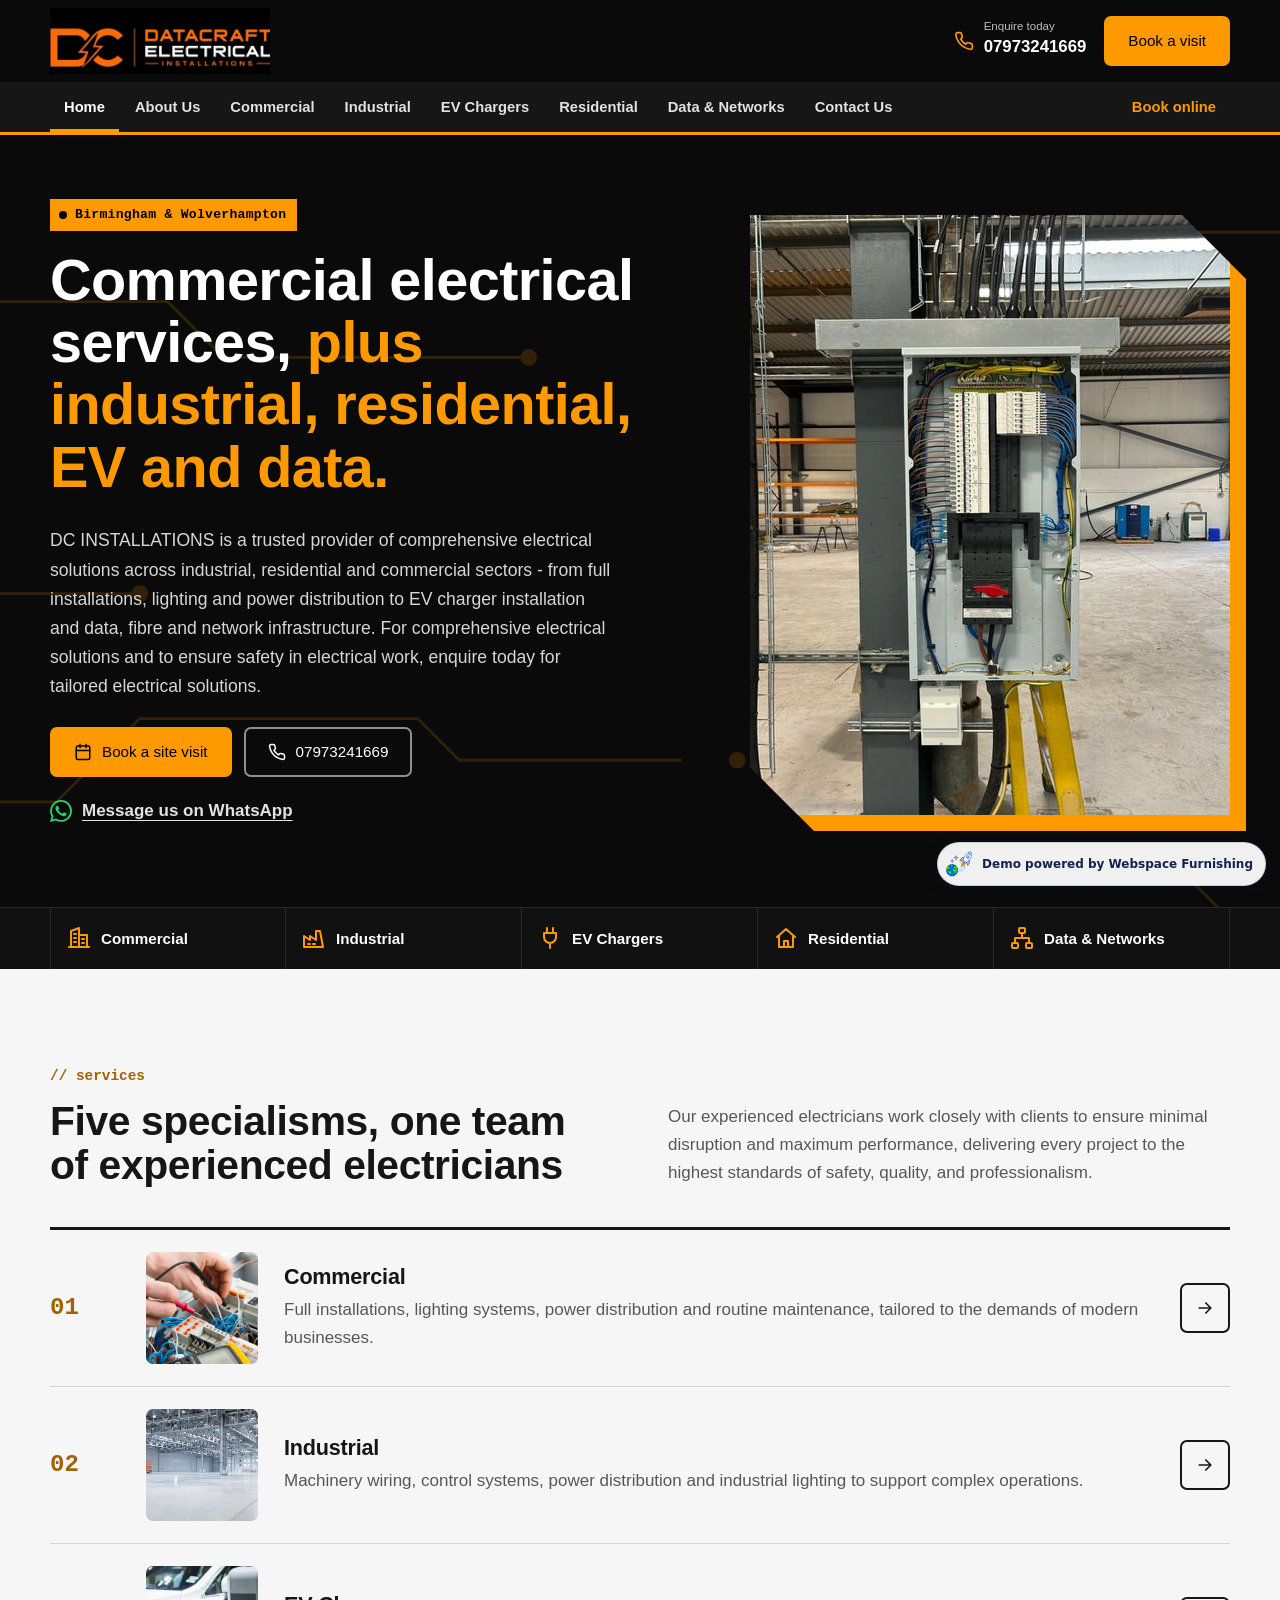
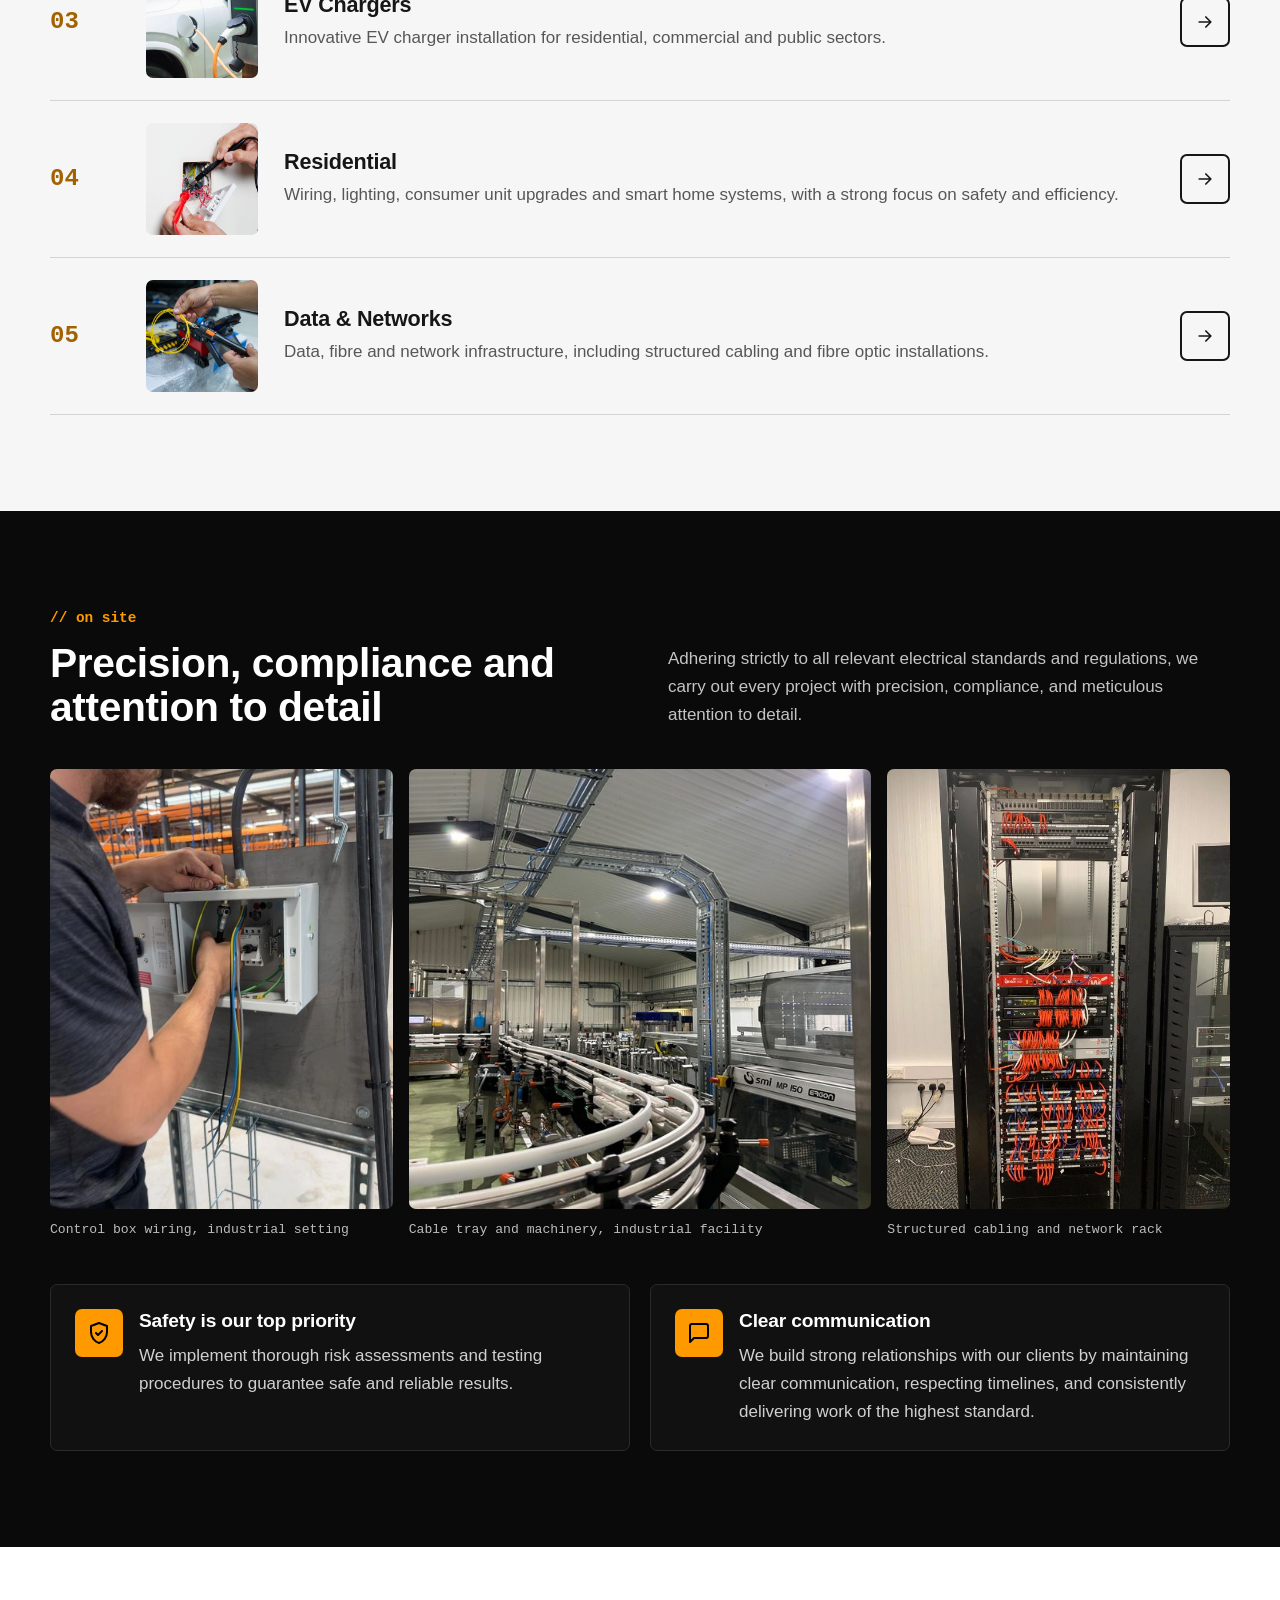
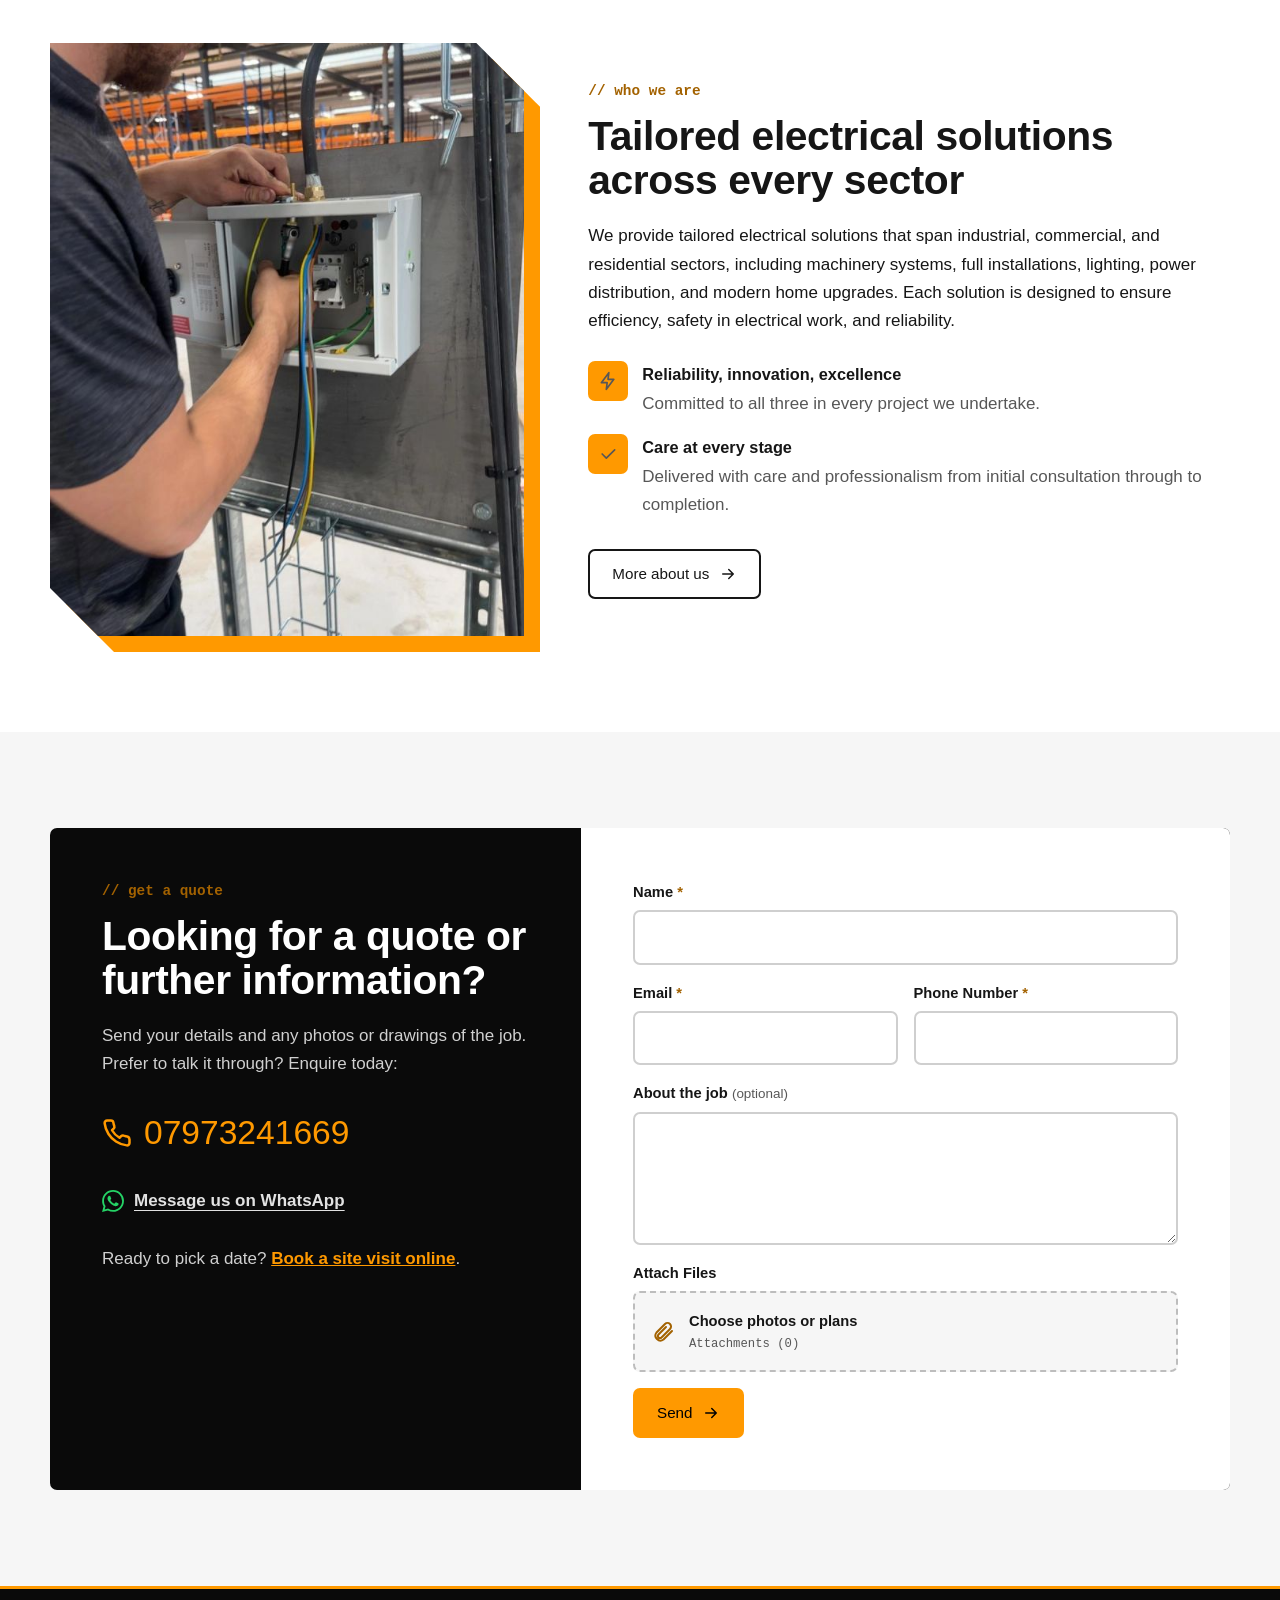
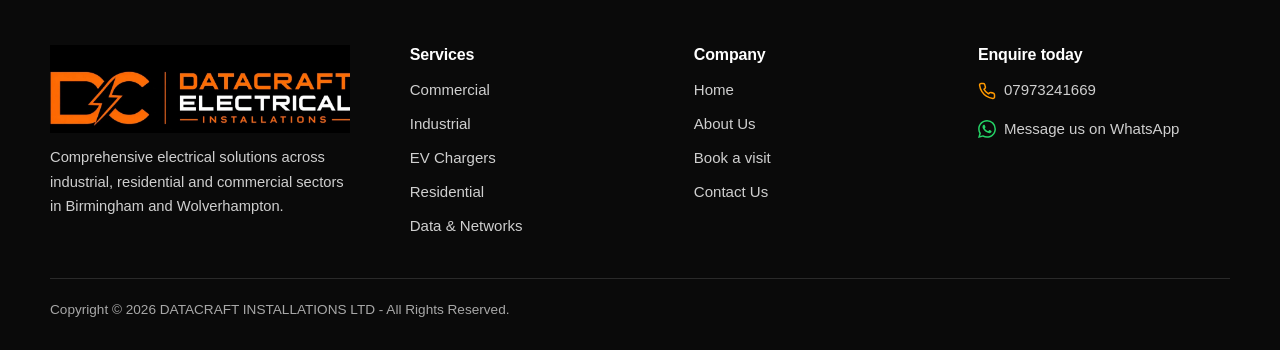
<file: index.html>
<!DOCTYPE html>
<html lang="en-GB">
<head>
<meta charset="utf-8">
<meta name="viewport" content="width=device-width, initial-scale=1">
<title>DC INSTALLATIONS - Commercial Electrical Services Expert | Birmingham &amp; Wolverhampton</title>
<meta name="description" content="DC INSTALLATIONS: commercial, industrial and residential electrical services, EV charger installation and data, fibre and network cabling in Birmingham and Wolverhampton. Call 07973241669.">
<link rel="stylesheet" href="styles.css">
</head>
<body>
<svg width="0" height="0" style="position:absolute" aria-hidden="true" focusable="false">
<symbol id="i-bolt" viewBox="0 0 24 24"><path d="M13 2 4 14h7l-1 8 9-12h-7l1-8z"/></symbol>
<symbol id="i-building" viewBox="0 0 24 24"><path d="M4 21V5l8-3v19M12 9h8v12M7 8h2M7 12h2M7 16h2M15 13h2M15 17h2M2 21h20"/></symbol>
<symbol id="i-factory" viewBox="0 0 24 24"><path d="M2 21V10l6 4v-4l6 4V5h4l3 16H2zM6 18h2M11 18h2"/></symbol>
<symbol id="i-ev" viewBox="0 0 24 24"><path d="M9 2v5M15 2v5M6 7h12v4a6 6 0 0 1-12 0V7zM12 17v5"/></symbol>
<symbol id="i-home" viewBox="0 0 24 24"><path d="M3 11 12 3l9 8M5 9.5V21h14V9.5M10 21v-6h4v6"/></symbol>
<symbol id="i-net" viewBox="0 0 24 24"><rect x="9" y="2" width="6" height="5" rx="1"/><rect x="2" y="17" width="6" height="5" rx="1"/><rect x="16" y="17" width="6" height="5" rx="1"/><path d="M12 7v5M5 17v-5h14v5"/></symbol>
<symbol id="i-arrow" viewBox="0 0 24 24"><path d="M5 12h14M13 6l6 6-6 6"/></symbol>
<symbol id="i-phone" viewBox="0 0 24 24"><path d="M22 16.9v3a2 2 0 0 1-2.2 2 19.8 19.8 0 0 1-8.6-3.1 19.5 19.5 0 0 1-6-6A19.8 19.8 0 0 1 2.1 4.2 2 2 0 0 1 4.1 2h3a2 2 0 0 1 2 1.7c.1.9.4 1.8.7 2.7a2 2 0 0 1-.5 2.1L8 9.8a16 16 0 0 0 6 6l1.3-1.3a2 2 0 0 1 2.1-.4c.9.3 1.8.6 2.7.7a2 2 0 0 1 1.7 2z"/></symbol>
<symbol id="i-shield" viewBox="0 0 24 24"><path d="M12 2 4 5v6c0 5 3.5 9.5 8 11 4.5-1.5 8-6 8-11V5l-8-3z"/><path d="m9 12 2 2 4-4"/></symbol>
<symbol id="i-check" viewBox="0 0 24 24"><path d="m5 12 5 5L20 7"/></symbol>
<symbol id="i-clip" viewBox="0 0 24 24"><path d="m21 11-8.5 8.5a5 5 0 0 1-7-7L14 4a3.5 3.5 0 0 1 5 5l-8.5 8.5a2 2 0 0 1-3-3L15 7"/></symbol>
<symbol id="i-cal" viewBox="0 0 24 24"><rect x="3" y="4" width="18" height="18" rx="2"/><path d="M16 2v4M8 2v4M3 10h18"/></symbol>
<symbol id="i-chat" viewBox="0 0 24 24"><path d="M21 15a2 2 0 0 1-2 2H7l-4 4V5a2 2 0 0 1 2-2h14a2 2 0 0 1 2 2z"/></symbol>
<symbol id="i-wa" viewBox="0 0 24 24"><path fill="currentColor" stroke="none" d="M17.472 14.382c-.297-.149-1.758-.867-2.03-.967-.273-.099-.471-.148-.67.15-.197.297-.767.966-.94 1.164-.173.199-.347.223-.644.075-.297-.15-1.255-.463-2.39-1.475-.883-.788-1.48-1.761-1.653-2.059-.173-.297-.018-.458.13-.606.134-.133.298-.347.446-.52.149-.174.198-.298.298-.497.099-.198.05-.371-.025-.52-.075-.149-.669-1.612-.916-2.207-.242-.579-.487-.5-.669-.51-.173-.008-.371-.01-.57-.01-.198 0-.52.074-.792.372-.272.297-1.04 1.016-1.04 2.479 0 1.462 1.065 2.875 1.213 3.074.149.198 2.096 3.2 5.077 4.487.709.306 1.262.489 1.694.625.712.227 1.36.195 1.871.118.571-.085 1.758-.719 2.006-1.413.248-.694.248-1.289.173-1.413-.074-.124-.272-.198-.57-.347m-5.421 7.403h-.004a9.87 9.87 0 0 1-5.031-1.378l-.361-.214-3.741.982.998-3.648-.235-.374a9.86 9.86 0 0 1-1.51-5.26c.001-5.45 4.436-9.884 9.888-9.884 2.64 0 5.122 1.03 6.988 2.898a9.825 9.825 0 0 1 2.893 6.994c-.003 5.45-4.437 9.884-9.885 9.884m8.413-18.297A11.815 11.815 0 0 0 12.05 0C5.495 0 .16 5.335.157 11.892c0 2.096.547 4.142 1.588 5.945L.057 24l6.305-1.654a11.882 11.882 0 0 0 5.683 1.448h.005c6.554 0 11.89-5.335 11.893-11.893a11.821 11.821 0 0 0-3.48-8.413z"/></symbol>
</svg>
<a class="skip" href="#main">Skip to content</a>

<header class="site-header">
  <div class="wrap head-row">
    <a class="brand" href="index.html"><img src="source-website/assets/image-2.jpg" alt="DC INSTALLATIONS - Datacraft Electrical Installations, home" width="500" height="200"></a>
    <div class="head-actions">
      <a class="head-call" href="tel:07973241669"><svg class="i" aria-hidden="true"><use href="#i-phone"/></svg><span><small>Enquire today</small>07973241669</span></a>
      <a class="btn btn-orange" href="booking.html">Book a visit</a>
    </div>
  </div>
  <nav class="main-nav" aria-label="Main">
    <ul class="wrap">
      <li><a href="index.html">Home</a></li>
      <li><a href="about.html">About Us</a></li>
      <li><a href="services.html#commercial">Commercial</a></li>
      <li><a href="services.html#industrial">Industrial</a></li>
      <li><a href="services.html#ev-chargers">EV Chargers</a></li>
      <li><a href="services.html#residential">Residential</a></li>
      <li><a href="services.html#data-networks">Data &amp; Networks</a></li>
      <li><a href="booking.html#contact">Contact Us</a></li>
      <li class="nav-book"><a href="booking.html">Book online</a></li>
    </ul>
  </nav>
</header>

<main id="main">
  <section class="hero" aria-labelledby="hero-title">
    <svg class="hero-lines" viewBox="0 0 1200 600" preserveAspectRatio="xMidYMid slice" aria-hidden="true" focusable="false"><g fill="none" stroke="#ff9900" stroke-width="2"><path d="M0 120h260l40 40h220"/><path d="M0 480h180l60-60h200l30 30h160"/><path d="M1200 70H980l-50 50H780"/><path d="M1200 560H1020l-40-40H860"/><path d="M0 300h90l30 30h120"/></g><g fill="#ff9900"><circle cx="520" cy="160" r="6"/><circle cx="670" cy="450" r="6"/><circle cx="780" cy="120" r="6"/><circle cx="860" cy="520" r="6"/><circle cx="240" cy="330" r="6"/></g></svg>
    <div class="wrap hero-grid">
      <div class="hero-title">
        <span class="tag">Birmingham &amp; Wolverhampton</span>
        <h1 id="hero-title">Commercial electrical services, <span>plus industrial, residential, EV and data.</span></h1>
      </div>
      <div class="hero-photo">
        <div class="frame">
          <img src="source-website/assets/image-13.jpg" alt="Newly installed electrical distribution board with neatly dressed wiring on a steel column inside an industrial unit" width="600" height="750">
        </div>
      </div>
      <div class="hero-copy">
        <p class="lead">DC INSTALLATIONS is a trusted provider of comprehensive electrical solutions across industrial, residential and commercial sectors - from full installations, lighting and power distribution to EV charger installation and data, fibre and network infrastructure. For comprehensive electrical solutions and to ensure safety in electrical work, enquire today for tailored electrical solutions.</p>
        <div class="cta-row">
          <a class="btn btn-orange" href="booking.html"><svg class="i" aria-hidden="true"><use href="#i-cal"/></svg>Book a site visit</a>
          <a class="btn btn-line" href="tel:07973241669"><svg class="i" aria-hidden="true"><use href="#i-phone"/></svg>07973241669</a>
        </div>
        <a class="wa-link" href="https://wa.me/447973241669"><svg class="i" aria-hidden="true"><use href="#i-wa"/></svg>Message us on WhatsApp</a>
      </div>
    </div>
    <nav class="sectors" aria-label="Our sectors">
      <ul class="wrap">
        <li><a href="services.html#commercial"><svg class="i" aria-hidden="true"><use href="#i-building"/></svg>Commercial</a></li>
        <li><a href="services.html#industrial"><svg class="i" aria-hidden="true"><use href="#i-factory"/></svg>Industrial</a></li>
        <li><a href="services.html#ev-chargers"><svg class="i" aria-hidden="true"><use href="#i-ev"/></svg>EV Chargers</a></li>
        <li><a href="services.html#residential"><svg class="i" aria-hidden="true"><use href="#i-home"/></svg>Residential</a></li>
        <li><a href="services.html#data-networks"><svg class="i" aria-hidden="true"><use href="#i-net"/></svg>Data &amp; Networks</a></li>
      </ul>
    </nav>
  </section>

  <section class="sec sec-grey" id="services" aria-labelledby="services-title">
    <div class="wrap">
      <div class="sec-head">
        <div><span class="ref">// services</span><h2 id="services-title">Five specialisms, one team of experienced electricians</h2></div>
        <p>Our experienced electricians work closely with clients to ensure minimal disruption and maximum performance, delivering every project to the highest standards of safety, quality, and professionalism.</p>
      </div>
      <ol class="schedule">
        <li><a class="row" href="services.html#commercial"><span class="num">01</span><img src="source-website/assets/image-3.jpg" alt="" width="365" height="365" loading="lazy"><span><h3>Commercial</h3><p>Full installations, lighting systems, power distribution and routine maintenance, tailored to the demands of modern businesses.</p></span><span class="go" aria-hidden="true"><svg class="i"><use href="#i-arrow"/></svg></span></a></li>
        <li><a class="row" href="services.html#industrial"><span class="num">02</span><img src="source-website/assets/image-4.jpg" alt="" width="365" height="365" loading="lazy"><span><h3>Industrial</h3><p>Machinery wiring, control systems, power distribution and industrial lighting to support complex operations.</p></span><span class="go" aria-hidden="true"><svg class="i"><use href="#i-arrow"/></svg></span></a></li>
        <li><a class="row" href="services.html#ev-chargers"><span class="num">03</span><img src="source-website/assets/image-6.jpg" alt="" width="365" height="365" loading="lazy"><span><h3>EV Chargers</h3><p>Innovative EV charger installation for residential, commercial and public sectors.</p></span><span class="go" aria-hidden="true"><svg class="i"><use href="#i-arrow"/></svg></span></a></li>
        <li><a class="row" href="services.html#residential"><span class="num">04</span><img src="source-website/assets/image-5.jpg" alt="" width="365" height="365" loading="lazy"><span><h3>Residential</h3><p>Wiring, lighting, consumer unit upgrades and smart home systems, with a strong focus on safety and efficiency.</p></span><span class="go" aria-hidden="true"><svg class="i"><use href="#i-arrow"/></svg></span></a></li>
        <li><a class="row" href="services.html#data-networks"><span class="num">05</span><img src="source-website/assets/image-7.jpg" alt="" width="365" height="365" loading="lazy"><span><h3>Data &amp; Networks</h3><p>Data, fibre and network infrastructure, including structured cabling and fibre optic installations.</p></span><span class="go" aria-hidden="true"><svg class="i"><use href="#i-arrow"/></svg></span></a></li>
      </ol>
    </div>
  </section>

  <section class="sec sec-black" aria-labelledby="work-title">
    <div class="wrap">
      <div class="sec-head">
        <div><span class="ref">// on site</span><h2 id="work-title">Precision, compliance and attention to detail</h2></div>
        <p>Adhering strictly to all relevant electrical standards and regulations, we carry out every project with precision, compliance, and meticulous attention to detail.</p>
      </div>
      <div class="work-grid">
        <figure><img src="source-website/assets/image-9.jpg" alt="Technician wiring an electrical control box in an industrial setting" width="600" height="800" loading="lazy"><figcaption>Control box wiring, industrial setting</figcaption></figure>
        <figure><img src="source-website/assets/image-11.jpg" alt="Inside a modern industrial facility with overhead cable tray, conveyor belts and machinery" width="600" height="450" loading="lazy"><figcaption>Cable tray and machinery, industrial facility</figcaption></figure>
        <figure><img src="source-website/assets/image-14.jpg" alt="Network rack with neatly organised orange and blue patch cabling" width="600" height="800" loading="lazy"><figcaption>Structured cabling and network rack</figcaption></figure>
      </div>
      <div class="standards">
        <div class="standard"><span class="ico"><svg class="i" aria-hidden="true"><use href="#i-shield"/></svg></span><div><h3>Safety is our top priority</h3><p>We implement thorough risk assessments and testing procedures to guarantee safe and reliable results.</p></div></div>
        <div class="standard"><span class="ico"><svg class="i" aria-hidden="true"><use href="#i-chat"/></svg></span><div><h3>Clear communication</h3><p>We build strong relationships with our clients by maintaining clear communication, respecting timelines, and consistently delivering work of the highest standard.</p></div></div>
      </div>
    </div>
  </section>

  <section class="sec" aria-labelledby="about-title">
    <div class="wrap split">
      <div class="frame"><img src="source-website/assets/image-9.jpg" alt="Electrician fixing a control box above wire mesh cable tray in a warehouse" width="600" height="800" loading="lazy"></div>
      <div>
        <span class="ref">// who we are</span>
        <h2 id="about-title">Tailored electrical solutions across every sector</h2>
        <p>We provide tailored electrical solutions that span industrial, commercial, and residential sectors, including machinery systems, full installations, lighting, power distribution, and modern home upgrades. Each solution is designed to ensure efficiency, safety in electrical work, and reliability.</p>
        <ul class="points">
          <li><span class="ico"><svg class="i" aria-hidden="true"><use href="#i-bolt"/></svg></span><div><b>Reliability, innovation, excellence</b><span>Committed to all three in every project we undertake.</span></div></li>
          <li><span class="ico"><svg class="i" aria-hidden="true"><use href="#i-check"/></svg></span><div><b>Care at every stage</b><span>Delivered with care and professionalism from initial consultation through to completion.</span></div></li>
        </ul>
        <a class="btn btn-ghost" href="about.html">More about us <svg class="i" aria-hidden="true"><use href="#i-arrow"/></svg></a>
      </div>
    </div>
  </section>

  <section class="sec sec-grey" id="quote" aria-labelledby="quote-title">
    <div class="wrap">
      <div class="quote">
        <div class="quote-side">
          <span class="ref">// get a quote</span>
          <h2 id="quote-title">Looking for a quote or further information?</h2>
          <p>Send your details and any photos or drawings of the job. Prefer to talk it through? Enquire today:</p>
          <a class="big-call" href="tel:07973241669"><svg class="i" aria-hidden="true"><use href="#i-phone"/></svg>07973241669</a><br>
          <a class="wa-link" href="https://wa.me/447973241669"><svg class="i" aria-hidden="true"><use href="#i-wa"/></svg>Message us on WhatsApp</a>
          <p style="margin-top:24px">Ready to pick a date? <a href="booking.html" style="color:#ff9900;font-weight:700">Book a site visit online</a>.</p>
        </div>
        <form id="quote-form" class="quote-form" novalidate>
          <div class="field"><label for="q-name">Name <span class="req">*</span></label><input id="q-name" name="name" type="text" autocomplete="name" required></div>
          <div class="grid2">
            <div class="field"><label for="q-email">Email <span class="req">*</span></label><input id="q-email" name="email" type="email" autocomplete="email" required></div>
            <div class="field"><label for="q-phone">Phone Number <span class="req">*</span></label><input id="q-phone" name="phone" type="tel" autocomplete="tel" required></div>
          </div>
          <div class="field"><label for="q-details">About the job <span class="hint">(optional)</span></label><textarea id="q-details" name="details" rows="4"></textarea></div>
          <div class="field">
            <span class="lbl">Attach Files</span>
            <input id="q-files" name="files" type="file" multiple class="sr-only" data-count="q-count">
            <label class="file-drop" for="q-files"><svg class="i" aria-hidden="true"><use href="#i-clip"/></svg><span>Choose photos or plans<small id="q-count">Attachments (0)</small></span></label>
          </div>
          <button class="btn btn-orange" type="submit">Send <svg class="i" aria-hidden="true"><use href="#i-arrow"/></svg></button>
          <div class="status" id="quote-status" role="status" aria-live="polite"></div>
        </form>
      </div>
    </div>
  </section>
</main>

<footer class="site-footer">
  <div class="wrap foot-grid">
    <div><img class="foot-logo" src="source-website/assets/image-1.jpg" alt="DC INSTALLATIONS - Datacraft Electrical Installations" loading="lazy"><p>Comprehensive electrical solutions across industrial, residential and commercial sectors in Birmingham and Wolverhampton.</p></div>
    <div><h3>Services</h3><ul><li><a href="services.html#commercial">Commercial</a></li><li><a href="services.html#industrial">Industrial</a></li><li><a href="services.html#ev-chargers">EV Chargers</a></li><li><a href="services.html#residential">Residential</a></li><li><a href="services.html#data-networks">Data &amp; Networks</a></li></ul></div>
    <div><h3>Company</h3><ul><li><a href="index.html">Home</a></li><li><a href="about.html">About Us</a></li><li><a href="booking.html">Book a visit</a></li><li><a href="booking.html#contact">Contact Us</a></li></ul></div>
    <div><h3>Enquire today</h3><ul><li><a href="tel:07973241669"><svg class="i" aria-hidden="true"><use href="#i-phone"/></svg>07973241669</a></li><li><a class="wa" href="https://wa.me/447973241669"><svg class="i" aria-hidden="true"><use href="#i-wa"/></svg>Message us on WhatsApp</a></li></ul></div>
  </div>
  <div class="wrap legal">Copyright &copy; 2026 DATACRAFT INSTALLATIONS LTD - All Rights Reserved.</div>
</footer>
<nav class="mbar" aria-label="Quick actions"><a href="tel:07973241669"><svg class="i" aria-hidden="true"><use href="#i-phone"/></svg>07973241669</a><a href="booking.html"><svg class="i" aria-hidden="true"><use href="#i-cal"/></svg>Book a visit</a></nav>
<script src="app.js"></script>
<!-- webspace-furnishing-demo-badge --><style>#wf-demo-badge{all:initial;position:fixed;right:14px;bottom:14px;z-index:2147483646;display:flex;align-items:center;gap:8px;padding:6px 12px 6px 6px;border-radius:999px;background:rgba(255,255,255,.94);border:1px solid rgba(16,46,102,.16);box-shadow:0 4px 16px rgba(10,30,70,.18);font:600 12px/1.2 system-ui,-apple-system,"Segoe UI",Roboto,Arial,sans-serif;color:#10244f;letter-spacing:0;text-decoration:none;cursor:pointer;transition:box-shadow .15s,transform .15s,bottom .2s;-webkit-font-smoothing:antialiased}#wf-demo-badge:hover,#wf-demo-badge:focus-visible{box-shadow:0 6px 22px rgba(10,30,70,.28);transform:translateY(-1px)}#wf-demo-badge:focus-visible{outline:2px solid #1f6fd6;outline-offset:2px}#wf-demo-badge img{all:initial;display:block;width:30px;height:30px}#wf-demo-badge span{all:initial;font:inherit;color:inherit;white-space:nowrap}@media (max-width:520px){#wf-demo-badge{right:10px;bottom:10px;padding:4px 10px 4px 4px;font-size:11px}#wf-demo-badge img{width:24px;height:24px}}@media print{#wf-demo-badge{display:none}}</style><a id="wf-demo-badge" href="https://webspacefurnishing.uk/" target="_blank" rel="noopener" aria-label="Demo powered by Webspace Furnishing - visit webspacefurnishing.uk"><img src="[data-uri]" alt="" width="30" height="30"><span>Demo powered by Webspace Furnishing</span></a><script>(function(){var b=document.getElementById('wf-demo-badge');if(!b)return;var list=[],t;function scan(){list=[];var all=document.body.getElementsByTagName('*');for(var i=0;i<all.length;i++){var e=all[i];if(e===b||b.contains(e))continue;var s=getComputedStyle(e);if(s.position==='fixed'||(s.position==='sticky'&&s.bottom!=='auto'))list.push(e);}place();}function place(){b.style.bottom='';var h=window.innerHeight,lift=parseFloat(getComputedStyle(b).bottom)||14,r=b.getBoundingClientRect();for(var pass=0;pass<4;pass++){var top=h-lift-r.height,bottom=h-lift,moved=false;for(var i=0;i<list.length;i++){var q=list[i].getBoundingClientRect();if(!q.width||!q.height||q.top<h*0.4)continue;if(q.left<r.right&&q.right>r.left&&q.top<bottom&&q.bottom>top){lift=h-q.top+8;moved=true;}}if(!moved)break;}b.style.bottom=lift+'px';}function later(){clearTimeout(t);t=setTimeout(scan,150);}scan();window.addEventListener('load',scan);window.addEventListener('resize',later);window.addEventListener('scroll',later,{passive:true});})();</script></body>
</html>
</file>
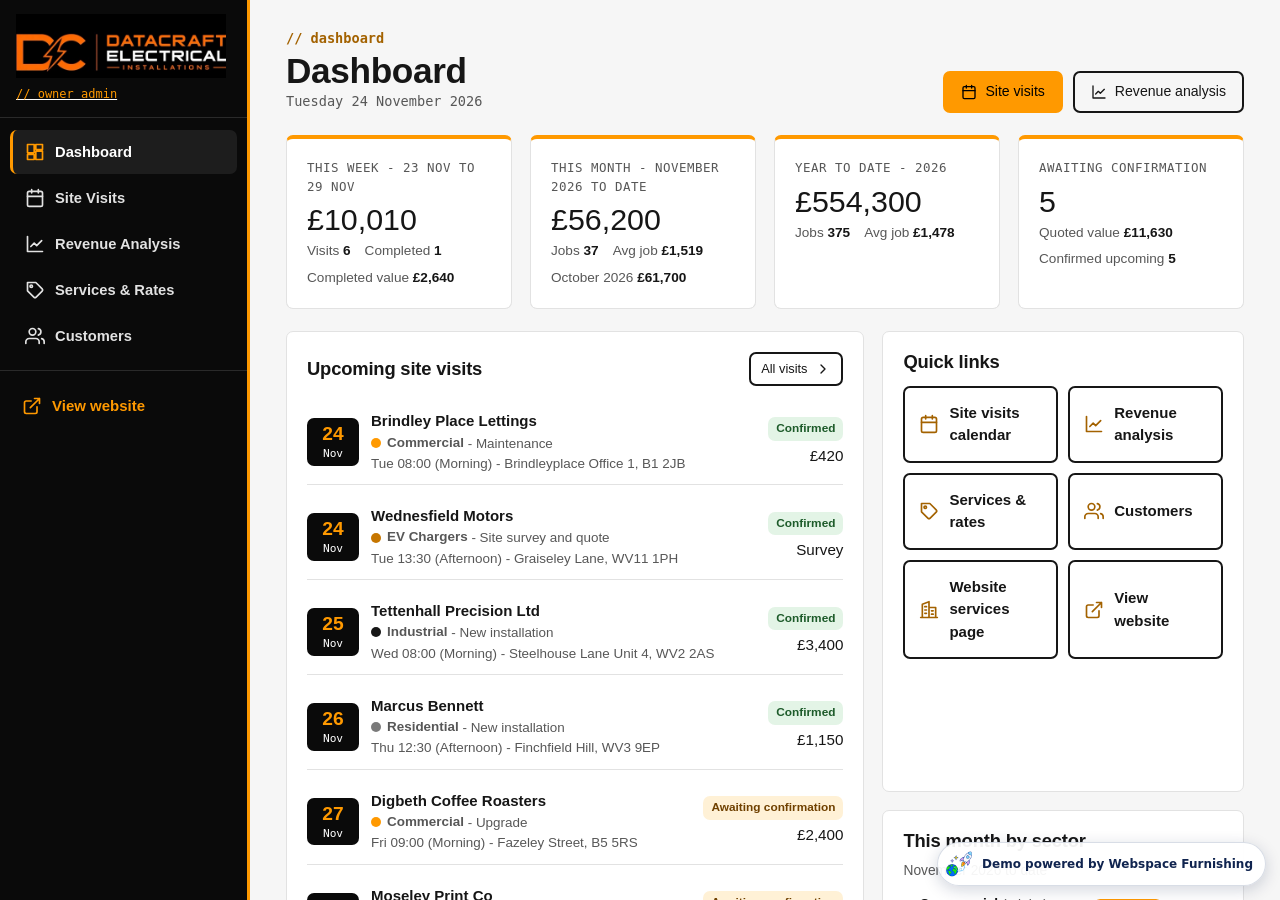
<file: Admin/index.html>
<!doctype html><html lang="en"><head><meta charset="utf-8"><meta name="robots" content="noindex"><meta http-equiv="refresh" content="0;url=../admin/"><link rel="canonical" href="../admin/"><title>Admin area</title></head><body><a href="../admin/">Open the admin area</a></body></html>
</file>
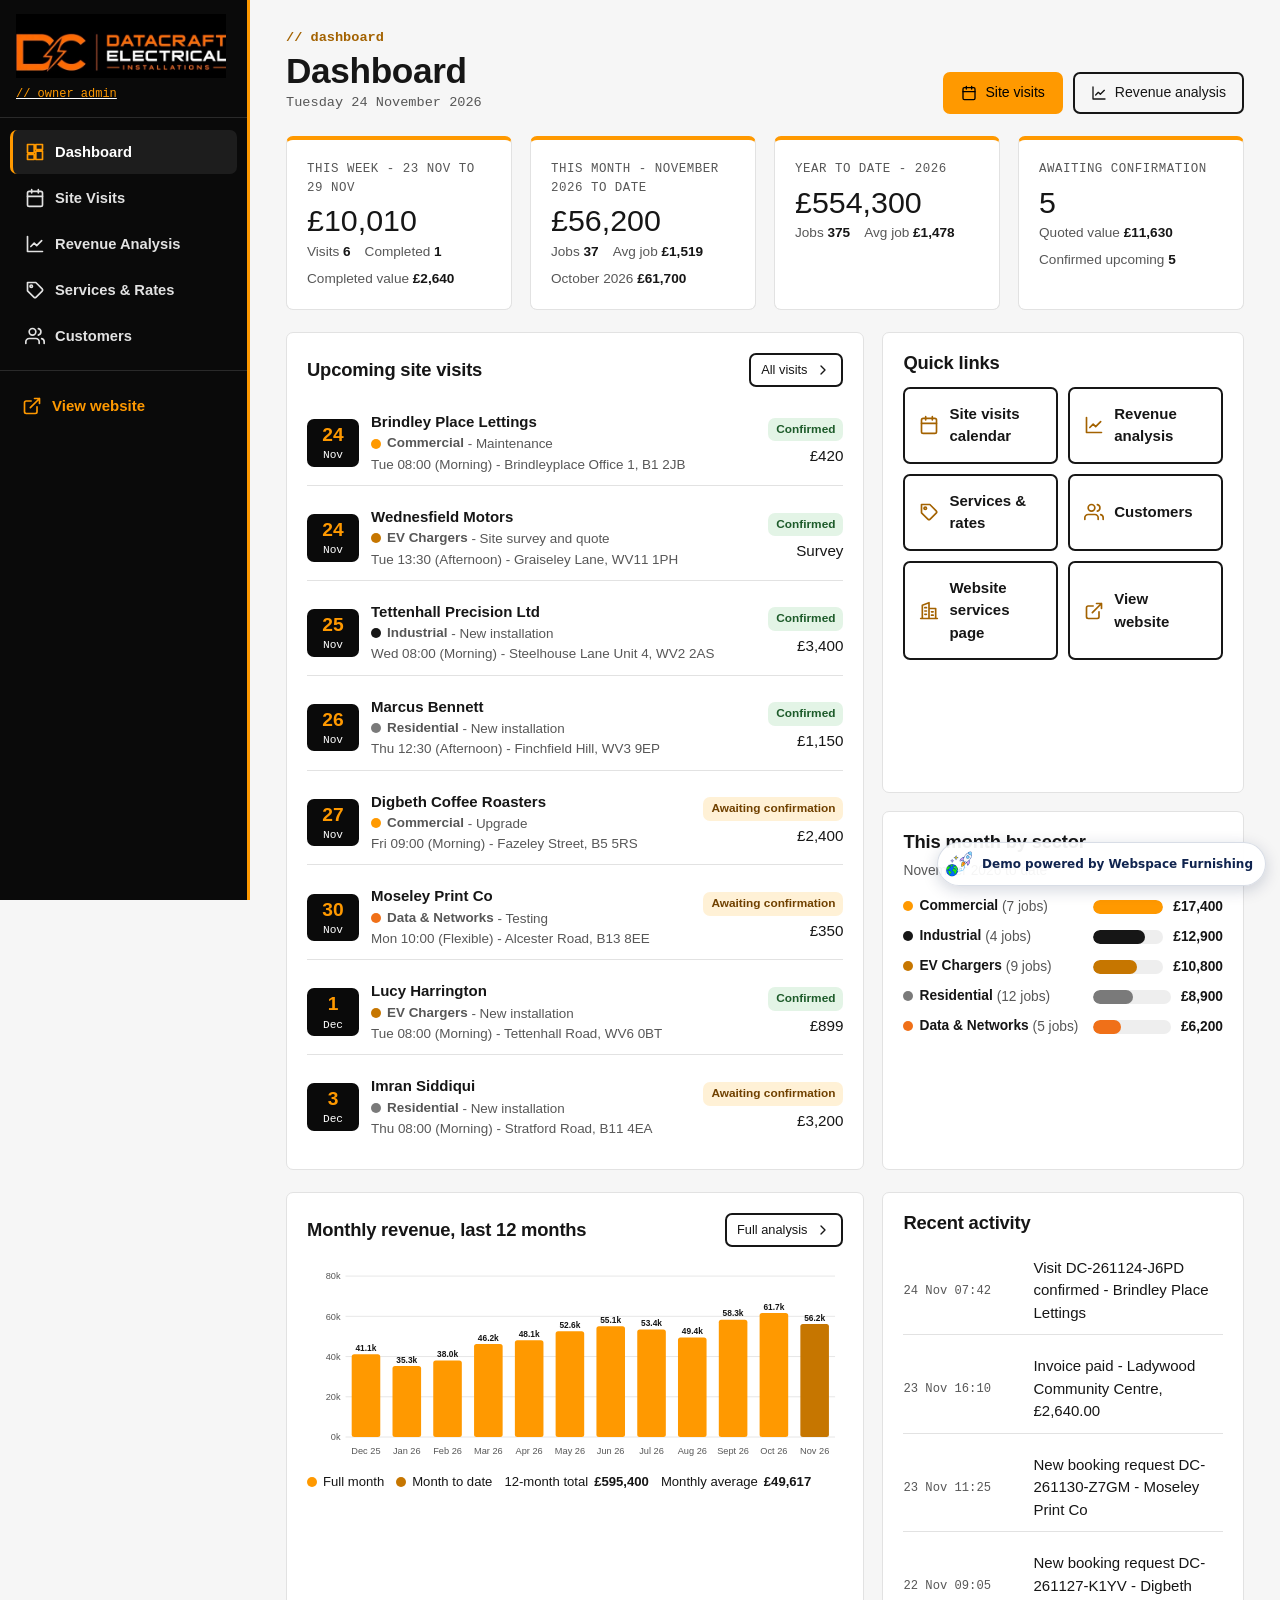
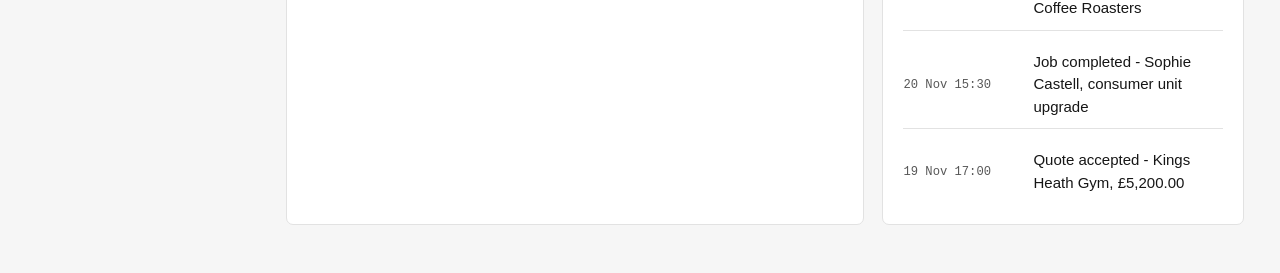
<file: admin/index.html>
<!DOCTYPE html>
<html lang="en-GB">
<head>
<meta charset="utf-8">
<meta name="viewport" content="width=device-width, initial-scale=1">
<meta name="robots" content="noindex">
<title>Dashboard | DC INSTALLATIONS Admin</title>
<link rel="stylesheet" href="../styles.css">
<link rel="stylesheet" href="admin.css">
<style>
.adm .adm-up-list li{grid-template-columns:auto minmax(0,1fr) auto}
.adm .adm-up-name{font-weight:700;display:block}
.adm .adm-up-meta{display:block;color:var(--grey);font-size:.84rem}
.adm .adm-up-right{text-align:right;display:grid;gap:4px;justify-items:end}
.adm .adm-up-value{font-family:var(--head);font-size:.95rem}
.adm .adm-act-list li{grid-template-columns:auto minmax(0,1fr)}
.adm .adm-act-time{font-family:var(--mono);font-size:.76rem;color:var(--grey);white-space:nowrap;min-width:118px}
.adm .adm-stat-row{display:flex;flex-wrap:wrap;gap:6px 14px;font-size:.85rem;color:var(--grey)}
.adm .adm-stat-row b{color:var(--ink)}
.adm .adm-chart-bar{fill:var(--orange)}
.adm .adm-chart-bar-mtd{fill:var(--amber)}
.adm .adm-chart text.adm-chart-val{fill:var(--ink);font-weight:700;font-size:10px}
@media (max-width:560px){.adm .adm-act-list li{grid-template-columns:minmax(0,1fr)}.adm .adm-act-time{min-width:0}}
</style>
</head>
<body class="adm">
<a class="adm-skip" href="#adm-main">Skip to content</a>
<div class="adm-shell">
  <aside class="adm-side" id="adm-sidebar" aria-label="Admin navigation"></aside>

  <main class="adm-main" id="adm-main" tabindex="-1">
    <div class="adm-top">
      <div>
        <span class="adm-kicker">// dashboard</span>
        <h1>Dashboard</h1>
        <span class="adm-date" id="adm-today"></span>
      </div>
      <div class="adm-actions">
        <a class="adm-btn" href="bookings.html" id="adm-top-visits"></a>
        <a class="adm-btn adm-btn-ghost" href="revenue.html" id="adm-top-rev"></a>
      </div>
    </div>

    <section aria-labelledby="adm-head-title">
      <h2 id="adm-head-title" class="sr-only">Headline figures</h2>
      <div class="adm-grid adm-grid-4" id="adm-stats"></div>
    </section>

    <div class="adm-grid adm-grid-main adm-section">
      <section class="adm-card" aria-labelledby="adm-up-title">
        <div class="adm-card-head">
          <h2 id="adm-up-title">Upcoming site visits</h2>
          <a class="adm-btn adm-btn-ghost adm-btn-sm" href="bookings.html" id="adm-up-all"></a>
        </div>
        <ul class="adm-list adm-up-list" id="adm-upcoming"></ul>
      </section>

      <div class="adm-grid">
        <section class="adm-card" aria-labelledby="adm-quick-title">
          <h2 id="adm-quick-title">Quick links</h2>
          <div class="adm-quick" id="adm-quick"></div>
        </section>
        <section class="adm-card" aria-labelledby="adm-sec-title">
          <div class="adm-card-head">
            <h2 id="adm-sec-title">This month by sector</h2>
            <span class="adm-muted" id="adm-sec-month"></span>
          </div>
          <div class="adm-bars" id="adm-sector-bars"></div>
        </section>
      </div>
    </div>

    <div class="adm-grid adm-grid-main adm-section">
      <section class="adm-card" aria-labelledby="adm-chart-title">
        <div class="adm-card-head">
          <h2 id="adm-chart-title">Monthly revenue, last 12 months</h2>
          <a class="adm-btn adm-btn-ghost adm-btn-sm" href="revenue.html" id="adm-chart-link"></a>
        </div>
        <div id="adm-chart-box"></div>
        <div class="adm-legend" id="adm-chart-legend"></div>
      </section>
      <section class="adm-card" aria-labelledby="adm-act-title">
        <h2 id="adm-act-title">Recent activity</h2>
        <ul class="adm-list adm-act-list" id="adm-activity"></ul>
      </section>
    </div>
  </main>
</div>

<script src="admin.js"></script>
<script>
(function(){
'use strict';
var D=window.ADMIN_DATA, A=window.ADM;
A.renderNav('adm-sidebar');

function pad(n){return String(n).padStart(2,'0');}
function iso(d){return d.getFullYear()+'-'+pad(d.getMonth()+1)+'-'+pad(d.getDate());}
function el(id){return document.getElementById(id);}

var today=D.today, t=A.parse(today);
el('adm-today').textContent=A.fmtDate(today,{weekday:'long',day:'numeric',month:'long',year:'numeric'});
el('adm-top-visits').innerHTML=A.icon('cal')+'Site visits';
el('adm-top-rev').innerHTML=A.icon('chart')+'Revenue analysis';
el('adm-up-all').innerHTML='All visits '+A.icon('right');
el('adm-chart-link').innerHTML='Full analysis '+A.icon('right');

/* This week: Monday to Sunday containing today */
var dow=(t.getDay()+6)%7;
var mon=new Date(t.getFullYear(),t.getMonth(),t.getDate()-dow);
var sun=new Date(mon.getFullYear(),mon.getMonth(),mon.getDate()+6);
var wStart=iso(mon), wEnd=iso(sun);
var live=D.bookings.filter(function(b){return b.status!=='cancelled';});
var week=live.filter(function(b){return b.date>=wStart&&b.date<=wEnd;});
var weekValue=week.reduce(function(a,b){return a+b.value;},0);
var weekDone=week.filter(function(b){return b.status==='completed';});
var weekDoneValue=weekDone.reduce(function(a,b){return a+b.value;},0);

/* This month (to date) and previous month */
var cur=D.monthly[D.monthly.length-1], prev=D.monthly[D.monthly.length-2];

/* Year to date */
var yr=today.slice(0,4);
var ytdMonths=D.monthly.filter(function(m){return m.month.slice(0,4)===yr;});
var ytd=ytdMonths.reduce(function(a,m){return a+m.total;},0);
var ytdJobs=ytdMonths.reduce(function(a,m){return a+m.jobs;},0);

/* Visit statuses */
var pending=D.bookings.filter(function(b){return b.status==='pending';});
var pendingValue=pending.reduce(function(a,b){return a+b.value;},0);
var upcoming=live.filter(function(b){return b.date>=today&&b.status!=='completed';}).sort(function(a,b){return (a.date+a.time)<(b.date+b.time)?-1:1;});
var confirmedUp=upcoming.filter(function(b){return b.status==='confirmed';});

function stat(label,value,rows){
 return '<div class="adm-card adm-stat"><div class="adm-stat-label">'+label+'</div><div class="adm-stat-value">'+value+'</div><div class="adm-stat-row">'+rows.map(function(r){return '<span>'+r[0]+' <b>'+r[1]+'</b></span>';}).join('')+'</div></div>';
}
var dShort={day:'numeric',month:'short'};
el('adm-stats').innerHTML=
 stat('This week - '+A.esc(A.fmtDate(wStart,dShort))+' to '+A.esc(A.fmtDate(wEnd,dShort)),A.money(weekValue),[['Visits',week.length],['Completed',weekDone.length],['Completed value',A.money(weekDoneValue)]])+
 stat('This month - '+A.esc(A.fmtMonth(cur.month,true))+' to date',A.money(cur.total),[['Jobs',cur.jobs],['Avg job',A.money(cur.total/cur.jobs)],[A.esc(A.fmtMonth(prev.month,true)),A.money(prev.total)]])+
 stat('Year to date - '+yr,A.money(ytd),[['Jobs',ytdJobs],['Avg job',A.money(ytd/ytdJobs)]])+
 stat('Awaiting confirmation',String(pending.length),[['Quoted value',A.money(pendingValue)],['Confirmed upcoming',confirmedUp.length]]);

/* Upcoming visits */
var svcName=function(k){return A.sector(k).name;};
el('adm-upcoming').innerHTML=upcoming.slice(0,8).map(function(b){
 var d=A.parse(b.date);
 return '<li><div class="adm-datebox"><b>'+d.getDate()+'</b><small>'+A.esc(d.toLocaleDateString('en-GB',{month:'short'}))+'</small></div>'+
  '<div><span class="adm-up-name">'+A.esc(b.customer)+'</span>'+
  '<span class="adm-up-meta">'+A.sectorTag(b.service)+' - '+A.esc(D.labels.jobType[b.jobType]||b.jobType)+'</span>'+
  '<span class="adm-up-meta">'+A.esc(A.fmtDate(b.date,{weekday:'short'}))+' '+A.esc(b.time)+' ('+A.esc(D.labels.window[b.window])+') - '+A.esc(b.site)+', '+A.esc(b.postcode)+'</span></div>'+
  '<div class="adm-up-right">'+A.badge(b.status)+'<span class="adm-up-value">'+(b.value?A.money(b.value):'Survey')+'</span></div></li>';
}).join('')||'<li><span class="adm-muted">No upcoming visits</span></li>';

/* Quick links */
var quick=[['bookings.html','cal','Site visits calendar'],['revenue.html','chart','Revenue analysis'],['services.html','tag','Services &amp; rates'],['customers.html','users','Customers'],['../services.html','building','Website services page'],['../index.html','ext','View website']];
el('adm-quick').innerHTML=quick.map(function(q){return '<a href="'+q[0]+'">'+A.icon(q[1])+q[2]+'</a>';}).join('');

/* Sector bars this month */
el('adm-sec-month').textContent=A.fmtMonth(cur.month,true)+' to date';
var maxS=Math.max.apply(null,D.sectors.map(function(s){return cur.sectors[s.key];}));
el('adm-sector-bars').innerHTML=D.sectors.slice().sort(function(a,b){return cur.sectors[b.key]-cur.sectors[a.key];}).map(function(s){
 var v=cur.sectors[s.key];
 return '<div class="adm-bar-row"><span>'+A.sectorTag(s.key)+' <span class="adm-muted">('+cur.sectorJobs[s.key]+' jobs)</span></span><div class="adm-bar-track" aria-hidden="true"><div class="adm-bar-fill" style="width:'+(v/maxS*100).toFixed(1)+'%;background:'+s.color+'"></div></div><b>'+A.money(v)+'</b></div>';
}).join('');

/* 12 month chart */
(function(){
 var W=640,H=240,L=46,R=10,T=18,B=30,cw=W-L-R,ch=H-T-B;
 var max=Math.max.apply(null,D.monthly.map(function(m){return m.total;}));
 var top=Math.ceil(max/20000)*20000;
 var bw=cw/D.monthly.length, g='';
 for(var y=0;y<=top;y+=20000){var yy=T+ch-(y/top)*ch;g+='<line x1="'+L+'" x2="'+(W-R)+'" y1="'+yy+'" y2="'+yy+'" stroke="#e2e2e2"/><text x="'+(L-6)+'" y="'+(yy+4)+'" text-anchor="end">'+(y/1000)+'k</text>';}
 var bars=D.monthly.map(function(m,i){
  var h=(m.total/top)*ch, x=L+i*bw+bw*0.15, w=bw*0.7, yy=T+ch-h, last=i===D.monthly.length-1;
  return '<rect class="'+(last?'adm-chart-bar-mtd':'adm-chart-bar')+'" x="'+x.toFixed(1)+'" y="'+yy.toFixed(1)+'" width="'+w.toFixed(1)+'" height="'+h.toFixed(1)+'" rx="3"><title>'+A.esc(A.fmtMonth(m.month,true))+': '+A.money(m.total)+'</title></rect>'+
   '<text class="adm-chart-val" x="'+(x+w/2).toFixed(1)+'" y="'+(yy-4).toFixed(1)+'" text-anchor="middle">'+(m.total/1000).toFixed(1)+'k</text>'+
   '<text x="'+(x+w/2).toFixed(1)+'" y="'+(H-10)+'" text-anchor="middle">'+A.esc(A.fmtMonth(m.month))+'</text>';
 }).join('');
 var first=D.monthly[0];
 el('adm-chart-box').innerHTML='<svg class="adm-chart" viewBox="0 0 '+W+' '+H+'" role="img" aria-labelledby="adm-chart-desc"><title id="adm-chart-desc">Monthly revenue from '+A.esc(A.fmtMonth(first.month,true))+' to '+A.esc(A.fmtMonth(cur.month,true))+'</title>'+g+bars+'</svg>';
 var total12=D.monthly.reduce(function(a,m){return a+m.total;},0);
 el('adm-chart-legend').innerHTML='<span><span class="adm-dot" style="background:var(--orange)"></span>Full month</span><span><span class="adm-dot" style="background:var(--amber)"></span>Month to date</span><span>12-month total <b>'+A.money(total12)+'</b></span><span>Monthly average <b>'+A.money(total12/D.monthly.length)+'</b></span>';
})();

/* Recent activity */
el('adm-activity').innerHTML=D.activity.map(function(a){
 var p=a.at.split(' ');
 return '<li><span class="adm-act-time">'+A.esc(A.fmtDate(p[0],{day:'numeric',month:'short'}))+' '+A.esc(p[1])+'</span><span>'+A.esc(a.text)+'</span></li>';
}).join('');
})();
</script>
<!-- webspace-furnishing-demo-badge --><style>#wf-demo-badge{all:initial;position:fixed;right:14px;bottom:14px;z-index:2147483646;display:flex;align-items:center;gap:8px;padding:6px 12px 6px 6px;border-radius:999px;background:rgba(255,255,255,.94);border:1px solid rgba(16,46,102,.16);box-shadow:0 4px 16px rgba(10,30,70,.18);font:600 12px/1.2 system-ui,-apple-system,"Segoe UI",Roboto,Arial,sans-serif;color:#10244f;letter-spacing:0;text-decoration:none;cursor:pointer;transition:box-shadow .15s,transform .15s,bottom .2s;-webkit-font-smoothing:antialiased}#wf-demo-badge:hover,#wf-demo-badge:focus-visible{box-shadow:0 6px 22px rgba(10,30,70,.28);transform:translateY(-1px)}#wf-demo-badge:focus-visible{outline:2px solid #1f6fd6;outline-offset:2px}#wf-demo-badge img{all:initial;display:block;width:30px;height:30px}#wf-demo-badge span{all:initial;font:inherit;color:inherit;white-space:nowrap}@media (max-width:520px){#wf-demo-badge{right:10px;bottom:10px;padding:4px 10px 4px 4px;font-size:11px}#wf-demo-badge img{width:24px;height:24px}}@media print{#wf-demo-badge{display:none}}</style><a id="wf-demo-badge" href="https://webspacefurnishing.uk/" target="_blank" rel="noopener" aria-label="Demo powered by Webspace Furnishing - visit webspacefurnishing.uk"><img src="[data-uri]" alt="" width="30" height="30"><span>Demo powered by Webspace Furnishing</span></a><script>(function(){var b=document.getElementById('wf-demo-badge');if(!b)return;var list=[],t;function scan(){list=[];var all=document.body.getElementsByTagName('*');for(var i=0;i<all.length;i++){var e=all[i];if(e===b||b.contains(e))continue;var s=getComputedStyle(e);if(s.position==='fixed'||(s.position==='sticky'&&s.bottom!=='auto'))list.push(e);}place();}function place(){b.style.bottom='';var h=window.innerHeight,lift=parseFloat(getComputedStyle(b).bottom)||14,r=b.getBoundingClientRect();for(var pass=0;pass<4;pass++){var top=h-lift-r.height,bottom=h-lift,moved=false;for(var i=0;i<list.length;i++){var q=list[i].getBoundingClientRect();if(!q.width||!q.height||q.top<h*0.4)continue;if(q.left<r.right&&q.right>r.left&&q.top<bottom&&q.bottom>top){lift=h-q.top+8;moved=true;}}if(!moved)break;}b.style.bottom=lift+'px';}function later(){clearTimeout(t);t=setTimeout(scan,150);}scan();window.addEventListener('load',scan);window.addEventListener('resize',later);window.addEventListener('scroll',later,{passive:true});})();</script></body>
</html>
</file>
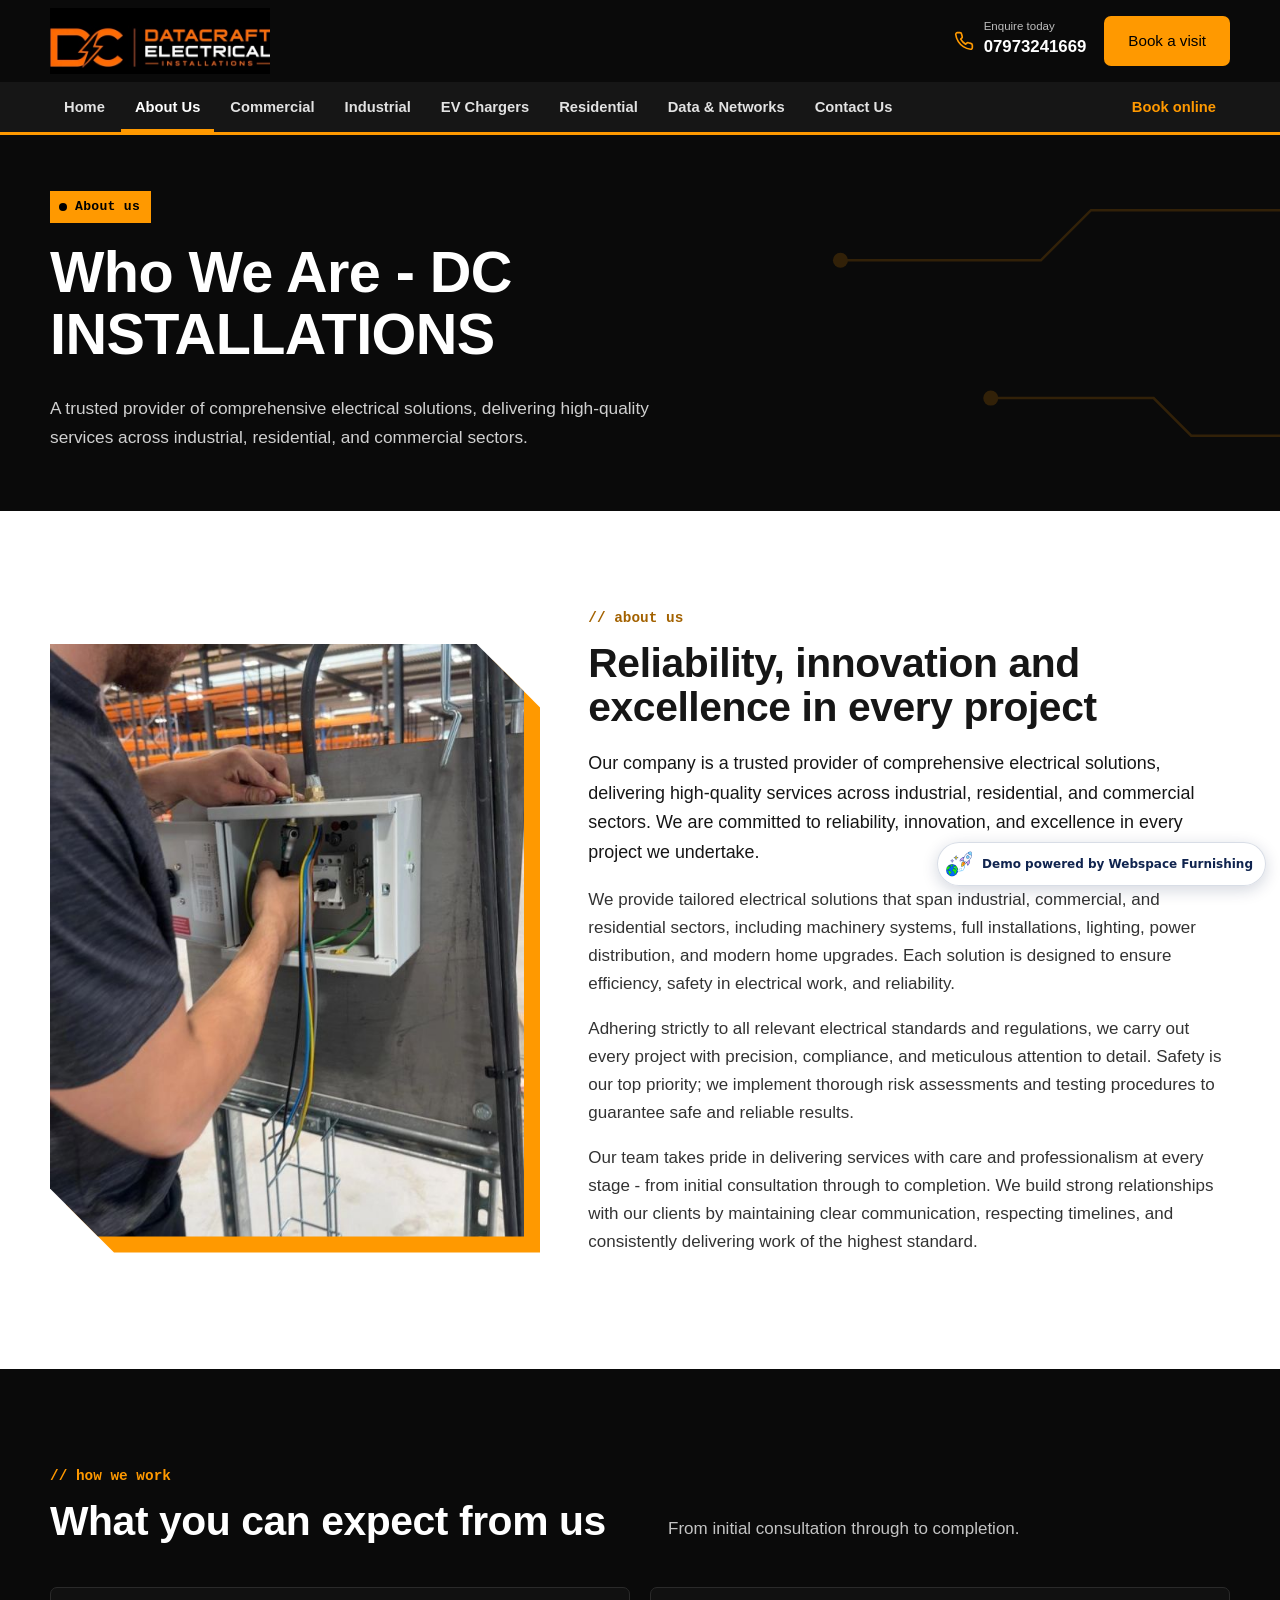
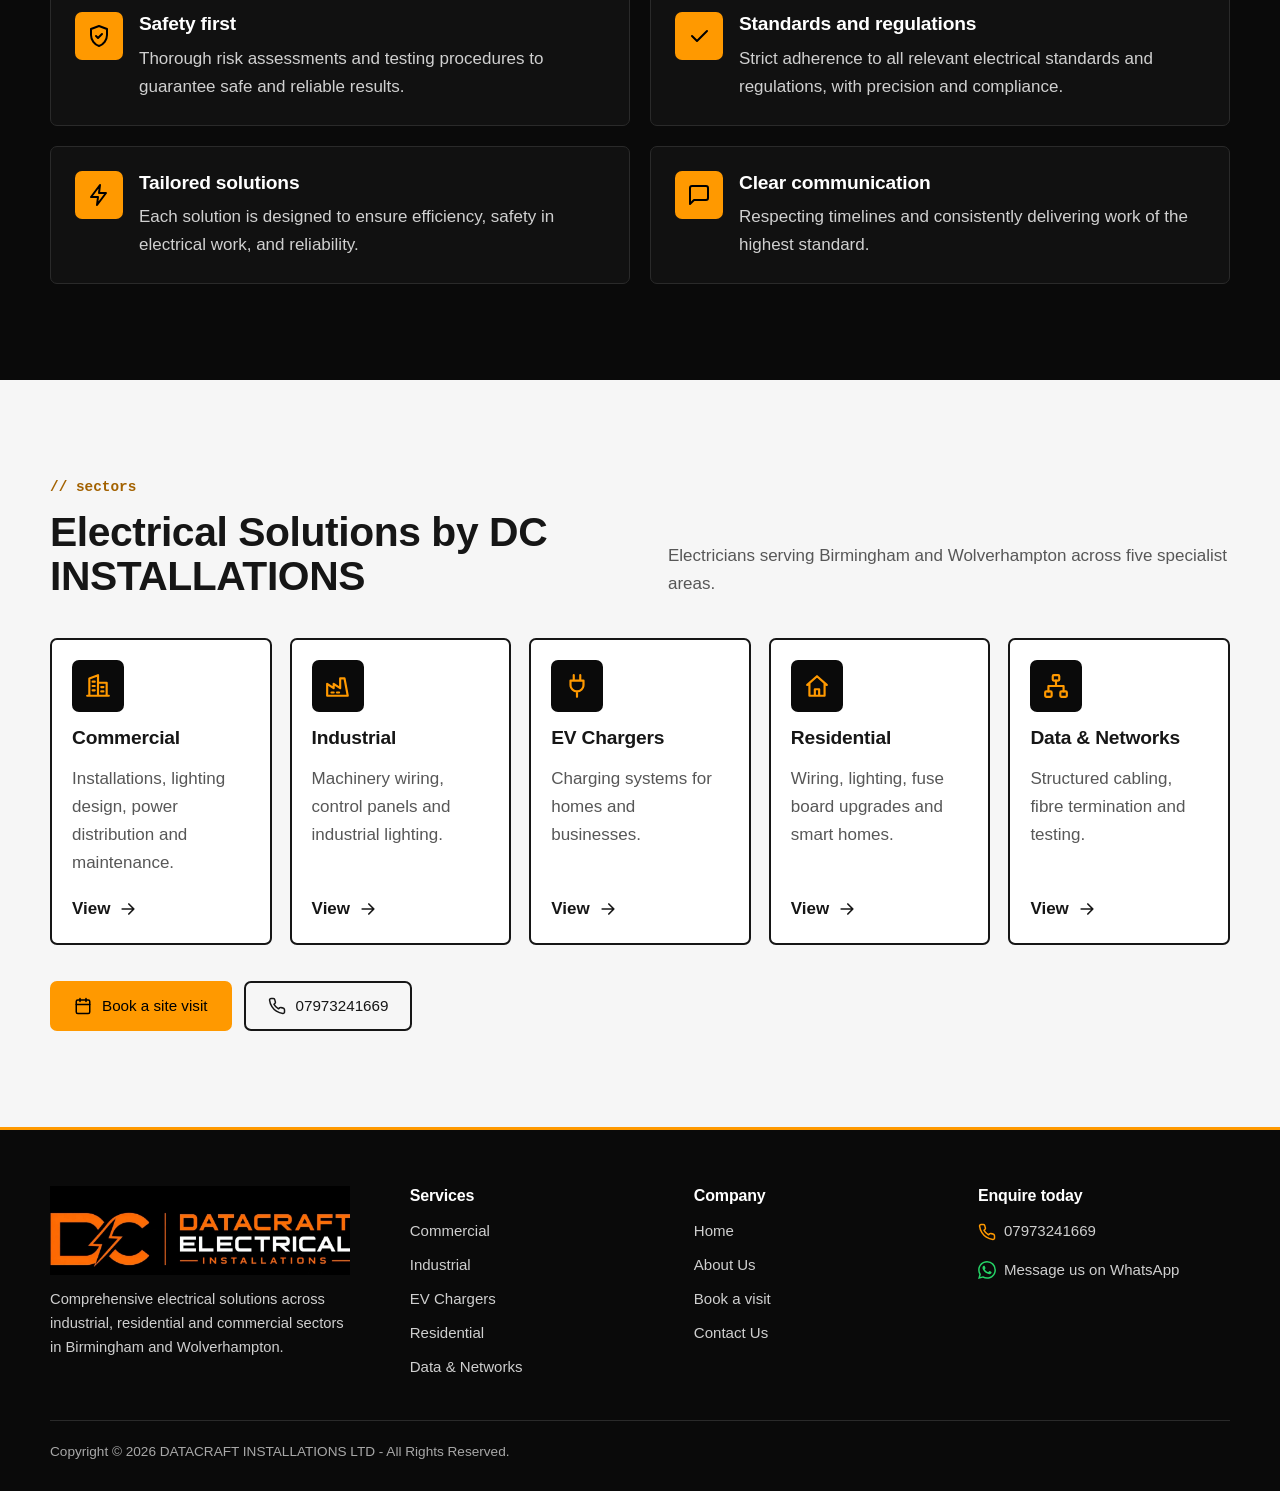
<file: about.html>
<!DOCTYPE html>
<html lang="en-GB">
<head>
<meta charset="utf-8">
<meta name="viewport" content="width=device-width, initial-scale=1">
<title>Who We Are | DC INSTALLATIONS - Comprehensive Electrical Solutions</title>
<meta name="description" content="DC INSTALLATIONS is a trusted provider of comprehensive electrical solutions across industrial, residential and commercial sectors.">
<link rel="stylesheet" href="styles.css">
</head>
<body>
<svg width="0" height="0" style="position:absolute" aria-hidden="true" focusable="false">
<symbol id="i-bolt" viewBox="0 0 24 24"><path d="M13 2 4 14h7l-1 8 9-12h-7l1-8z"/></symbol>
<symbol id="i-building" viewBox="0 0 24 24"><path d="M4 21V5l8-3v19M12 9h8v12M7 8h2M7 12h2M7 16h2M15 13h2M15 17h2M2 21h20"/></symbol>
<symbol id="i-factory" viewBox="0 0 24 24"><path d="M2 21V10l6 4v-4l6 4V5h4l3 16H2zM6 18h2M11 18h2"/></symbol>
<symbol id="i-ev" viewBox="0 0 24 24"><path d="M9 2v5M15 2v5M6 7h12v4a6 6 0 0 1-12 0V7zM12 17v5"/></symbol>
<symbol id="i-home" viewBox="0 0 24 24"><path d="M3 11 12 3l9 8M5 9.5V21h14V9.5M10 21v-6h4v6"/></symbol>
<symbol id="i-net" viewBox="0 0 24 24"><rect x="9" y="2" width="6" height="5" rx="1"/><rect x="2" y="17" width="6" height="5" rx="1"/><rect x="16" y="17" width="6" height="5" rx="1"/><path d="M12 7v5M5 17v-5h14v5"/></symbol>
<symbol id="i-arrow" viewBox="0 0 24 24"><path d="M5 12h14M13 6l6 6-6 6"/></symbol>
<symbol id="i-phone" viewBox="0 0 24 24"><path d="M22 16.9v3a2 2 0 0 1-2.2 2 19.8 19.8 0 0 1-8.6-3.1 19.5 19.5 0 0 1-6-6A19.8 19.8 0 0 1 2.1 4.2 2 2 0 0 1 4.1 2h3a2 2 0 0 1 2 1.7c.1.9.4 1.8.7 2.7a2 2 0 0 1-.5 2.1L8 9.8a16 16 0 0 0 6 6l1.3-1.3a2 2 0 0 1 2.1-.4c.9.3 1.8.6 2.7.7a2 2 0 0 1 1.7 2z"/></symbol>
<symbol id="i-shield" viewBox="0 0 24 24"><path d="M12 2 4 5v6c0 5 3.5 9.5 8 11 4.5-1.5 8-6 8-11V5l-8-3z"/><path d="m9 12 2 2 4-4"/></symbol>
<symbol id="i-check" viewBox="0 0 24 24"><path d="m5 12 5 5L20 7"/></symbol>
<symbol id="i-cal" viewBox="0 0 24 24"><rect x="3" y="4" width="18" height="18" rx="2"/><path d="M16 2v4M8 2v4M3 10h18"/></symbol>
<symbol id="i-chat" viewBox="0 0 24 24"><path d="M21 15a2 2 0 0 1-2 2H7l-4 4V5a2 2 0 0 1 2-2h14a2 2 0 0 1 2 2z"/></symbol>
<symbol id="i-wa" viewBox="0 0 24 24"><path fill="currentColor" stroke="none" d="M17.472 14.382c-.297-.149-1.758-.867-2.03-.967-.273-.099-.471-.148-.67.15-.197.297-.767.966-.94 1.164-.173.199-.347.223-.644.075-.297-.15-1.255-.463-2.39-1.475-.883-.788-1.48-1.761-1.653-2.059-.173-.297-.018-.458.13-.606.134-.133.298-.347.446-.52.149-.174.198-.298.298-.497.099-.198.05-.371-.025-.52-.075-.149-.669-1.612-.916-2.207-.242-.579-.487-.5-.669-.51-.173-.008-.371-.01-.57-.01-.198 0-.52.074-.792.372-.272.297-1.04 1.016-1.04 2.479 0 1.462 1.065 2.875 1.213 3.074.149.198 2.096 3.2 5.077 4.487.709.306 1.262.489 1.694.625.712.227 1.36.195 1.871.118.571-.085 1.758-.719 2.006-1.413.248-.694.248-1.289.173-1.413-.074-.124-.272-.198-.57-.347m-5.421 7.403h-.004a9.87 9.87 0 0 1-5.031-1.378l-.361-.214-3.741.982.998-3.648-.235-.374a9.86 9.86 0 0 1-1.51-5.26c.001-5.45 4.436-9.884 9.888-9.884 2.64 0 5.122 1.03 6.988 2.898a9.825 9.825 0 0 1 2.893 6.994c-.003 5.45-4.437 9.884-9.885 9.884m8.413-18.297A11.815 11.815 0 0 0 12.05 0C5.495 0 .16 5.335.157 11.892c0 2.096.547 4.142 1.588 5.945L.057 24l6.305-1.654a11.882 11.882 0 0 0 5.683 1.448h.005c6.554 0 11.89-5.335 11.893-11.893a11.821 11.821 0 0 0-3.48-8.413z"/></symbol>
</svg>
<a class="skip" href="#main">Skip to content</a>

<header class="site-header">
  <div class="wrap head-row">
    <a class="brand" href="index.html"><img src="source-website/assets/image-2.jpg" alt="DC INSTALLATIONS - Datacraft Electrical Installations, home" width="500" height="200"></a>
    <div class="head-actions">
      <a class="head-call" href="tel:07973241669"><svg class="i" aria-hidden="true"><use href="#i-phone"/></svg><span><small>Enquire today</small>07973241669</span></a>
      <a class="btn btn-orange" href="booking.html">Book a visit</a>
    </div>
  </div>
  <nav class="main-nav" aria-label="Main">
    <ul class="wrap">
      <li><a href="index.html">Home</a></li>
      <li><a href="about.html">About Us</a></li>
      <li><a href="services.html#commercial">Commercial</a></li>
      <li><a href="services.html#industrial">Industrial</a></li>
      <li><a href="services.html#ev-chargers">EV Chargers</a></li>
      <li><a href="services.html#residential">Residential</a></li>
      <li><a href="services.html#data-networks">Data &amp; Networks</a></li>
      <li><a href="booking.html#contact">Contact Us</a></li>
      <li class="nav-book"><a href="booking.html">Book online</a></li>
    </ul>
  </nav>
</header>

<main id="main">
  <section class="page-head" aria-labelledby="page-title">
    <svg class="hero-lines" viewBox="0 0 1200 300" preserveAspectRatio="xMidYMid slice" aria-hidden="true" focusable="false"><g fill="none" stroke="#ff9900" stroke-width="2"><path d="M1200 60H960l-40 40H760"/><path d="M1200 240h-160l-30-30H880"/></g><g fill="#ff9900"><circle cx="760" cy="100" r="6"/><circle cx="880" cy="210" r="6"/></g></svg>
    <div class="wrap">
      <span class="tag">About us</span>
      <h1 id="page-title">Who We Are - DC INSTALLATIONS</h1>
      <p>A trusted provider of comprehensive electrical solutions, delivering high-quality services across industrial, residential, and commercial sectors.</p>
    </div>
  </section>

  <section class="sec" aria-labelledby="about-title">
    <div class="wrap split">
      <div class="frame"><img src="source-website/assets/image-9.jpg" alt="Technician wiring an electrical control box in an industrial setting" width="600" height="800"></div>
      <div class="prose">
        <span class="ref">// about us</span>
        <h2 id="about-title">Reliability, innovation and excellence in every project</h2>
        <p>Our company is a trusted provider of comprehensive electrical solutions, delivering high-quality services across industrial, residential, and commercial sectors. We are committed to reliability, innovation, and excellence in every project we undertake.</p>
        <p>We provide tailored electrical solutions that span industrial, commercial, and residential sectors, including machinery systems, full installations, lighting, power distribution, and modern home upgrades. Each solution is designed to ensure efficiency, safety in electrical work, and reliability.</p>
        <p>Adhering strictly to all relevant electrical standards and regulations, we carry out every project with precision, compliance, and meticulous attention to detail. Safety is our top priority; we implement thorough risk assessments and testing procedures to guarantee safe and reliable results.</p>
        <p>Our team takes pride in delivering services with care and professionalism at every stage - from initial consultation through to completion. We build strong relationships with our clients by maintaining clear communication, respecting timelines, and consistently delivering work of the highest standard.</p>
      </div>
    </div>
  </section>

  <section class="sec sec-black" aria-labelledby="how-title">
    <div class="wrap">
      <div class="sec-head">
        <div><span class="ref">// how we work</span><h2 id="how-title">What you can expect from us</h2></div>
        <p>From initial consultation through to completion.</p>
      </div>
      <div class="standards">
        <div class="standard"><span class="ico"><svg class="i" aria-hidden="true"><use href="#i-shield"/></svg></span><div><h3>Safety first</h3><p>Thorough risk assessments and testing procedures to guarantee safe and reliable results.</p></div></div>
        <div class="standard"><span class="ico"><svg class="i" aria-hidden="true"><use href="#i-check"/></svg></span><div><h3>Standards and regulations</h3><p>Strict adherence to all relevant electrical standards and regulations, with precision and compliance.</p></div></div>
        <div class="standard"><span class="ico"><svg class="i" aria-hidden="true"><use href="#i-bolt"/></svg></span><div><h3>Tailored solutions</h3><p>Each solution is designed to ensure efficiency, safety in electrical work, and reliability.</p></div></div>
        <div class="standard"><span class="ico"><svg class="i" aria-hidden="true"><use href="#i-chat"/></svg></span><div><h3>Clear communication</h3><p>Respecting timelines and consistently delivering work of the highest standard.</p></div></div>
      </div>
    </div>
  </section>

  <section class="sec sec-grey" aria-labelledby="solutions-title">
    <div class="wrap">
      <div class="sec-head">
        <div><span class="ref">// sectors</span><h2 id="solutions-title">Electrical Solutions by DC INSTALLATIONS</h2></div>
        <p>Electricians serving Birmingham and Wolverhampton across five specialist areas.</p>
      </div>
      <div class="cards cards-5">
        <a class="card" href="services.html#commercial"><span class="svc-icon"><svg class="i" aria-hidden="true"><use href="#i-building"/></svg></span><h3>Commercial</h3><p>Installations, lighting design, power distribution and maintenance.</p><span class="more-link">View <svg class="i" aria-hidden="true"><use href="#i-arrow"/></svg></span></a>
        <a class="card" href="services.html#industrial"><span class="svc-icon"><svg class="i" aria-hidden="true"><use href="#i-factory"/></svg></span><h3>Industrial</h3><p>Machinery wiring, control panels and industrial lighting.</p><span class="more-link">View <svg class="i" aria-hidden="true"><use href="#i-arrow"/></svg></span></a>
        <a class="card" href="services.html#ev-chargers"><span class="svc-icon"><svg class="i" aria-hidden="true"><use href="#i-ev"/></svg></span><h3>EV Chargers</h3><p>Charging systems for homes and businesses.</p><span class="more-link">View <svg class="i" aria-hidden="true"><use href="#i-arrow"/></svg></span></a>
        <a class="card" href="services.html#residential"><span class="svc-icon"><svg class="i" aria-hidden="true"><use href="#i-home"/></svg></span><h3>Residential</h3><p>Wiring, lighting, fuse board upgrades and smart homes.</p><span class="more-link">View <svg class="i" aria-hidden="true"><use href="#i-arrow"/></svg></span></a>
        <a class="card" href="services.html#data-networks"><span class="svc-icon"><svg class="i" aria-hidden="true"><use href="#i-net"/></svg></span><h3>Data &amp; Networks</h3><p>Structured cabling, fibre termination and testing.</p><span class="more-link">View <svg class="i" aria-hidden="true"><use href="#i-arrow"/></svg></span></a>
      </div>
      <div class="cta-row" style="margin-top:36px"><a class="btn btn-orange" href="booking.html"><svg class="i" aria-hidden="true"><use href="#i-cal"/></svg>Book a site visit</a><a class="btn btn-ghost" href="tel:07973241669"><svg class="i" aria-hidden="true"><use href="#i-phone"/></svg>07973241669</a></div>
    </div>
  </section>
</main>

<footer class="site-footer">
  <div class="wrap foot-grid">
    <div><img class="foot-logo" src="source-website/assets/image-1.jpg" alt="DC INSTALLATIONS - Datacraft Electrical Installations" loading="lazy"><p>Comprehensive electrical solutions across industrial, residential and commercial sectors in Birmingham and Wolverhampton.</p></div>
    <div><h3>Services</h3><ul><li><a href="services.html#commercial">Commercial</a></li><li><a href="services.html#industrial">Industrial</a></li><li><a href="services.html#ev-chargers">EV Chargers</a></li><li><a href="services.html#residential">Residential</a></li><li><a href="services.html#data-networks">Data &amp; Networks</a></li></ul></div>
    <div><h3>Company</h3><ul><li><a href="index.html">Home</a></li><li><a href="about.html">About Us</a></li><li><a href="booking.html">Book a visit</a></li><li><a href="booking.html#contact">Contact Us</a></li></ul></div>
    <div><h3>Enquire today</h3><ul><li><a href="tel:07973241669"><svg class="i" aria-hidden="true"><use href="#i-phone"/></svg>07973241669</a></li><li><a class="wa" href="https://wa.me/447973241669"><svg class="i" aria-hidden="true"><use href="#i-wa"/></svg>Message us on WhatsApp</a></li></ul></div>
  </div>
  <div class="wrap legal">Copyright &copy; 2026 DATACRAFT INSTALLATIONS LTD - All Rights Reserved.</div>
</footer>
<nav class="mbar" aria-label="Quick actions"><a href="tel:07973241669"><svg class="i" aria-hidden="true"><use href="#i-phone"/></svg>07973241669</a><a href="booking.html"><svg class="i" aria-hidden="true"><use href="#i-cal"/></svg>Book a visit</a></nav>
<script src="app.js"></script>
<!-- webspace-furnishing-demo-badge --><style>#wf-demo-badge{all:initial;position:fixed;right:14px;bottom:14px;z-index:2147483646;display:flex;align-items:center;gap:8px;padding:6px 12px 6px 6px;border-radius:999px;background:rgba(255,255,255,.94);border:1px solid rgba(16,46,102,.16);box-shadow:0 4px 16px rgba(10,30,70,.18);font:600 12px/1.2 system-ui,-apple-system,"Segoe UI",Roboto,Arial,sans-serif;color:#10244f;letter-spacing:0;text-decoration:none;cursor:pointer;transition:box-shadow .15s,transform .15s,bottom .2s;-webkit-font-smoothing:antialiased}#wf-demo-badge:hover,#wf-demo-badge:focus-visible{box-shadow:0 6px 22px rgba(10,30,70,.28);transform:translateY(-1px)}#wf-demo-badge:focus-visible{outline:2px solid #1f6fd6;outline-offset:2px}#wf-demo-badge img{all:initial;display:block;width:30px;height:30px}#wf-demo-badge span{all:initial;font:inherit;color:inherit;white-space:nowrap}@media (max-width:520px){#wf-demo-badge{right:10px;bottom:10px;padding:4px 10px 4px 4px;font-size:11px}#wf-demo-badge img{width:24px;height:24px}}@media print{#wf-demo-badge{display:none}}</style><a id="wf-demo-badge" href="https://webspacefurnishing.uk/" target="_blank" rel="noopener" aria-label="Demo powered by Webspace Furnishing - visit webspacefurnishing.uk"><img src="[data-uri]" alt="" width="30" height="30"><span>Demo powered by Webspace Furnishing</span></a><script>(function(){var b=document.getElementById('wf-demo-badge');if(!b)return;var list=[],t;function scan(){list=[];var all=document.body.getElementsByTagName('*');for(var i=0;i<all.length;i++){var e=all[i];if(e===b||b.contains(e))continue;var s=getComputedStyle(e);if(s.position==='fixed'||(s.position==='sticky'&&s.bottom!=='auto'))list.push(e);}place();}function place(){b.style.bottom='';var h=window.innerHeight,lift=parseFloat(getComputedStyle(b).bottom)||14,r=b.getBoundingClientRect();for(var pass=0;pass<4;pass++){var top=h-lift-r.height,bottom=h-lift,moved=false;for(var i=0;i<list.length;i++){var q=list[i].getBoundingClientRect();if(!q.width||!q.height||q.top<h*0.4)continue;if(q.left<r.right&&q.right>r.left&&q.top<bottom&&q.bottom>top){lift=h-q.top+8;moved=true;}}if(!moved)break;}b.style.bottom=lift+'px';}function later(){clearTimeout(t);t=setTimeout(scan,150);}scan();window.addEventListener('load',scan);window.addEventListener('resize',later);window.addEventListener('scroll',later,{passive:true});})();</script></body>
</html>
</file>
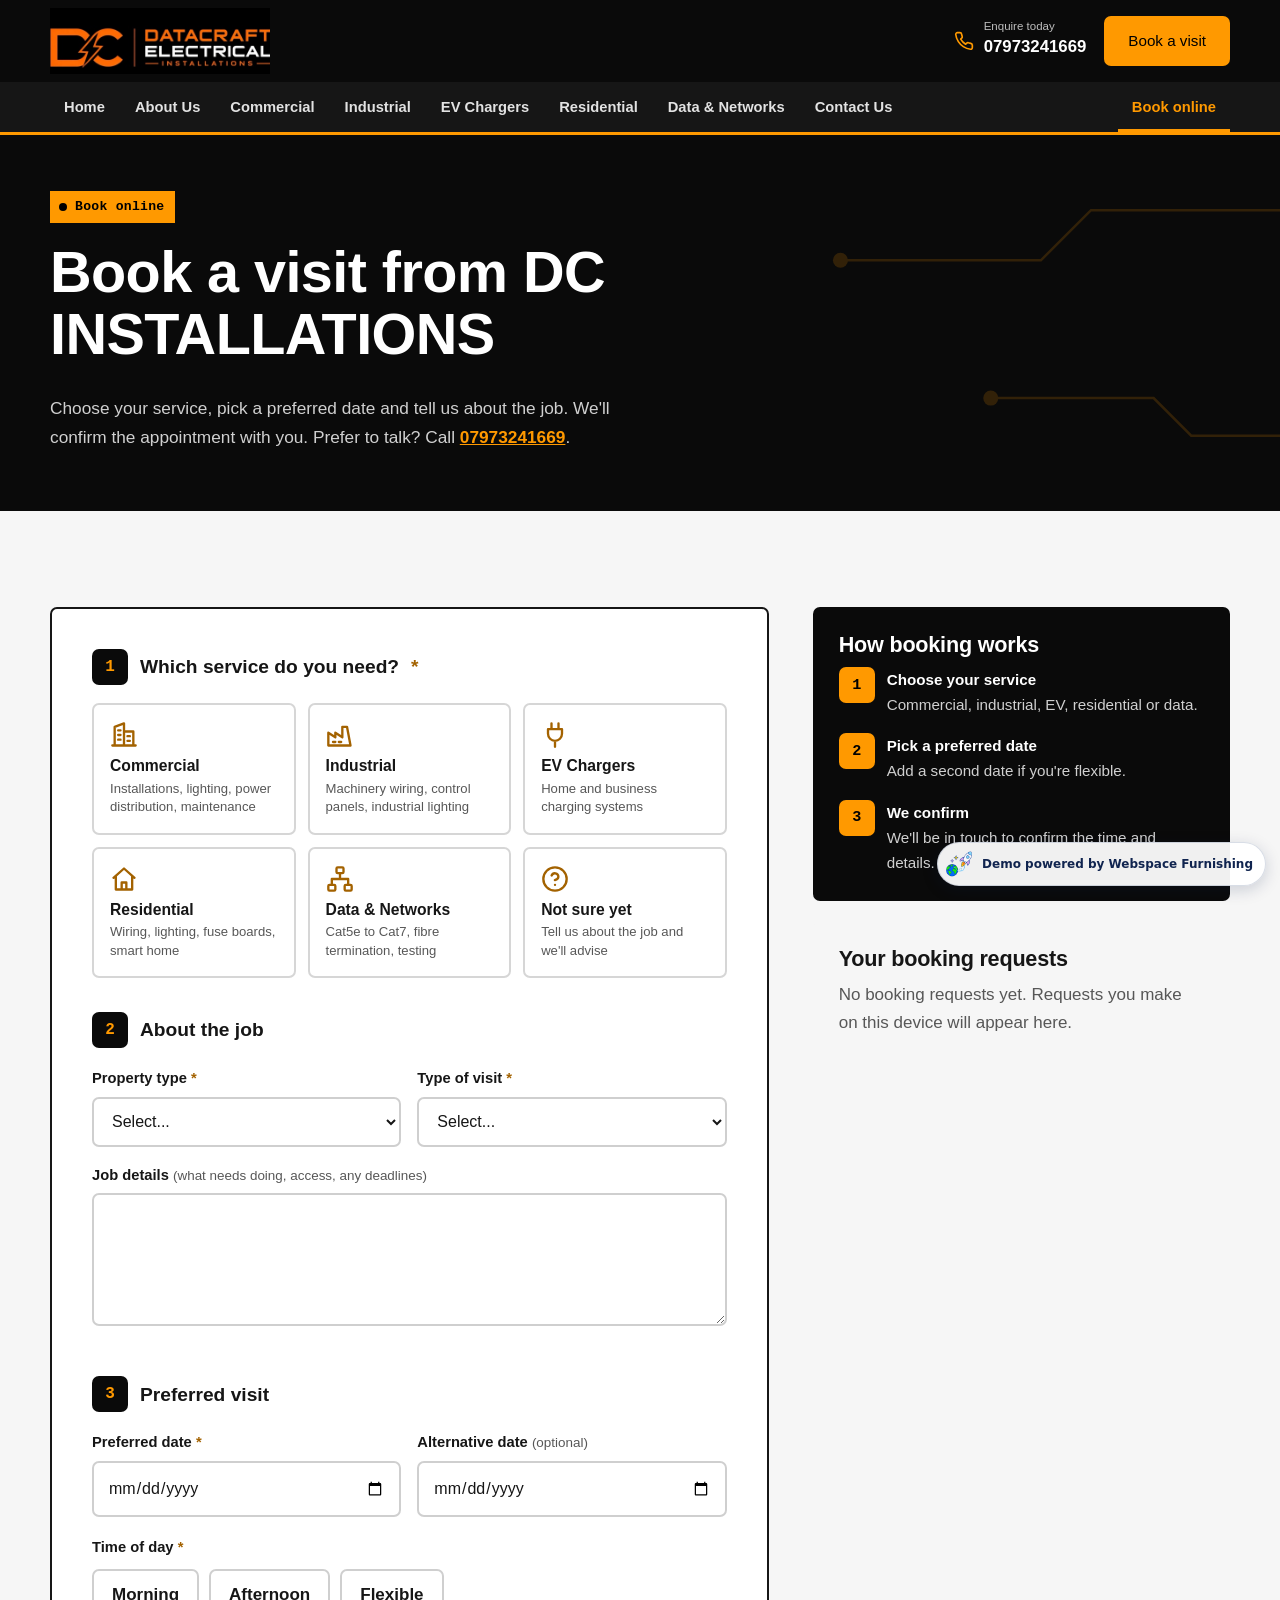
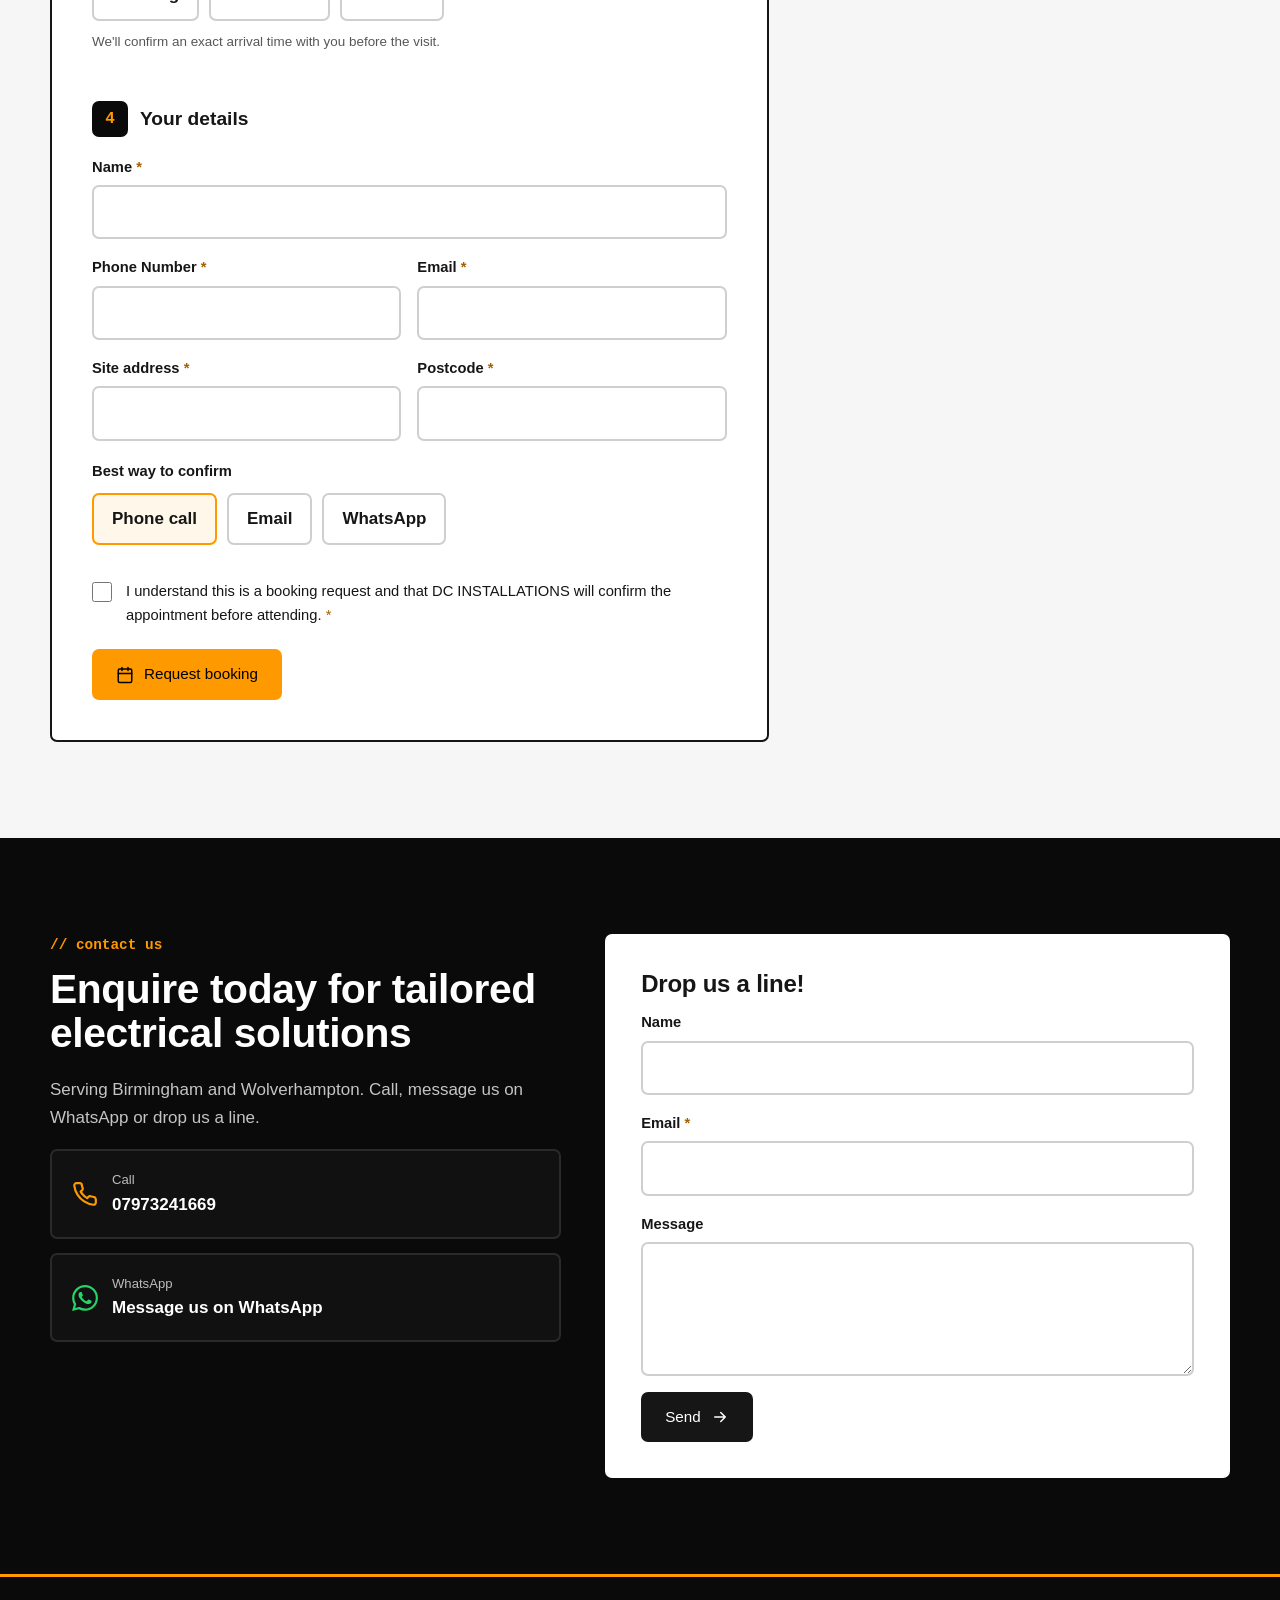
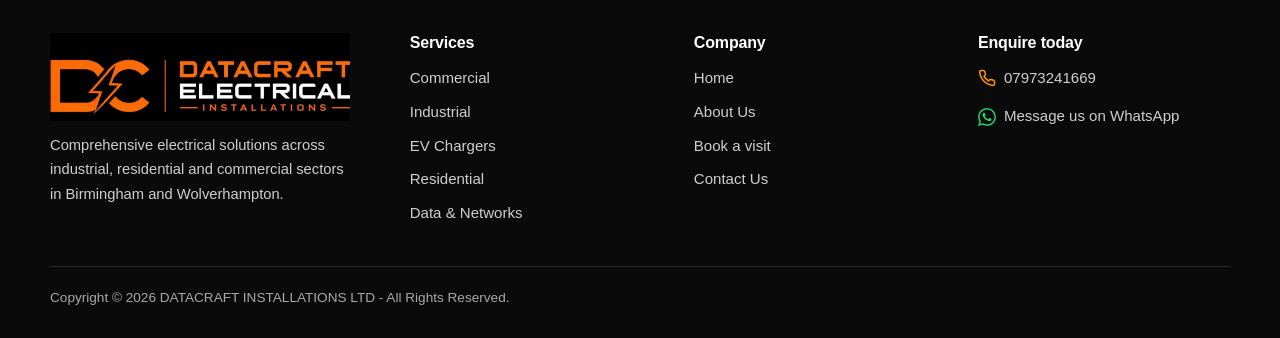
<file: booking.html>
<!DOCTYPE html>
<html lang="en-GB">
<head>
<meta charset="utf-8">
<meta name="viewport" content="width=device-width, initial-scale=1">
<title>Book a Visit &amp; Contact Us | DC INSTALLATIONS</title>
<meta name="description" content="Book an electrical, EV charger or data cabling visit with DC INSTALLATIONS, or contact us on 07973241669.">
<link rel="stylesheet" href="styles.css">
</head>
<body>
<svg width="0" height="0" style="position:absolute" aria-hidden="true" focusable="false">
<symbol id="i-bolt" viewBox="0 0 24 24"><path d="M13 2 4 14h7l-1 8 9-12h-7l1-8z"/></symbol>
<symbol id="i-building" viewBox="0 0 24 24"><path d="M4 21V5l8-3v19M12 9h8v12M7 8h2M7 12h2M7 16h2M15 13h2M15 17h2M2 21h20"/></symbol>
<symbol id="i-factory" viewBox="0 0 24 24"><path d="M2 21V10l6 4v-4l6 4V5h4l3 16H2zM6 18h2M11 18h2"/></symbol>
<symbol id="i-ev" viewBox="0 0 24 24"><path d="M9 2v5M15 2v5M6 7h12v4a6 6 0 0 1-12 0V7zM12 17v5"/></symbol>
<symbol id="i-home" viewBox="0 0 24 24"><path d="M3 11 12 3l9 8M5 9.5V21h14V9.5M10 21v-6h4v6"/></symbol>
<symbol id="i-net" viewBox="0 0 24 24"><rect x="9" y="2" width="6" height="5" rx="1"/><rect x="2" y="17" width="6" height="5" rx="1"/><rect x="16" y="17" width="6" height="5" rx="1"/><path d="M12 7v5M5 17v-5h14v5"/></symbol>
<symbol id="i-arrow" viewBox="0 0 24 24"><path d="M5 12h14M13 6l6 6-6 6"/></symbol>
<symbol id="i-phone" viewBox="0 0 24 24"><path d="M22 16.9v3a2 2 0 0 1-2.2 2 19.8 19.8 0 0 1-8.6-3.1 19.5 19.5 0 0 1-6-6A19.8 19.8 0 0 1 2.1 4.2 2 2 0 0 1 4.1 2h3a2 2 0 0 1 2 1.7c.1.9.4 1.8.7 2.7a2 2 0 0 1-.5 2.1L8 9.8a16 16 0 0 0 6 6l1.3-1.3a2 2 0 0 1 2.1-.4c.9.3 1.8.6 2.7.7a2 2 0 0 1 1.7 2z"/></symbol>
<symbol id="i-help" viewBox="0 0 24 24"><circle cx="12" cy="12" r="10"/><path d="M9.1 9a3 3 0 0 1 5.8 1c0 2-3 3-3 3M12 17h.01"/></symbol>
<symbol id="i-cal" viewBox="0 0 24 24"><rect x="3" y="4" width="18" height="18" rx="2"/><path d="M16 2v4M8 2v4M3 10h18"/></symbol>
<symbol id="i-wa" viewBox="0 0 24 24"><path fill="currentColor" stroke="none" d="M17.472 14.382c-.297-.149-1.758-.867-2.03-.967-.273-.099-.471-.148-.67.15-.197.297-.767.966-.94 1.164-.173.199-.347.223-.644.075-.297-.15-1.255-.463-2.39-1.475-.883-.788-1.48-1.761-1.653-2.059-.173-.297-.018-.458.13-.606.134-.133.298-.347.446-.52.149-.174.198-.298.298-.497.099-.198.05-.371-.025-.52-.075-.149-.669-1.612-.916-2.207-.242-.579-.487-.5-.669-.51-.173-.008-.371-.01-.57-.01-.198 0-.52.074-.792.372-.272.297-1.04 1.016-1.04 2.479 0 1.462 1.065 2.875 1.213 3.074.149.198 2.096 3.2 5.077 4.487.709.306 1.262.489 1.694.625.712.227 1.36.195 1.871.118.571-.085 1.758-.719 2.006-1.413.248-.694.248-1.289.173-1.413-.074-.124-.272-.198-.57-.347m-5.421 7.403h-.004a9.870 9.870 0 0 1-5.031-1.378l-.361-.214-3.741.982.998-3.648-.235-.374a9.86 9.86 0 0 1-1.51-5.26c.001-5.45 4.436-9.884 9.888-9.884 2.64 0 5.122 1.03 6.988 2.898a9.825 9.825 0 0 1 2.893 6.994c-.003 5.45-4.437 9.884-9.885 9.884m8.413-18.297A11.815 11.815 0 0 0 12.05 0C5.495 0 .16 5.335.157 11.892c0 2.096.547 4.142 1.588 5.945L.057 24l6.305-1.654a11.882 11.882 0 0 0 5.683 1.448h.005c6.554 0 11.89-5.335 11.893-11.893a11.821 11.821 0 0 0-3.48-8.413z"/></symbol>
</svg>
<a class="skip" href="#main">Skip to content</a>

<header class="site-header">
  <div class="wrap head-row">
    <a class="brand" href="index.html"><img src="source-website/assets/image-2.jpg" alt="DC INSTALLATIONS - Datacraft Electrical Installations, home" width="500" height="200"></a>
    <div class="head-actions">
      <a class="head-call" href="tel:07973241669"><svg class="i" aria-hidden="true"><use href="#i-phone"/></svg><span><small>Enquire today</small>07973241669</span></a>
      <a class="btn btn-orange" href="#book">Book a visit</a>
    </div>
  </div>
  <nav class="main-nav" aria-label="Main">
    <ul class="wrap">
      <li><a href="index.html">Home</a></li>
      <li><a href="about.html">About Us</a></li>
      <li><a href="services.html#commercial">Commercial</a></li>
      <li><a href="services.html#industrial">Industrial</a></li>
      <li><a href="services.html#ev-chargers">EV Chargers</a></li>
      <li><a href="services.html#residential">Residential</a></li>
      <li><a href="services.html#data-networks">Data &amp; Networks</a></li>
      <li><a href="booking.html#contact">Contact Us</a></li>
      <li class="nav-book"><a href="booking.html">Book online</a></li>
    </ul>
  </nav>
</header>

<main id="main">
  <section class="page-head" aria-labelledby="page-title">
    <svg class="hero-lines" viewBox="0 0 1200 300" preserveAspectRatio="xMidYMid slice" aria-hidden="true" focusable="false"><g fill="none" stroke="#ff9900" stroke-width="2"><path d="M1200 60H960l-40 40H760"/><path d="M1200 240h-160l-30-30H880"/></g><g fill="#ff9900"><circle cx="760" cy="100" r="6"/><circle cx="880" cy="210" r="6"/></g></svg>
    <div class="wrap">
      <span class="tag">Book online</span>
      <h1 id="page-title">Book a visit from DC INSTALLATIONS</h1>
      <p>Choose your service, pick a preferred date and tell us about the job. We'll confirm the appointment with you. Prefer to talk? Call <a href="tel:07973241669" style="color:#ff9900;font-weight:700">07973241669</a>.</p>
    </div>
  </section>

  <section class="sec sec-grey" id="book" aria-label="Booking form">
    <div class="wrap book-layout">
      <form id="booking-form" class="book-form" novalidate>
        <fieldset class="step">
          <legend><span class="step-n">1</span>Which service do you need? <span class="req">*</span></legend>
          <div class="tiles">
            <label class="tile"><input type="radio" name="service" value="commercial" required><span class="tile-body"><svg class="i" aria-hidden="true"><use href="#i-building"/></svg><b>Commercial</b><small>Installations, lighting, power distribution, maintenance</small></span></label>
            <label class="tile"><input type="radio" name="service" value="industrial"><span class="tile-body"><svg class="i" aria-hidden="true"><use href="#i-factory"/></svg><b>Industrial</b><small>Machinery wiring, control panels, industrial lighting</small></span></label>
            <label class="tile"><input type="radio" name="service" value="ev"><span class="tile-body"><svg class="i" aria-hidden="true"><use href="#i-ev"/></svg><b>EV Chargers</b><small>Home and business charging systems</small></span></label>
            <label class="tile"><input type="radio" name="service" value="residential"><span class="tile-body"><svg class="i" aria-hidden="true"><use href="#i-home"/></svg><b>Residential</b><small>Wiring, lighting, fuse boards, smart home</small></span></label>
            <label class="tile"><input type="radio" name="service" value="data"><span class="tile-body"><svg class="i" aria-hidden="true"><use href="#i-net"/></svg><b>Data &amp; Networks</b><small>Cat5e to Cat7, fibre termination, testing</small></span></label>
            <label class="tile"><input type="radio" name="service" value="other"><span class="tile-body"><svg class="i" aria-hidden="true"><use href="#i-help"/></svg><b>Not sure yet</b><small>Tell us about the job and we'll advise</small></span></label>
          </div>
        </fieldset>

        <fieldset class="step">
          <legend><span class="step-n">2</span>About the job</legend>
          <div class="grid2">
            <div class="field"><label for="b-sector">Property type <span class="req">*</span></label>
              <select id="b-sector" name="sector" required>
                <option value="">Select...</option>
                <option value="home">Home</option>
                <option value="business">Business premises</option>
                <option value="industrial">Industrial site</option>
                <option value="public">Public sector site</option>
              </select></div>
            <div class="field"><label for="b-job">Type of visit <span class="req">*</span></label>
              <select id="b-job" name="jobType" required>
                <option value="">Select...</option>
                <option value="survey-quote">Site survey and quote</option>
                <option value="installation">New installation</option>
                <option value="upgrade">Upgrade</option>
                <option value="maintenance">Maintenance</option>
                <option value="testing">Testing</option>
                <option value="other">Other</option>
              </select></div>
          </div>
          <div class="field"><label for="b-details">Job details <span class="hint">(what needs doing, access, any deadlines)</span></label><textarea id="b-details" name="details" rows="4"></textarea></div>
        </fieldset>

        <fieldset class="step">
          <legend><span class="step-n">3</span>Preferred visit</legend>
          <div class="grid2">
            <div class="field"><label for="b-date">Preferred date <span class="req">*</span></label><input id="b-date" name="date" type="date" required></div>
            <div class="field"><label for="b-alt">Alternative date <span class="hint">(optional)</span></label><input id="b-alt" name="altDate" type="date"></div>
          </div>
          <span class="lbl" id="win-label">Time of day <span class="req">*</span></span>
          <div class="seg" role="radiogroup" aria-labelledby="win-label" style="margin-top:8px">
            <label><input type="radio" name="window" value="morning" required><span>Morning</span></label>
            <label><input type="radio" name="window" value="afternoon"><span>Afternoon</span></label>
            <label><input type="radio" name="window" value="flexible"><span>Flexible</span></label>
          </div>
          <p class="hint" style="margin-top:10px">We'll confirm an exact arrival time with you before the visit.</p>
        </fieldset>

        <fieldset class="step">
          <legend><span class="step-n">4</span>Your details</legend>
          <div class="field"><label for="b-name">Name <span class="req">*</span></label><input id="b-name" name="name" type="text" autocomplete="name" required></div>
          <div class="grid2">
            <div class="field"><label for="b-phone">Phone Number <span class="req">*</span></label><input id="b-phone" name="phone" type="tel" autocomplete="tel" required></div>
            <div class="field"><label for="b-email">Email <span class="req">*</span></label><input id="b-email" name="email" type="email" autocomplete="email" required></div>
          </div>
          <div class="grid2">
            <div class="field"><label for="b-address">Site address <span class="req">*</span></label><input id="b-address" name="address" type="text" autocomplete="street-address" required></div>
            <div class="field"><label for="b-postcode">Postcode <span class="req">*</span></label><input id="b-postcode" name="postcode" type="text" autocomplete="postal-code" required></div>
          </div>
          <span class="lbl" id="pref-label">Best way to confirm</span>
          <div class="seg" role="radiogroup" aria-labelledby="pref-label" style="margin-top:8px">
            <label><input type="radio" name="contactPref" value="phone" checked><span>Phone call</span></label>
            <label><input type="radio" name="contactPref" value="email"><span>Email</span></label>
            <label><input type="radio" name="contactPref" value="whatsapp"><span>WhatsApp</span></label>
          </div>
        </fieldset>

        <label class="check"><input type="checkbox" name="consent" required><span>I understand this is a booking request and that DC INSTALLATIONS will confirm the appointment before attending. <span class="req">*</span></span></label>
        <button class="btn btn-orange" type="submit"><svg class="i" aria-hidden="true"><use href="#i-cal"/></svg>Request booking</button>
        <div class="status" id="booking-status" role="status" aria-live="polite" tabindex="-1"></div>
      </form>

      <aside class="side" aria-label="Booking information">
        <div class="panel panel-dark">
          <h2>How booking works</h2>
          <ol class="how">
            <li><span><b>Choose your service</b>Commercial, industrial, EV, residential or data.</span></li>
            <li><span><b>Pick a preferred date</b>Add a second date if you're flexible.</span></li>
            <li><span><b>We confirm</b>We'll be in touch to confirm the time and details.</span></li>
          </ol>
        </div>
        <div class="panel">
          <h2>Your booking requests</h2>
          <div id="my-bookings" aria-live="polite"><p class="muted">No booking requests yet.</p></div>
        </div>
      </aside>
    </div>
  </section>

  <section class="sec sec-black" id="contact" aria-labelledby="contact-title" style="scroll-margin-top:10px">
    <div class="wrap contact-grid">
      <div>
        <span class="ref">// contact us</span>
        <h2 id="contact-title">Enquire today for tailored electrical solutions</h2>
        <p style="color:#c4c4c4">Serving Birmingham and Wolverhampton. Call, message us on WhatsApp or drop us a line.</p>
        <ul class="contact-list">
          <li><a href="tel:07973241669"><svg class="i" aria-hidden="true"><use href="#i-phone"/></svg><span><small>Call</small>07973241669</span></a></li>
          <li><a class="wa" href="https://wa.me/447973241669"><svg class="i" aria-hidden="true"><use href="#i-wa"/></svg><span><small>WhatsApp</small>Message us on WhatsApp</span></a></li>
        </ul>
      </div>
      <form id="contact-form" class="contact-form" novalidate>
        <h3 style="font-size:1.5rem">Drop us a line!</h3>
        <div class="field"><label for="c-name">Name</label><input id="c-name" name="name" type="text" autocomplete="name"></div>
        <div class="field"><label for="c-email">Email <span class="req">*</span></label><input id="c-email" name="email" type="email" autocomplete="email" required></div>
        <div class="field"><label for="c-msg">Message</label><textarea id="c-msg" name="message" rows="4"></textarea></div>
        <button class="btn btn-dark" type="submit">Send <svg class="i" aria-hidden="true"><use href="#i-arrow"/></svg></button>
        <div class="status" id="contact-status" role="status" aria-live="polite"></div>
      </form>
    </div>
  </section>
</main>

<footer class="site-footer">
  <div class="wrap foot-grid">
    <div><img class="foot-logo" src="source-website/assets/image-1.jpg" alt="DC INSTALLATIONS - Datacraft Electrical Installations" loading="lazy"><p>Comprehensive electrical solutions across industrial, residential and commercial sectors in Birmingham and Wolverhampton.</p></div>
    <div><h3>Services</h3><ul><li><a href="services.html#commercial">Commercial</a></li><li><a href="services.html#industrial">Industrial</a></li><li><a href="services.html#ev-chargers">EV Chargers</a></li><li><a href="services.html#residential">Residential</a></li><li><a href="services.html#data-networks">Data &amp; Networks</a></li></ul></div>
    <div><h3>Company</h3><ul><li><a href="index.html">Home</a></li><li><a href="about.html">About Us</a></li><li><a href="booking.html">Book a visit</a></li><li><a href="booking.html#contact">Contact Us</a></li></ul></div>
    <div><h3>Enquire today</h3><ul><li><a href="tel:07973241669"><svg class="i" aria-hidden="true"><use href="#i-phone"/></svg>07973241669</a></li><li><a class="wa" href="https://wa.me/447973241669"><svg class="i" aria-hidden="true"><use href="#i-wa"/></svg>Message us on WhatsApp</a></li></ul></div>
  </div>
  <div class="wrap legal">Copyright &copy; 2026 DATACRAFT INSTALLATIONS LTD - All Rights Reserved.</div>
</footer>
<nav class="mbar" aria-label="Quick actions"><a href="tel:07973241669"><svg class="i" aria-hidden="true"><use href="#i-phone"/></svg>07973241669</a><a href="#book"><svg class="i" aria-hidden="true"><use href="#i-cal"/></svg>Book a visit</a></nav>
<script src="app.js"></script>
<!-- webspace-furnishing-demo-badge --><style>#wf-demo-badge{all:initial;position:fixed;right:14px;bottom:14px;z-index:2147483646;display:flex;align-items:center;gap:8px;padding:6px 12px 6px 6px;border-radius:999px;background:rgba(255,255,255,.94);border:1px solid rgba(16,46,102,.16);box-shadow:0 4px 16px rgba(10,30,70,.18);font:600 12px/1.2 system-ui,-apple-system,"Segoe UI",Roboto,Arial,sans-serif;color:#10244f;letter-spacing:0;text-decoration:none;cursor:pointer;transition:box-shadow .15s,transform .15s,bottom .2s;-webkit-font-smoothing:antialiased}#wf-demo-badge:hover,#wf-demo-badge:focus-visible{box-shadow:0 6px 22px rgba(10,30,70,.28);transform:translateY(-1px)}#wf-demo-badge:focus-visible{outline:2px solid #1f6fd6;outline-offset:2px}#wf-demo-badge img{all:initial;display:block;width:30px;height:30px}#wf-demo-badge span{all:initial;font:inherit;color:inherit;white-space:nowrap}@media (max-width:520px){#wf-demo-badge{right:10px;bottom:10px;padding:4px 10px 4px 4px;font-size:11px}#wf-demo-badge img{width:24px;height:24px}}@media print{#wf-demo-badge{display:none}}</style><a id="wf-demo-badge" href="https://webspacefurnishing.uk/" target="_blank" rel="noopener" aria-label="Demo powered by Webspace Furnishing - visit webspacefurnishing.uk"><img src="[data-uri]" alt="" width="30" height="30"><span>Demo powered by Webspace Furnishing</span></a><script>(function(){var b=document.getElementById('wf-demo-badge');if(!b)return;var list=[],t;function scan(){list=[];var all=document.body.getElementsByTagName('*');for(var i=0;i<all.length;i++){var e=all[i];if(e===b||b.contains(e))continue;var s=getComputedStyle(e);if(s.position==='fixed'||(s.position==='sticky'&&s.bottom!=='auto'))list.push(e);}place();}function place(){b.style.bottom='';var h=window.innerHeight,lift=parseFloat(getComputedStyle(b).bottom)||14,r=b.getBoundingClientRect();for(var pass=0;pass<4;pass++){var top=h-lift-r.height,bottom=h-lift,moved=false;for(var i=0;i<list.length;i++){var q=list[i].getBoundingClientRect();if(!q.width||!q.height||q.top<h*0.4)continue;if(q.left<r.right&&q.right>r.left&&q.top<bottom&&q.bottom>top){lift=h-q.top+8;moved=true;}}if(!moved)break;}b.style.bottom=lift+'px';}function later(){clearTimeout(t);t=setTimeout(scan,150);}scan();window.addEventListener('load',scan);window.addEventListener('resize',later);window.addEventListener('scroll',later,{passive:true});})();</script></body>
</html>
</file>
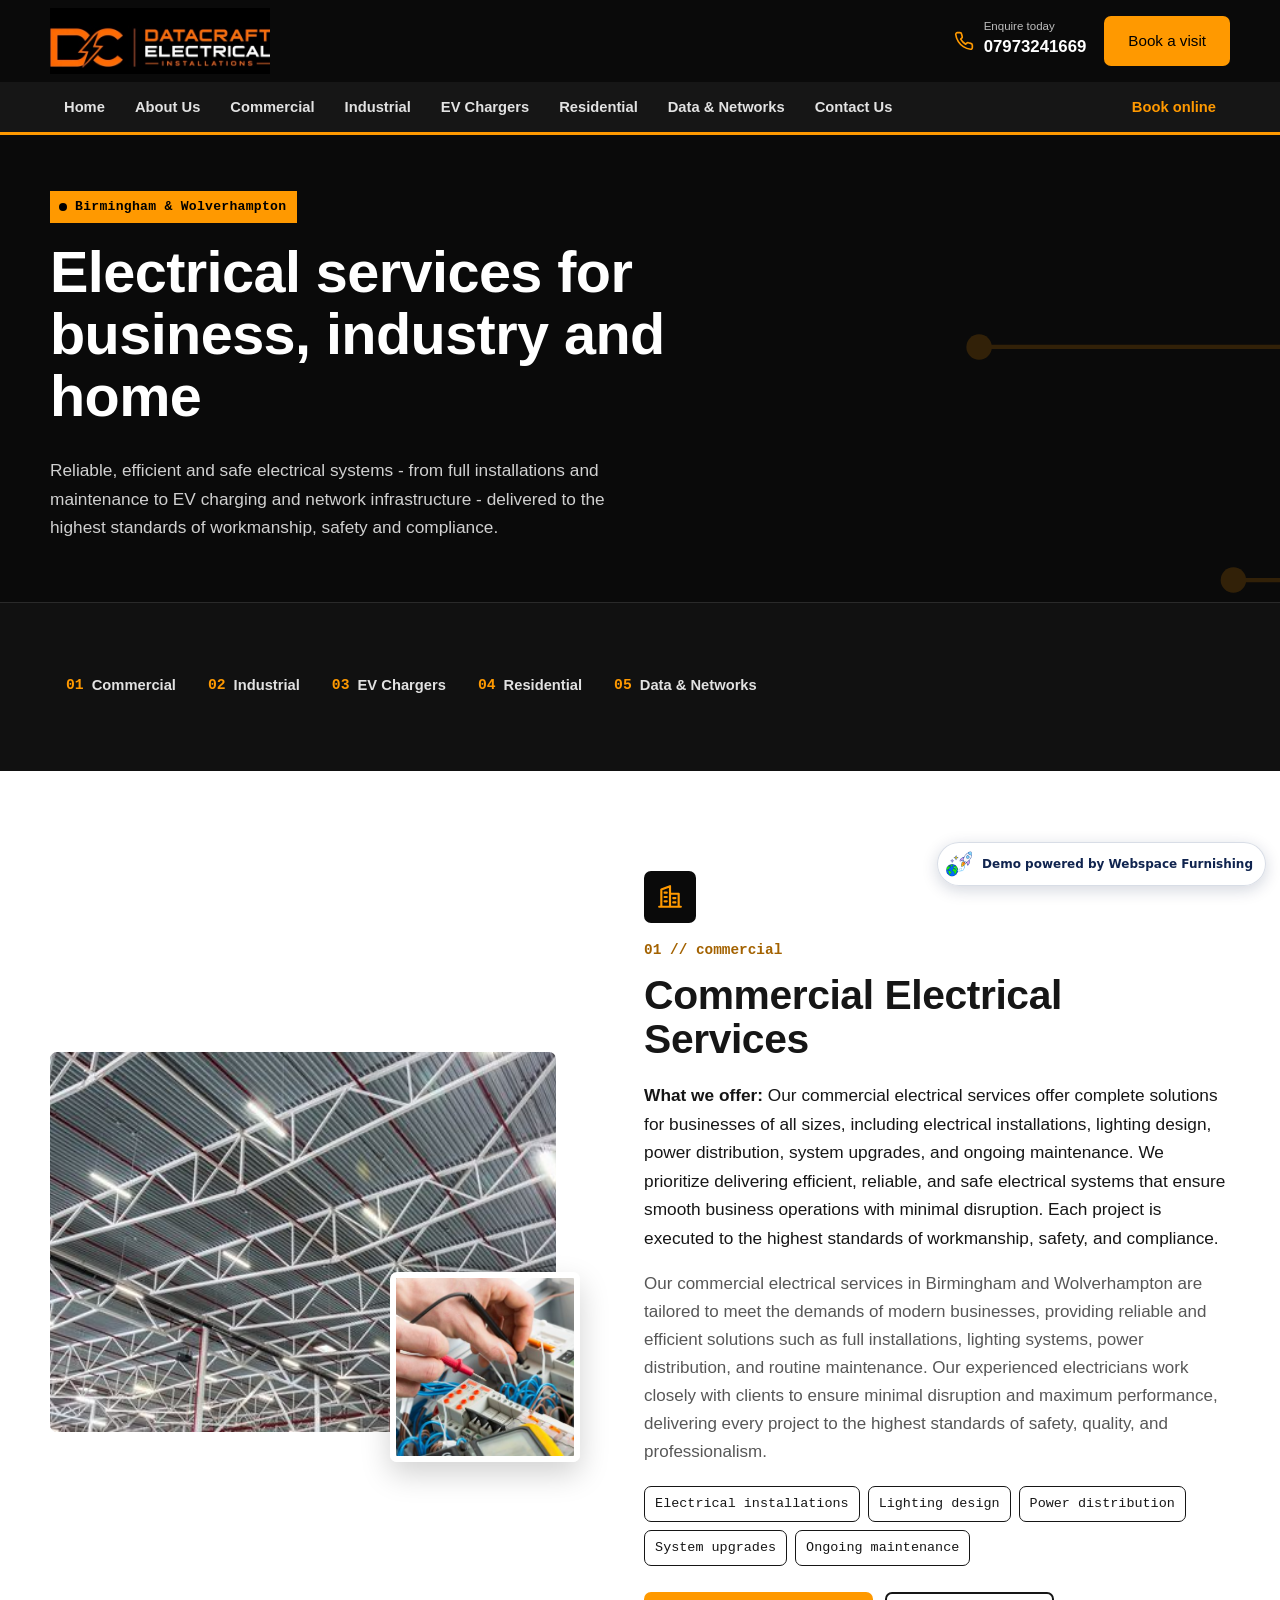
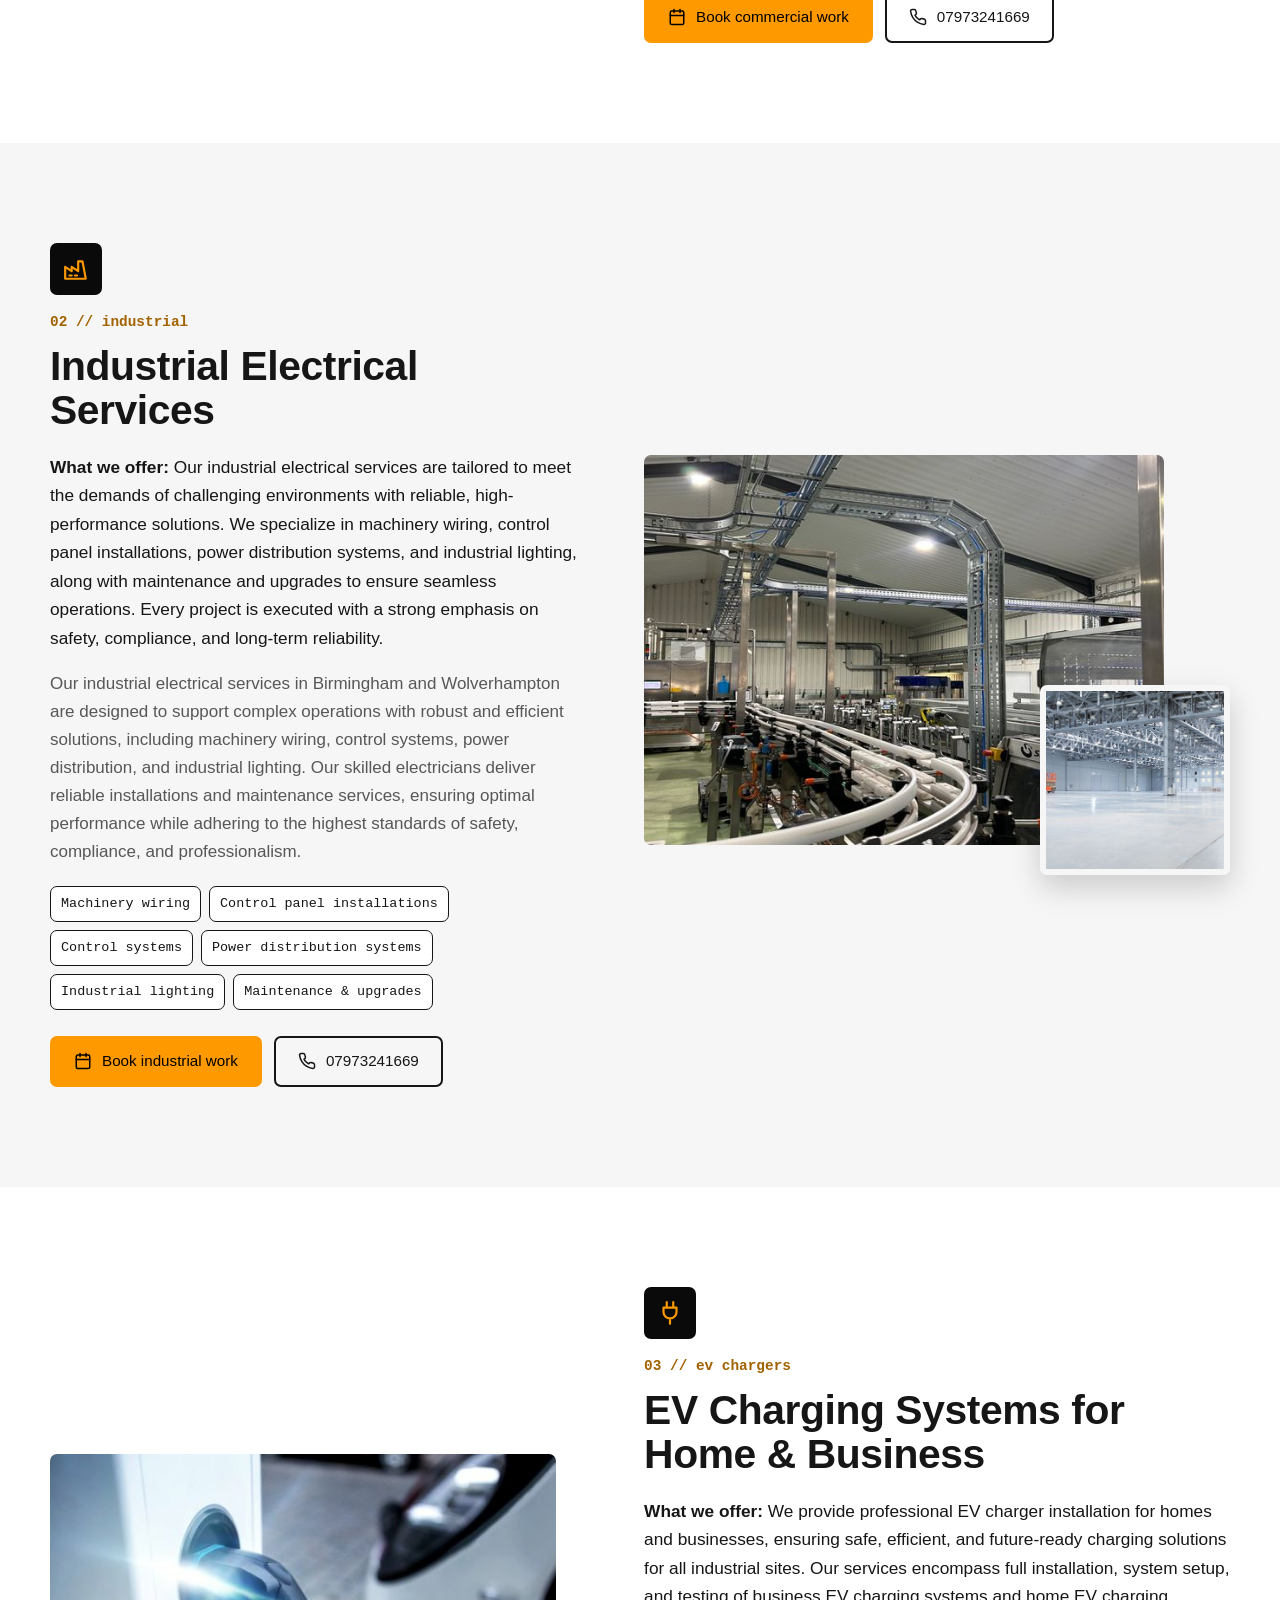
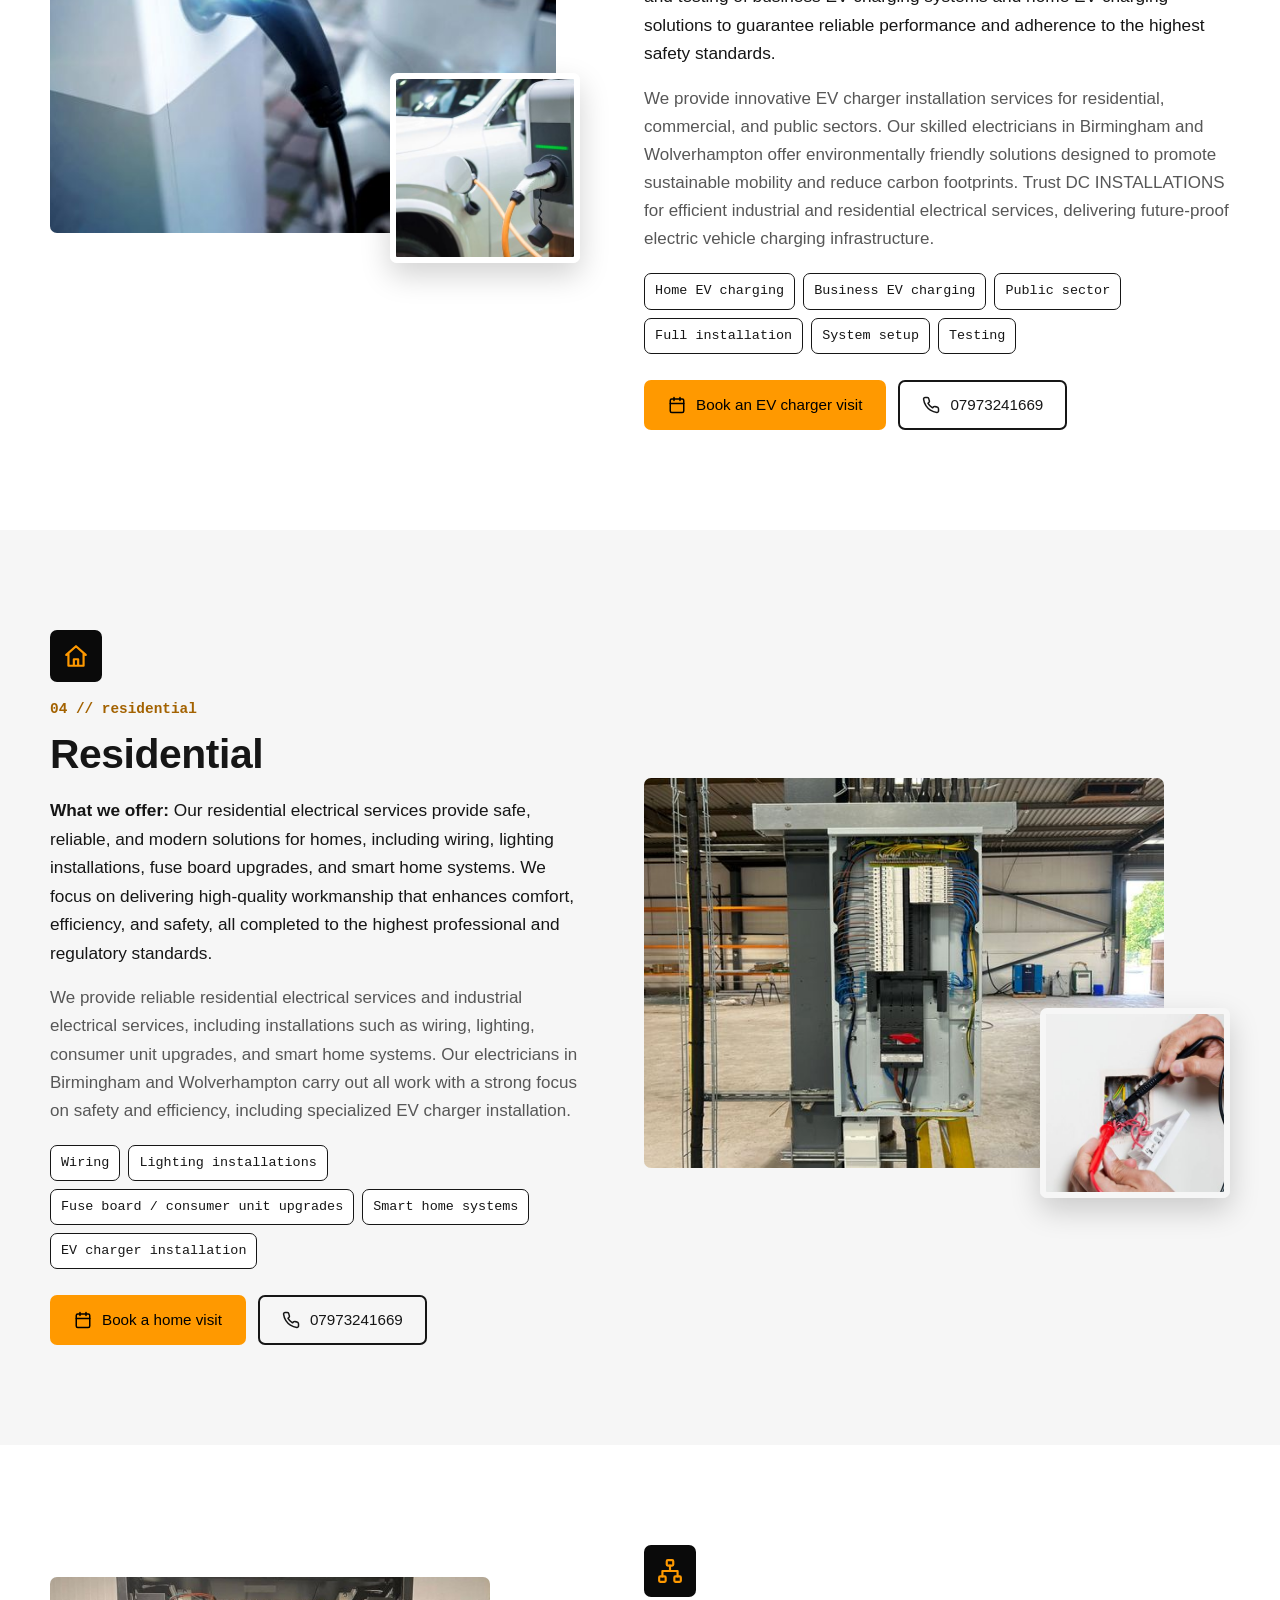
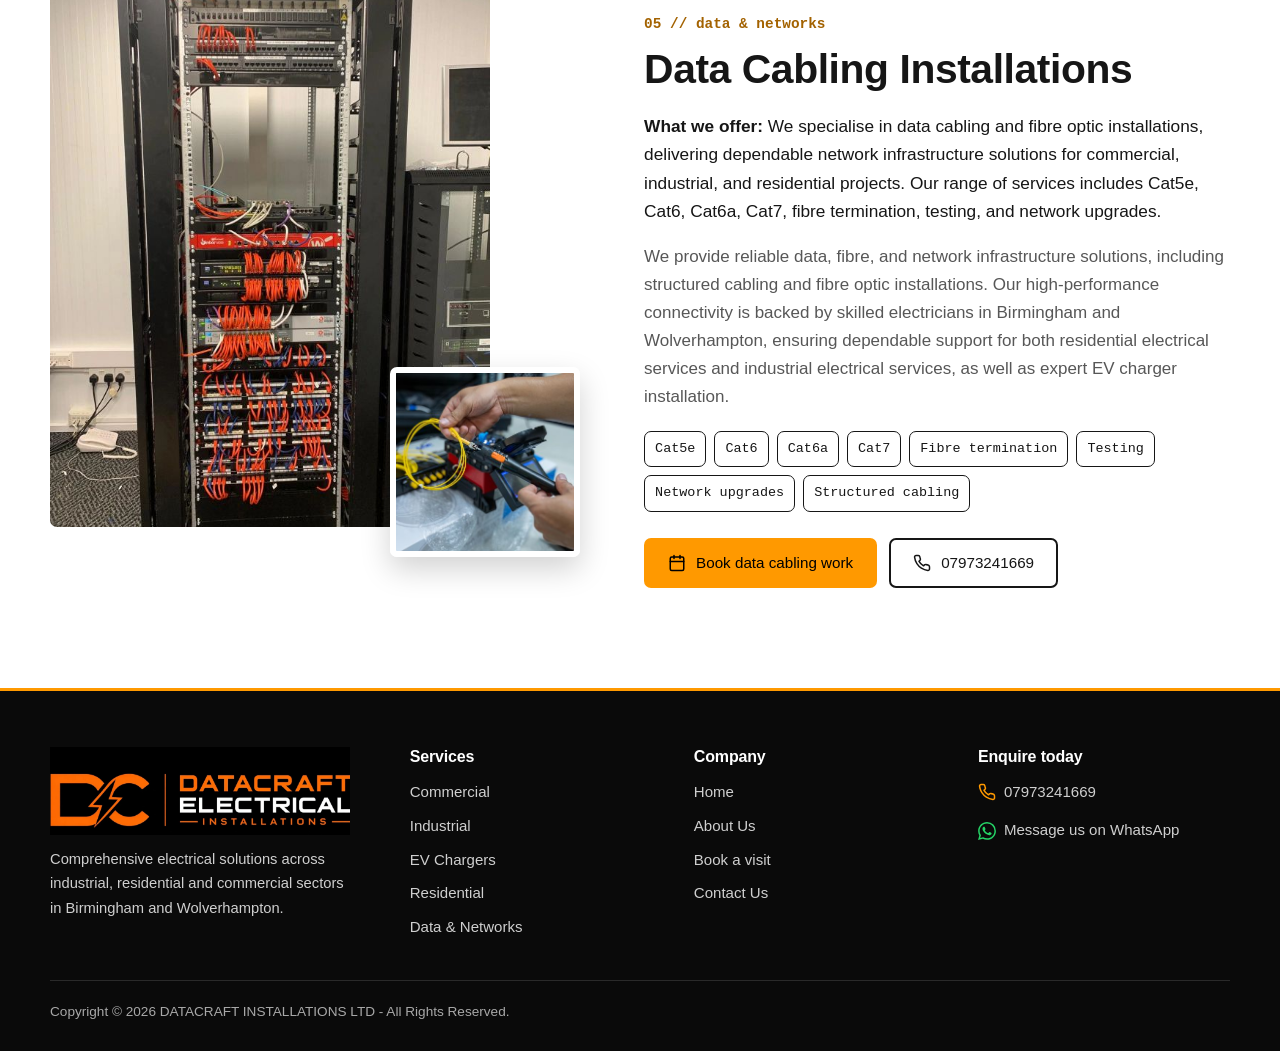
<file: services.html>
<!DOCTYPE html>
<html lang="en-GB">
<head>
<meta charset="utf-8">
<meta name="viewport" content="width=device-width, initial-scale=1">
<title>Electrical Services | Commercial, Industrial, EV, Residential, Data | DC INSTALLATIONS</title>
<meta name="description" content="Commercial and industrial electrical services, EV charging systems for home and business, residential electrics and data cabling installations from DC INSTALLATIONS.">
<link rel="stylesheet" href="styles.css">
</head>
<body>
<svg width="0" height="0" style="position:absolute" aria-hidden="true" focusable="false">
<symbol id="i-bolt" viewBox="0 0 24 24"><path d="M13 2 4 14h7l-1 8 9-12h-7l1-8z"/></symbol>
<symbol id="i-building" viewBox="0 0 24 24"><path d="M4 21V5l8-3v19M12 9h8v12M7 8h2M7 12h2M7 16h2M15 13h2M15 17h2M2 21h20"/></symbol>
<symbol id="i-factory" viewBox="0 0 24 24"><path d="M2 21V10l6 4v-4l6 4V5h4l3 16H2zM6 18h2M11 18h2"/></symbol>
<symbol id="i-ev" viewBox="0 0 24 24"><path d="M9 2v5M15 2v5M6 7h12v4a6 6 0 0 1-12 0V7zM12 17v5"/></symbol>
<symbol id="i-home" viewBox="0 0 24 24"><path d="M3 11 12 3l9 8M5 9.5V21h14V9.5M10 21v-6h4v6"/></symbol>
<symbol id="i-net" viewBox="0 0 24 24"><rect x="9" y="2" width="6" height="5" rx="1"/><rect x="2" y="17" width="6" height="5" rx="1"/><rect x="16" y="17" width="6" height="5" rx="1"/><path d="M12 7v5M5 17v-5h14v5"/></symbol>
<symbol id="i-arrow" viewBox="0 0 24 24"><path d="M5 12h14M13 6l6 6-6 6"/></symbol>
<symbol id="i-phone" viewBox="0 0 24 24"><path d="M22 16.9v3a2 2 0 0 1-2.2 2 19.8 19.8 0 0 1-8.6-3.1 19.5 19.5 0 0 1-6-6A19.8 19.8 0 0 1 2.1 4.2 2 2 0 0 1 4.1 2h3a2 2 0 0 1 2 1.7c.1.9.4 1.8.7 2.7a2 2 0 0 1-.5 2.1L8 9.8a16 16 0 0 0 6 6l1.3-1.3a2 2 0 0 1 2.1-.4c.9.3 1.8.6 2.7.7a2 2 0 0 1 1.7 2z"/></symbol>
<symbol id="i-cal" viewBox="0 0 24 24"><rect x="3" y="4" width="18" height="18" rx="2"/><path d="M16 2v4M8 2v4M3 10h18"/></symbol>
<symbol id="i-wa" viewBox="0 0 24 24"><path fill="currentColor" stroke="none" d="M17.472 14.382c-.297-.149-1.758-.867-2.03-.967-.273-.099-.471-.148-.67.15-.197.297-.767.966-.94 1.164-.173.199-.347.223-.644.075-.297-.15-1.255-.463-2.39-1.475-.883-.788-1.48-1.761-1.653-2.059-.173-.297-.018-.458.13-.606.134-.133.298-.347.446-.52.149-.174.198-.298.298-.497.099-.198.05-.371-.025-.52-.075-.149-.669-1.612-.916-2.207-.242-.579-.487-.5-.669-.51-.173-.008-.371-.01-.57-.01-.198 0-.52.074-.792.372-.272.297-1.04 1.016-1.04 2.479 0 1.462 1.065 2.875 1.213 3.074.149.198 2.096 3.2 5.077 4.487.709.306 1.262.489 1.694.625.712.227 1.36.195 1.871.118.571-.085 1.758-.719 2.006-1.413.248-.694.248-1.289.173-1.413-.074-.124-.272-.198-.57-.347m-5.421 7.403h-.004a9.87 9.87 0 0 1-5.031-1.378l-.361-.214-3.741.982.998-3.648-.235-.374a9.86 9.86 0 0 1-1.51-5.26c.001-5.45 4.436-9.884 9.888-9.884 2.64 0 5.122 1.03 6.988 2.898a9.825 9.825 0 0 1 2.893 6.994c-.003 5.45-4.437 9.884-9.885 9.884m8.413-18.297A11.815 11.815 0 0 0 12.05 0C5.495 0 .16 5.335.157 11.892c0 2.096.547 4.142 1.588 5.945L.057 24l6.305-1.654a11.882 11.882 0 0 0 5.683 1.448h.005c6.554 0 11.89-5.335 11.893-11.893a11.821 11.821 0 0 0-3.48-8.413z"/></symbol>
</svg>
<a class="skip" href="#main">Skip to content</a>

<header class="site-header">
  <div class="wrap head-row">
    <a class="brand" href="index.html"><img src="source-website/assets/image-2.jpg" alt="DC INSTALLATIONS - Datacraft Electrical Installations, home" width="500" height="200"></a>
    <div class="head-actions">
      <a class="head-call" href="tel:07973241669"><svg class="i" aria-hidden="true"><use href="#i-phone"/></svg><span><small>Enquire today</small>07973241669</span></a>
      <a class="btn btn-orange" href="booking.html">Book a visit</a>
    </div>
  </div>
  <nav class="main-nav" aria-label="Main">
    <ul class="wrap">
      <li><a href="index.html">Home</a></li>
      <li><a href="about.html">About Us</a></li>
      <li><a href="services.html#commercial">Commercial</a></li>
      <li><a href="services.html#industrial">Industrial</a></li>
      <li><a href="services.html#ev-chargers">EV Chargers</a></li>
      <li><a href="services.html#residential">Residential</a></li>
      <li><a href="services.html#data-networks">Data &amp; Networks</a></li>
      <li><a href="booking.html#contact">Contact Us</a></li>
      <li class="nav-book"><a href="booking.html">Book online</a></li>
    </ul>
  </nav>
</header>

<main id="main">
  <section class="page-head" aria-labelledby="page-title">
    <svg class="hero-lines" viewBox="0 0 1200 300" preserveAspectRatio="xMidYMid slice" aria-hidden="true" focusable="false"><g fill="none" stroke="#ff9900" stroke-width="2"><path d="M1200 60H960l-40 40H760"/><path d="M1200 240h-160l-30-30H880"/></g><g fill="#ff9900"><circle cx="760" cy="100" r="6"/><circle cx="880" cy="210" r="6"/></g></svg>
    <div class="wrap">
      <span class="tag">Birmingham &amp; Wolverhampton</span>
      <h1 id="page-title">Electrical services for business, industry and home</h1>
      <p>Reliable, efficient and safe electrical systems - from full installations and maintenance to EV charging and network infrastructure - delivered to the highest standards of workmanship, safety and compliance.</p>
    </div>
    <nav class="jump" aria-label="Services on this page">
      <ul class="wrap">
        <li><a href="#commercial"><span class="num">01</span>Commercial</a></li>
        <li><a href="#industrial"><span class="num">02</span>Industrial</a></li>
        <li><a href="#ev-chargers"><span class="num">03</span>EV Chargers</a></li>
        <li><a href="#residential"><span class="num">04</span>Residential</a></li>
        <li><a href="#data-networks"><span class="num">05</span>Data &amp; Networks</a></li>
      </ul>
    </nav>
  </section>

  <section class="svc" id="commercial" aria-labelledby="commercial-title">
    <div class="wrap svc-grid">
      <div class="svc-media">
        <img class="main" src="source-website/assets/image-10.jpg" alt="Industrial warehouse ceiling with metal beams and bright lighting" width="600" height="450">
        <img class="inset" src="source-website/assets/image-3.jpg" alt="" width="365" height="365" loading="lazy">
      </div>
      <div>
        <span class="svc-icon"><svg class="i" aria-hidden="true"><use href="#i-building"/></svg></span>
        <span class="ref">01 // commercial</span>
        <h2 id="commercial-title">Commercial Electrical Services</h2>
        <p class="offer"><strong>What we offer:</strong> Our commercial electrical services offer complete solutions for businesses of all sizes, including electrical installations, lighting design, power distribution, system upgrades, and ongoing maintenance. We prioritize delivering efficient, reliable, and safe electrical systems that ensure smooth business operations with minimal disruption. Each project is executed to the highest standards of workmanship, safety, and compliance.</p>
        <p class="more">Our commercial electrical services in Birmingham and Wolverhampton are tailored to meet the demands of modern businesses, providing reliable and efficient solutions such as full installations, lighting systems, power distribution, and routine maintenance. Our experienced electricians work closely with clients to ensure minimal disruption and maximum performance, delivering every project to the highest standards of safety, quality, and professionalism.</p>
        <ul class="chips" aria-label="Commercial services include"><li>Electrical installations</li><li>Lighting design</li><li>Power distribution</li><li>System upgrades</li><li>Ongoing maintenance</li></ul>
        <div class="cta-row"><a class="btn btn-orange" href="booking.html?service=commercial"><svg class="i" aria-hidden="true"><use href="#i-cal"/></svg>Book commercial work</a><a class="btn btn-ghost" href="tel:07973241669"><svg class="i" aria-hidden="true"><use href="#i-phone"/></svg>07973241669</a></div>
      </div>
    </div>
  </section>

  <section class="svc alt" id="industrial" aria-labelledby="industrial-title">
    <div class="wrap svc-grid">
      <div class="svc-media">
        <img class="main" src="source-website/assets/image-11.jpg" alt="Inside a modern industrial facility with conveyor belts, machinery and overhead cable tray" width="600" height="450" loading="lazy">
        <img class="inset" src="source-website/assets/image-4.jpg" alt="" width="365" height="365" loading="lazy">
      </div>
      <div>
        <span class="svc-icon"><svg class="i" aria-hidden="true"><use href="#i-factory"/></svg></span>
        <span class="ref">02 // industrial</span>
        <h2 id="industrial-title">Industrial Electrical Services</h2>
        <p class="offer"><strong>What we offer:</strong> Our industrial electrical services are tailored to meet the demands of challenging environments with reliable, high-performance solutions. We specialize in machinery wiring, control panel installations, power distribution systems, and industrial lighting, along with maintenance and upgrades to ensure seamless operations. Every project is executed with a strong emphasis on safety, compliance, and long-term reliability.</p>
        <p class="more">Our industrial electrical services in Birmingham and Wolverhampton are designed to support complex operations with robust and efficient solutions, including machinery wiring, control systems, power distribution, and industrial lighting. Our skilled electricians deliver reliable installations and maintenance services, ensuring optimal performance while adhering to the highest standards of safety, compliance, and professionalism.</p>
        <ul class="chips" aria-label="Industrial services include"><li>Machinery wiring</li><li>Control panel installations</li><li>Control systems</li><li>Power distribution systems</li><li>Industrial lighting</li><li>Maintenance &amp; upgrades</li></ul>
        <div class="cta-row"><a class="btn btn-orange" href="booking.html?service=industrial"><svg class="i" aria-hidden="true"><use href="#i-cal"/></svg>Book industrial work</a><a class="btn btn-ghost" href="tel:07973241669"><svg class="i" aria-hidden="true"><use href="#i-phone"/></svg>07973241669</a></div>
      </div>
    </div>
  </section>

  <section class="svc" id="ev-chargers" aria-labelledby="ev-title">
    <div class="wrap svc-grid">
      <div class="svc-media">
        <img class="main" src="source-website/assets/image-12.jpg" alt="Electric car charging at a public charging station" width="600" height="450" loading="lazy">
        <img class="inset" src="source-website/assets/image-6.jpg" alt="" width="365" height="365" loading="lazy">
      </div>
      <div>
        <span class="svc-icon"><svg class="i" aria-hidden="true"><use href="#i-ev"/></svg></span>
        <span class="ref">03 // ev chargers</span>
        <h2 id="ev-title">EV Charging Systems for Home &amp; Business</h2>
        <p class="offer"><strong>What we offer:</strong> We provide professional EV charger installation for homes and businesses, ensuring safe, efficient, and future-ready charging solutions for all industrial sites. Our services encompass full installation, system setup, and testing of business EV charging systems and home EV charging solutions to guarantee reliable performance and adherence to the highest safety standards.</p>
        <p class="more">We provide innovative EV charger installation services for residential, commercial, and public sectors. Our skilled electricians in Birmingham and Wolverhampton offer environmentally friendly solutions designed to promote sustainable mobility and reduce carbon footprints. Trust DC INSTALLATIONS for efficient industrial and residential electrical services, delivering future-proof electric vehicle charging infrastructure.</p>
        <ul class="chips" aria-label="EV charger services include"><li>Home EV charging</li><li>Business EV charging</li><li>Public sector</li><li>Full installation</li><li>System setup</li><li>Testing</li></ul>
        <div class="cta-row"><a class="btn btn-orange" href="booking.html?service=ev"><svg class="i" aria-hidden="true"><use href="#i-cal"/></svg>Book an EV charger visit</a><a class="btn btn-ghost" href="tel:07973241669"><svg class="i" aria-hidden="true"><use href="#i-phone"/></svg>07973241669</a></div>
      </div>
    </div>
  </section>

  <section class="svc alt" id="residential" aria-labelledby="residential-title">
    <div class="wrap svc-grid">
      <div class="svc-media">
        <img class="main" src="source-website/assets/image-13.jpg" alt="Distribution board with neatly dressed wiring and a red rotary isolator" width="600" height="450" loading="lazy">
        <img class="inset" src="source-website/assets/image-5.jpg" alt="" width="365" height="365" loading="lazy">
      </div>
      <div>
        <span class="svc-icon"><svg class="i" aria-hidden="true"><use href="#i-home"/></svg></span>
        <span class="ref">04 // residential</span>
        <h2 id="residential-title">Residential</h2>
        <p class="offer"><strong>What we offer:</strong> Our residential electrical services provide safe, reliable, and modern solutions for homes, including wiring, lighting installations, fuse board upgrades, and smart home systems. We focus on delivering high-quality workmanship that enhances comfort, efficiency, and safety, all completed to the highest professional and regulatory standards.</p>
        <p class="more">We provide reliable residential electrical services and industrial electrical services, including installations such as wiring, lighting, consumer unit upgrades, and smart home systems. Our electricians in Birmingham and Wolverhampton carry out all work with a strong focus on safety and efficiency, including specialized EV charger installation.</p>
        <ul class="chips" aria-label="Residential services include"><li>Wiring</li><li>Lighting installations</li><li>Fuse board / consumer unit upgrades</li><li>Smart home systems</li><li>EV charger installation</li></ul>
        <div class="cta-row"><a class="btn btn-orange" href="booking.html?service=residential"><svg class="i" aria-hidden="true"><use href="#i-cal"/></svg>Book a home visit</a><a class="btn btn-ghost" href="tel:07973241669"><svg class="i" aria-hidden="true"><use href="#i-phone"/></svg>07973241669</a></div>
      </div>
    </div>
  </section>

  <section class="svc" id="data-networks" aria-labelledby="data-title">
    <div class="wrap svc-grid">
      <div class="svc-media">
        <img class="main tall" src="source-website/assets/image-14.jpg" alt="Server rack with organised network cables and equipment" width="600" height="800" loading="lazy">
        <img class="inset" src="source-website/assets/image-7.jpg" alt="" width="365" height="365" loading="lazy">
      </div>
      <div>
        <span class="svc-icon"><svg class="i" aria-hidden="true"><use href="#i-net"/></svg></span>
        <span class="ref">05 // data &amp; networks</span>
        <h2 id="data-title">Data Cabling Installations</h2>
        <p class="offer"><strong>What we offer:</strong> We specialise in data cabling and fibre optic installations, delivering dependable network infrastructure solutions for commercial, industrial, and residential projects. Our range of services includes Cat5e, Cat6, Cat6a, Cat7, fibre termination, testing, and network upgrades.</p>
        <p class="more">We provide reliable data, fibre, and network infrastructure solutions, including structured cabling and fibre optic installations. Our high-performance connectivity is backed by skilled electricians in Birmingham and Wolverhampton, ensuring dependable support for both residential electrical services and industrial electrical services, as well as expert EV charger installation.</p>
        <ul class="chips" aria-label="Data and network services include"><li>Cat5e</li><li>Cat6</li><li>Cat6a</li><li>Cat7</li><li>Fibre termination</li><li>Testing</li><li>Network upgrades</li><li>Structured cabling</li></ul>
        <div class="cta-row"><a class="btn btn-orange" href="booking.html?service=data"><svg class="i" aria-hidden="true"><use href="#i-cal"/></svg>Book data cabling work</a><a class="btn btn-ghost" href="tel:07973241669"><svg class="i" aria-hidden="true"><use href="#i-phone"/></svg>07973241669</a></div>
      </div>
    </div>
  </section>
</main>

<footer class="site-footer">
  <div class="wrap foot-grid">
    <div><img class="foot-logo" src="source-website/assets/image-1.jpg" alt="DC INSTALLATIONS - Datacraft Electrical Installations" loading="lazy"><p>Comprehensive electrical solutions across industrial, residential and commercial sectors in Birmingham and Wolverhampton.</p></div>
    <div><h3>Services</h3><ul><li><a href="services.html#commercial">Commercial</a></li><li><a href="services.html#industrial">Industrial</a></li><li><a href="services.html#ev-chargers">EV Chargers</a></li><li><a href="services.html#residential">Residential</a></li><li><a href="services.html#data-networks">Data &amp; Networks</a></li></ul></div>
    <div><h3>Company</h3><ul><li><a href="index.html">Home</a></li><li><a href="about.html">About Us</a></li><li><a href="booking.html">Book a visit</a></li><li><a href="booking.html#contact">Contact Us</a></li></ul></div>
    <div><h3>Enquire today</h3><ul><li><a href="tel:07973241669"><svg class="i" aria-hidden="true"><use href="#i-phone"/></svg>07973241669</a></li><li><a class="wa" href="https://wa.me/447973241669"><svg class="i" aria-hidden="true"><use href="#i-wa"/></svg>Message us on WhatsApp</a></li></ul></div>
  </div>
  <div class="wrap legal">Copyright &copy; 2026 DATACRAFT INSTALLATIONS LTD - All Rights Reserved.</div>
</footer>
<nav class="mbar" aria-label="Quick actions"><a href="tel:07973241669"><svg class="i" aria-hidden="true"><use href="#i-phone"/></svg>07973241669</a><a href="booking.html"><svg class="i" aria-hidden="true"><use href="#i-cal"/></svg>Book a visit</a></nav>
<script src="app.js"></script>
<!-- webspace-furnishing-demo-badge --><style>#wf-demo-badge{all:initial;position:fixed;right:14px;bottom:14px;z-index:2147483646;display:flex;align-items:center;gap:8px;padding:6px 12px 6px 6px;border-radius:999px;background:rgba(255,255,255,.94);border:1px solid rgba(16,46,102,.16);box-shadow:0 4px 16px rgba(10,30,70,.18);font:600 12px/1.2 system-ui,-apple-system,"Segoe UI",Roboto,Arial,sans-serif;color:#10244f;letter-spacing:0;text-decoration:none;cursor:pointer;transition:box-shadow .15s,transform .15s,bottom .2s;-webkit-font-smoothing:antialiased}#wf-demo-badge:hover,#wf-demo-badge:focus-visible{box-shadow:0 6px 22px rgba(10,30,70,.28);transform:translateY(-1px)}#wf-demo-badge:focus-visible{outline:2px solid #1f6fd6;outline-offset:2px}#wf-demo-badge img{all:initial;display:block;width:30px;height:30px}#wf-demo-badge span{all:initial;font:inherit;color:inherit;white-space:nowrap}@media (max-width:520px){#wf-demo-badge{right:10px;bottom:10px;padding:4px 10px 4px 4px;font-size:11px}#wf-demo-badge img{width:24px;height:24px}}@media print{#wf-demo-badge{display:none}}</style><a id="wf-demo-badge" href="https://webspacefurnishing.uk/" target="_blank" rel="noopener" aria-label="Demo powered by Webspace Furnishing - visit webspacefurnishing.uk"><img src="[data-uri]" alt="" width="30" height="30"><span>Demo powered by Webspace Furnishing</span></a><script>(function(){var b=document.getElementById('wf-demo-badge');if(!b)return;var list=[],t;function scan(){list=[];var all=document.body.getElementsByTagName('*');for(var i=0;i<all.length;i++){var e=all[i];if(e===b||b.contains(e))continue;var s=getComputedStyle(e);if(s.position==='fixed'||(s.position==='sticky'&&s.bottom!=='auto'))list.push(e);}place();}function place(){b.style.bottom='';var h=window.innerHeight,lift=parseFloat(getComputedStyle(b).bottom)||14,r=b.getBoundingClientRect();for(var pass=0;pass<4;pass++){var top=h-lift-r.height,bottom=h-lift,moved=false;for(var i=0;i<list.length;i++){var q=list[i].getBoundingClientRect();if(!q.width||!q.height||q.top<h*0.4)continue;if(q.left<r.right&&q.right>r.left&&q.top<bottom&&q.bottom>top){lift=h-q.top+8;moved=true;}}if(!moved)break;}b.style.bottom=lift+'px';}function later(){clearTimeout(t);t=setTimeout(scan,150);}scan();window.addEventListener('load',scan);window.addEventListener('resize',later);window.addEventListener('scroll',later,{passive:true});})();</script></body>
</html>
</file>
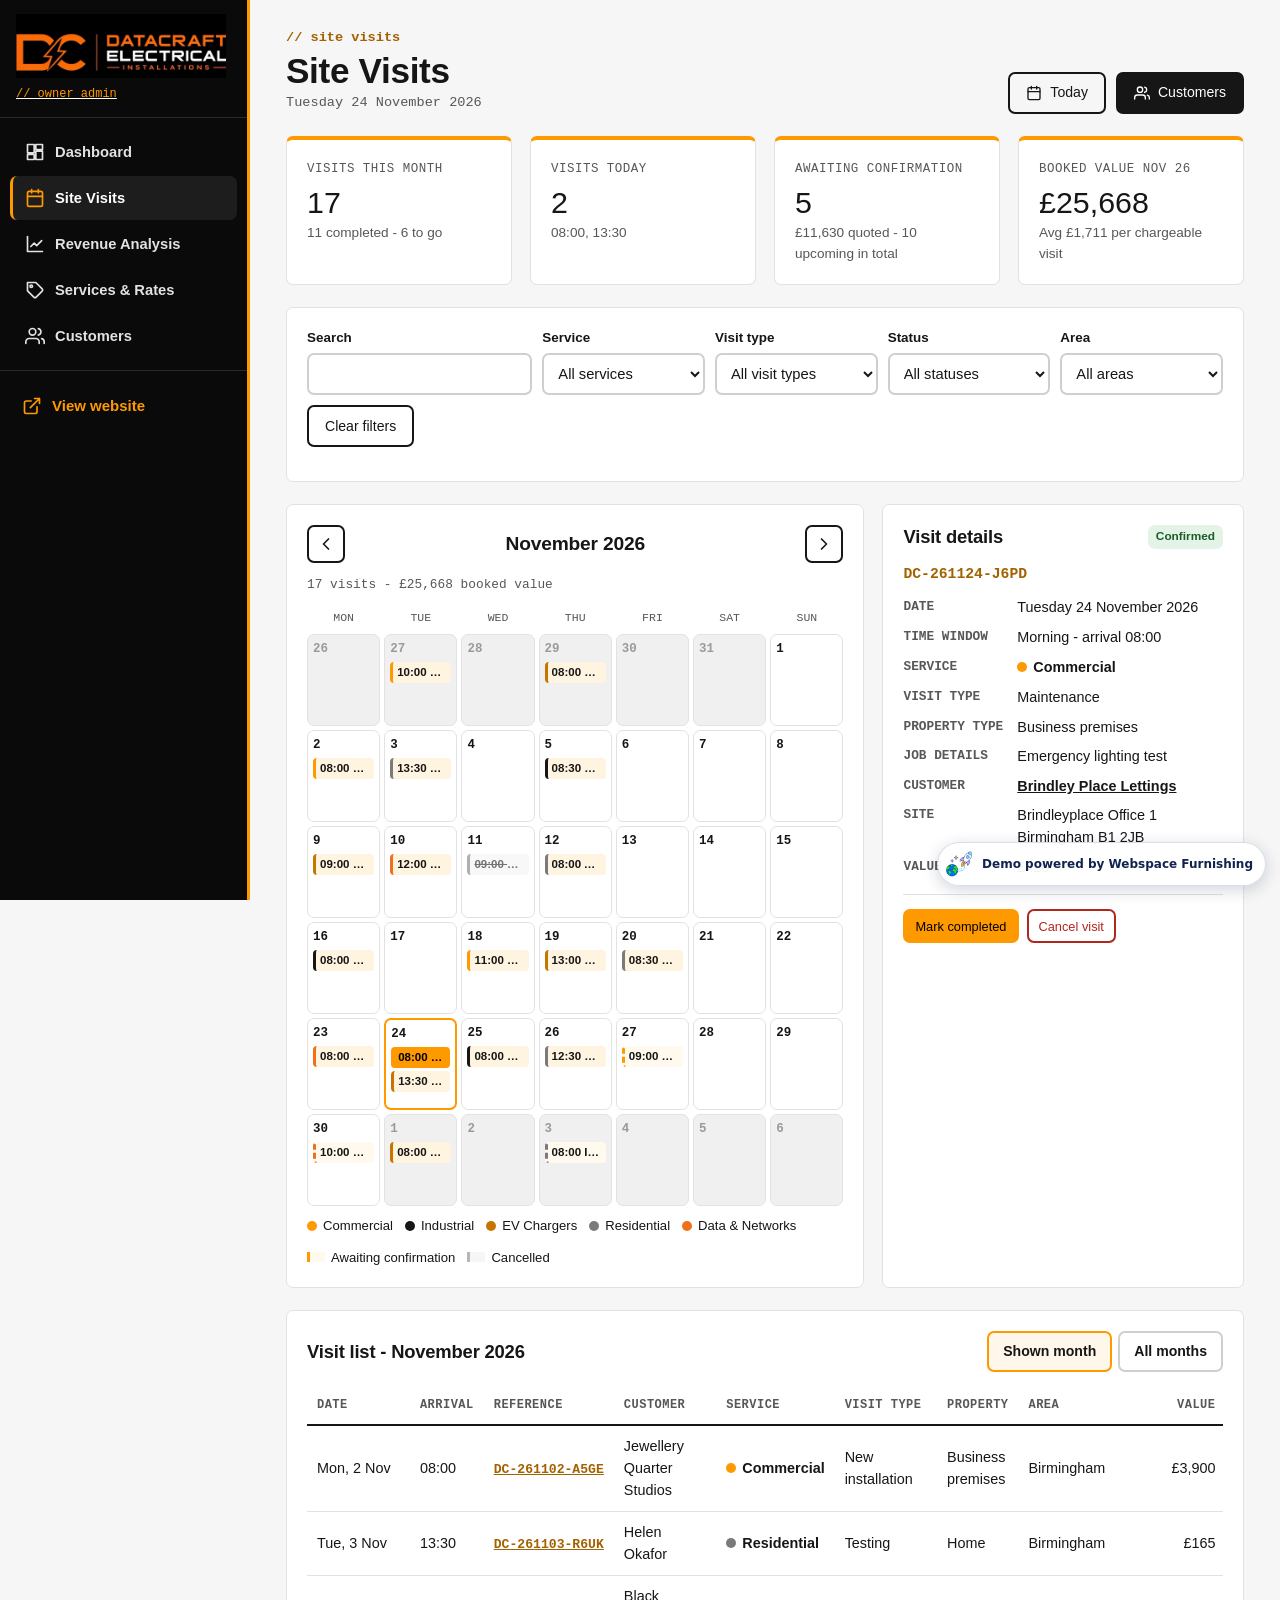
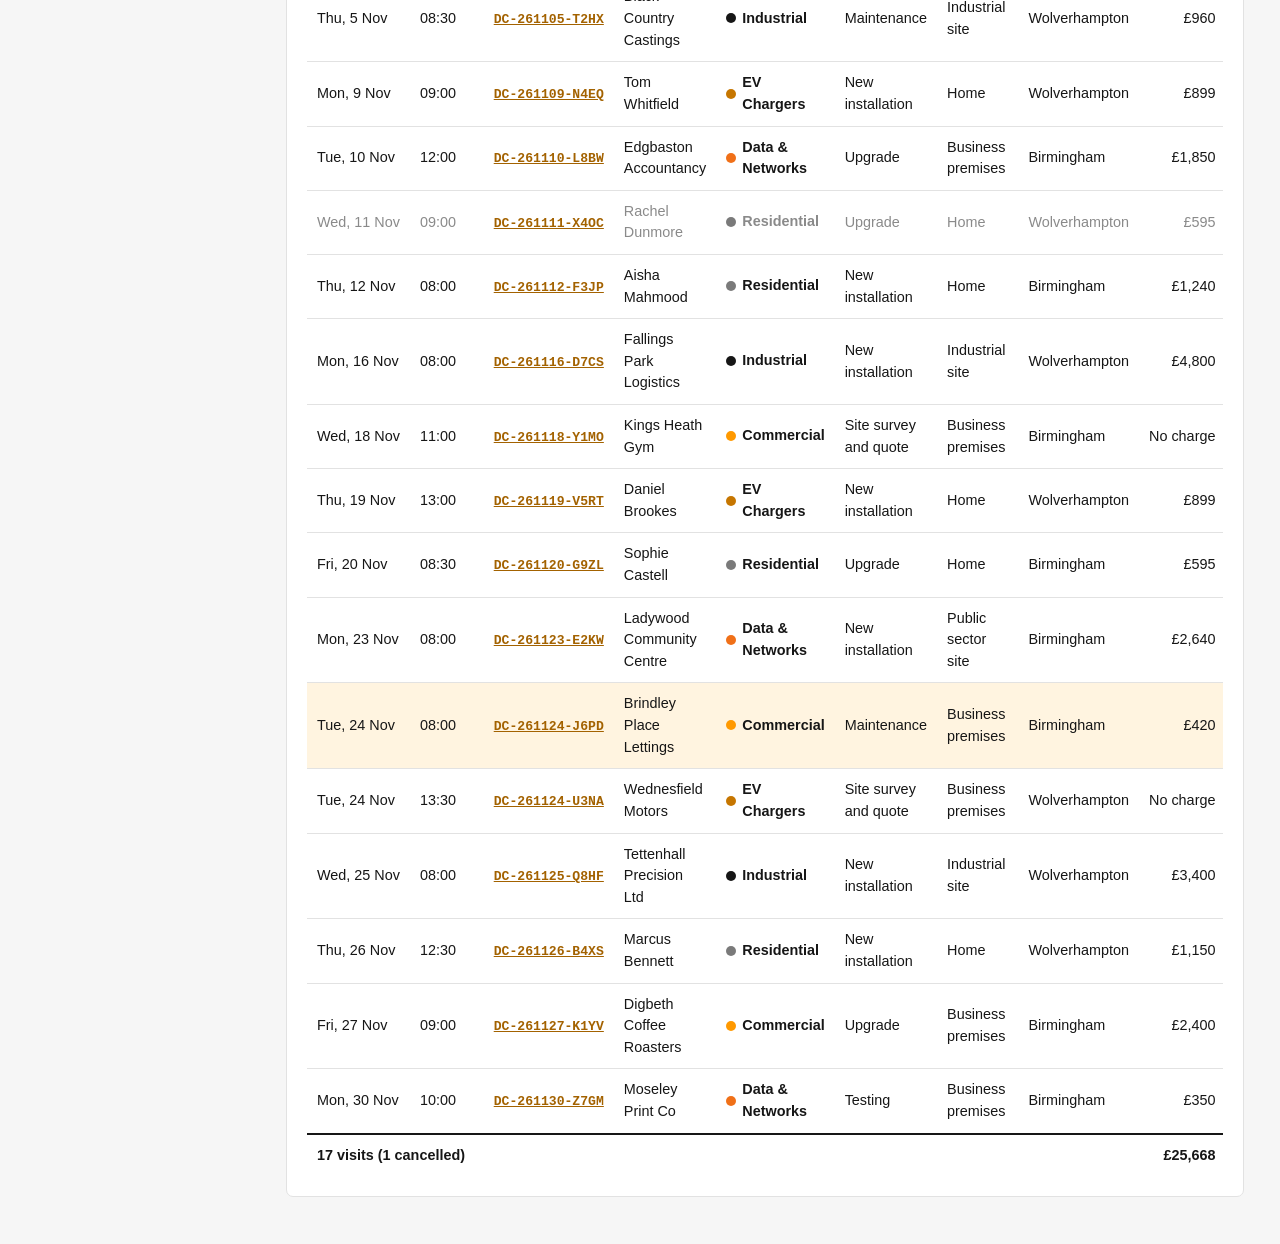
<file: admin/bookings.html>
<!DOCTYPE html>
<html lang="en-GB">
<head>
<meta charset="utf-8">
<meta name="viewport" content="width=device-width, initial-scale=1">
<meta name="robots" content="noindex">
<title>Site Visits | DC INSTALLATIONS Admin</title>
<link rel="stylesheet" href="../styles.css">
<link rel="stylesheet" href="admin.css">
<style>
.adm .adm-sr{position:absolute!important;width:1px;height:1px;padding:0;margin:-1px;overflow:hidden;clip:rect(0,0,0,0);white-space:nowrap;border:0}
.adm .adm-cal-ev[aria-pressed=true]{background:var(--orange);color:#000}
.adm .adm-cal-ev-cancel{opacity:.6;text-decoration:line-through;background:#f3f3f3}
.adm .adm-cal-ev-pending{background:#fff9ee;border-left-style:dashed}
.adm .adm-cal-count{font-family:var(--mono);font-size:.8rem;color:var(--grey);margin:0 0 10px}
.adm .adm-detail-ref{font-family:var(--mono);font-weight:700;color:var(--bronze);margin:0 0 12px;font-size:.92rem}
.adm .adm-detail-actions{display:flex;flex-wrap:wrap;gap:8px;margin-top:16px;padding-top:14px;border-top:1px solid var(--line)}
.adm .adm-link-btn{background:none;border:0;padding:0;font:inherit;font-family:var(--mono);font-size:.82rem;font-weight:700;color:var(--bronze);text-decoration:underline;cursor:pointer;white-space:nowrap}
.adm .adm-link-btn:hover{color:var(--ink)}
.adm .adm-toolbar .adm-field{flex:1 1 160px}
.adm .adm-toolbar .adm-field-search{flex:2 1 220px}
.adm .adm-cancel-row td{color:#8a8a8a}
.adm .adm-detail a{color:var(--ink);font-weight:700}
.adm .adm-detail a:hover{color:var(--bronze)}
.adm .adm-legend-cancel{display:inline-block;width:18px;height:10px;background:#f3f3f3;border-left:3px solid #999;opacity:.7}
.adm .adm-legend-pending{display:inline-block;width:18px;height:10px;background:#fff9ee;border-left:3px dashed var(--orange)}
.adm .adm-card-head .adm-tabs{margin:0}
</style>
</head>
<body class="adm">
<a class="adm-skip" href="#adm-main">Skip to content</a>
<div class="adm-shell">
  <aside class="adm-side" id="adm-side" aria-label="Admin navigation"></aside>

  <main class="adm-main" id="adm-main">
    <div class="adm-top">
      <div>
        <span class="adm-kicker">// site visits</span>
        <h1>Site Visits</h1>
        <span class="adm-date" id="adm-today"></span>
      </div>
      <div class="adm-actions">
        <button type="button" class="adm-btn adm-btn-ghost" id="adm-goto-today"><svg class="adm-ico" viewBox="0 0 24 24" aria-hidden="true" focusable="false"><rect x="3" y="4" width="18" height="18" rx="2"/><path d="M16 2v4M8 2v4M3 10h18"/></svg>Today</button>
        <a class="adm-btn adm-btn-dark" href="customers.html"><svg class="adm-ico" viewBox="0 0 24 24" aria-hidden="true" focusable="false"><path d="M17 21v-2a4 4 0 0 0-4-4H5a4 4 0 0 0-4 4v2M23 21v-2a4 4 0 0 0-3-3.9M16 3.1a4 4 0 0 1 0 7.8"/><circle cx="9" cy="7" r="4"/></svg>Customers</a>
      </div>
    </div>

    <div class="adm-grid adm-grid-4" id="adm-stats" aria-live="polite"></div>

    <section class="adm-card adm-section" aria-labelledby="adm-filter-title">
      <h2 id="adm-filter-title" class="adm-sr">Filter site visits</h2>
      <form class="adm-toolbar" id="adm-filters" novalidate>
        <div class="adm-field adm-field-search">
          <label for="adm-f-q">Search</label>
          <input class="adm-input" id="adm-f-q" type="search" autocomplete="off" aria-describedby="adm-f-q-hint">
          <span class="adm-sr" id="adm-f-q-hint">Customer, reference, site or postcode</span>
        </div>
        <div class="adm-field">
          <label for="adm-f-sector">Service</label>
          <select class="adm-select" id="adm-f-sector"><option value="">All services</option></select>
        </div>
        <div class="adm-field">
          <label for="adm-f-job">Visit type</label>
          <select class="adm-select" id="adm-f-job"><option value="">All visit types</option></select>
        </div>
        <div class="adm-field">
          <label for="adm-f-status">Status</label>
          <select class="adm-select" id="adm-f-status"><option value="">All statuses</option></select>
        </div>
        <div class="adm-field">
          <label for="adm-f-area">Area</label>
          <select class="adm-select" id="adm-f-area"><option value="">All areas</option><option value="Birmingham">Birmingham</option><option value="Wolverhampton">Wolverhampton</option></select>
        </div>
        <button type="reset" class="adm-btn adm-btn-ghost">Clear filters</button>
      </form>
    </section>

    <div class="adm-grid adm-grid-main adm-section">
      <section class="adm-card" aria-labelledby="adm-cal-title">
        <div class="adm-cal-head">
          <button type="button" class="adm-icon-btn" id="adm-prev" aria-label="Previous month"><svg class="adm-ico" viewBox="0 0 24 24" aria-hidden="true" focusable="false"><path d="M15 18l-6-6 6-6"/></svg></button>
          <h2 id="adm-cal-title" aria-live="polite"></h2>
          <button type="button" class="adm-icon-btn" id="adm-next" aria-label="Next month"><svg class="adm-ico" viewBox="0 0 24 24" aria-hidden="true" focusable="false"><path d="M9 18l6-6-6-6"/></svg></button>
        </div>
        <p class="adm-cal-count" id="adm-cal-count"></p>
        <div class="adm-cal" id="adm-cal"></div>
        <div class="adm-legend" id="adm-legend"></div>
      </section>

      <section class="adm-card adm-detail" id="adm-detail" aria-labelledby="adm-detail-title" tabindex="-1"></section>
    </div>

    <div class="adm-msg" id="adm-msg" role="status" aria-live="polite"></div>

    <section class="adm-card adm-section" aria-labelledby="adm-list-title">
      <div class="adm-card-head">
        <h2 id="adm-list-title">Visit list</h2>
        <div class="adm-tabs" role="group" aria-label="List range">
          <button type="button" class="adm-tab" data-scope="month" aria-pressed="true" id="adm-scope-month">Shown month</button>
          <button type="button" class="adm-tab" data-scope="all" aria-pressed="false">All months</button>
        </div>
      </div>
      <div class="adm-table-wrap">
        <table class="adm-table">
          <thead>
            <tr>
              <th scope="col">Date</th>
              <th scope="col">Arrival</th>
              <th scope="col">Reference</th>
              <th scope="col">Customer</th>
              <th scope="col">Service</th>
              <th scope="col">Visit type</th>
              <th scope="col">Property</th>
              <th scope="col">Area</th>
              <th scope="col" class="adm-num">Value</th>
              <th scope="col">Status</th>
            </tr>
          </thead>
          <tbody id="adm-list"></tbody>
          <tfoot id="adm-list-foot"></tfoot>
        </table>
      </div>
    </section>
  </main>
</div>

<script src="admin.js"></script>
<script>
(function(){
'use strict';
var D=window.ADMIN_DATA,A=window.ADM,L=D.labels,esc=A.esc;
A.renderNav('adm-side');

var today=D.today;
var t0=A.parse(today);
var view=new Date(t0.getFullYear(),t0.getMonth(),1);
var selected=null;
var scope='month';
var f={sector:'',job:'',status:'',area:'',q:''};

var elStats=document.getElementById('adm-stats');
var elCal=document.getElementById('adm-cal');
var elTitle=document.getElementById('adm-cal-title');
var elCount=document.getElementById('adm-cal-count');
var elDet=document.getElementById('adm-detail');
var elList=document.getElementById('adm-list');
var elFoot=document.getElementById('adm-list-foot');
var elMsg=document.getElementById('adm-msg');

document.getElementById('adm-today').textContent=A.fmtDate(today,{weekday:'long',day:'numeric',month:'long',year:'numeric'});

function pad(n){return String(n).padStart(2,'0');}
function iso(d){return d.getFullYear()+'-'+pad(d.getMonth()+1)+'-'+pad(d.getDate());}
function ym(d){return d.getFullYear()+'-'+pad(d.getMonth()+1);}
function find(id){for(var i=0;i<D.bookings.length;i++)if(D.bookings[i].id===id)return D.bookings[i];return null;}
function sorted(list){return list.slice().sort(function(a,b){var x=a.date+a.time,y=b.date+b.time;return x<y?-1:x>y?1:0;});}
function valueText(b){if(b.jobType==='survey-quote'&&!b.value)return 'No charge';return A.money(b.value);}

/* Filter options */
(function(){
  var s=document.getElementById('adm-f-sector');
  D.sectors.forEach(function(x){s.insertAdjacentHTML('beforeend','<option value="'+esc(x.key)+'">'+esc(x.name)+'</option>');});
  var j=document.getElementById('adm-f-job');
  Object.keys(L.jobType).forEach(function(k){j.insertAdjacentHTML('beforeend','<option value="'+esc(k)+'">'+esc(L.jobType[k])+'</option>');});
  var st=document.getElementById('adm-f-status');
  Object.keys(L.status).forEach(function(k){st.insertAdjacentHTML('beforeend','<option value="'+esc(k)+'">'+esc(L.status[k])+'</option>');});
  var lg=document.getElementById('adm-legend');
  lg.innerHTML=D.sectors.map(function(x){return '<span><span class="adm-dot" style="background:'+x.color+'"></span>'+esc(x.name)+'</span>';}).join('')+
    '<span><span class="adm-legend-pending" aria-hidden="true"></span>Awaiting confirmation</span>'+
    '<span><span class="adm-legend-cancel" aria-hidden="true"></span>Cancelled</span>';
})();

function match(b){
  if(f.sector&&b.service!==f.sector)return false;
  if(f.job&&b.jobType!==f.job)return false;
  if(f.status&&b.status!==f.status)return false;
  if(f.area&&b.area!==f.area)return false;
  if(f.q){var h=(b.id+' '+b.customer+' '+b.site+' '+b.postcode+' '+b.details).toLowerCase();if(h.indexOf(f.q)<0)return false;}
  return true;
}

/* Headline figures */
function stat(label,value,sub){return '<div class="adm-card adm-stat"><div class="adm-stat-label">'+esc(label)+'</div><div class="adm-stat-value">'+value+'</div><div class="adm-stat-sub">'+sub+'</div></div>';}
function renderStats(){
  var mk=today.slice(0,7);
  var live=D.bookings.filter(function(b){return b.status!=='cancelled';});
  var inMonth=live.filter(function(b){return b.date.slice(0,7)===mk;});
  var done=inMonth.filter(function(b){return b.status==='completed';}).length;
  var todays=sorted(live.filter(function(b){return b.date===today;}));
  var pend=D.bookings.filter(function(b){return b.status==='pending';});
  var pendVal=pend.reduce(function(a,b){return a+b.value;},0);
  var val=inMonth.reduce(function(a,b){return a+b.value;},0);
  var paid=inMonth.filter(function(b){return b.value>0;});
  var upcoming=live.filter(function(b){return b.date>=today&&b.status!=='completed';});
  elStats.innerHTML=
    stat('Visits this month',String(inMonth.length),esc(done+' completed - '+(inMonth.length-done)+' to go'))+
    stat('Visits today',String(todays.length),todays.length?esc(todays.map(function(b){return b.time;}).join(', ')):'None booked')+
    stat('Awaiting confirmation',String(pend.length),esc(A.money(pendVal)+' quoted - '+upcoming.length+' upcoming in total'))+
    stat('Booked value '+A.fmtMonth(mk),A.money(val),esc('Avg '+A.money(paid.length?val/paid.length:0)+' per chargeable visit'));
}

/* Calendar */
function renderCal(){
  var y=view.getFullYear(),m=view.getMonth();
  var mk=ym(view);
  elTitle.textContent=view.toLocaleDateString('en-GB',{month:'long',year:'numeric'});
  var monthList=D.bookings.filter(function(b){return b.date.slice(0,7)===mk&&match(b);});
  var live=monthList.filter(function(b){return b.status!=='cancelled';});
  elCount.textContent=live.length+' visits - '+A.money(live.reduce(function(a,b){return a+b.value;},0))+' booked value';
  var offset=(new Date(y,m,1).getDay()+6)%7;
  var days=new Date(y,m+1,0).getDate();
  var cells=Math.ceil((offset+days)/7)*7;
  var html=['Mon','Tue','Wed','Thu','Fri','Sat','Sun'].map(function(d){return '<div class="adm-cal-dow" aria-hidden="true">'+d+'</div>';}).join('');
  for(var i=0;i<cells;i++){
    var d=new Date(y,m,1-offset+i);
    var key=iso(d);
    var inM=d.getMonth()===m;
    var evs=sorted(D.bookings.filter(function(b){return b.date===key&&match(b);}));
    var cls='adm-cal-day'+(inM?'':' adm-cal-out')+(key===today?' adm-cal-today':'');
    html+='<div class="'+cls+'"><span class="adm-cal-num">'+d.getDate()+(key===today?' <span class="adm-sr">(today)</span>':'')+'</span>'+
      evs.map(function(b){
        var s=A.sector(b.service);
        var c='adm-cal-ev'+(b.status==='cancelled'?' adm-cal-ev-cancel':'')+(b.status==='pending'?' adm-cal-ev-pending':'');
        var lab=A.fmtDate(b.date,{weekday:'short',day:'numeric',month:'short'})+', '+b.time+', '+b.customer+', '+s.name+', '+L.status[b.status];
        return '<button type="button" class="'+c+'" style="border-left-color:'+s.color+'" data-id="'+esc(b.id)+'" aria-pressed="'+(b.id===selected?'true':'false')+'" aria-label="'+esc(lab)+'" title="'+esc(lab)+'">'+esc(b.time+' '+b.customer)+'</button>';
      }).join('')+'</div>';
  }
  elCal.innerHTML=html;
}

/* Detail panel */
function row(label,html){return '<dt>'+esc(label)+'</dt><dd>'+html+'</dd>';}
function renderDetail(){
  var b=find(selected);
  if(!b){
    elDet.innerHTML='<h2 id="adm-detail-title">Visit details</h2><p class="adm-muted">Select a visit on the calendar or in the list.</p>';
    return;
  }
  var acts='';
  if(b.status==='pending')acts+='<button type="button" class="adm-btn adm-btn-sm" data-act="confirmed">Confirm visit</button>';
  if(b.status==='confirmed')acts+='<button type="button" class="adm-btn adm-btn-sm" data-act="completed">Mark completed</button>';
  if(b.status==='pending'||b.status==='confirmed')acts+='<button type="button" class="adm-btn adm-btn-danger adm-btn-sm" data-act="cancelled">Cancel visit</button>';
  if(b.status==='cancelled')acts+='<button type="button" class="adm-btn adm-btn-ghost adm-btn-sm" data-act="pending">Reinstate visit</button>';
  if(b.status==='completed')acts+='<button type="button" class="adm-btn adm-btn-ghost adm-btn-sm" data-act="confirmed">Reopen visit</button>';
  elDet.innerHTML='<div class="adm-card-head"><h2 id="adm-detail-title">Visit details</h2>'+A.badge(b.status)+'</div>'+
    '<p class="adm-detail-ref">'+esc(b.id)+'</p>'+
    '<dl>'+
      row('Date',esc(A.fmtDate(b.date,{weekday:'long',day:'numeric',month:'long',year:'numeric'})))+
      row('Time window',esc(L.window[b.window]+' - arrival '+b.time))+
      row('Service',A.sectorTag(b.service))+
      row('Visit type',esc(L.jobType[b.jobType]||b.jobType))+
      row('Property type',esc(L.property[b.property]||b.property))+
      row('Job details',esc(b.details))+
      row('Customer','<a href="customers.html">'+esc(b.customer)+'</a>')+
      row('Site',esc(b.site)+'<br>'+esc(b.area+' '+b.postcode))+
      row('Value',esc(valueText(b)))+
    '</dl>'+
    '<div class="adm-detail-actions">'+acts+'</div>';
}

/* List */
function renderList(){
  var mk=ym(view);
  var list=sorted(D.bookings.filter(function(b){return match(b)&&(scope==='all'||b.date.slice(0,7)===mk);}));
  document.getElementById('adm-list-title').textContent=scope==='all'?'Visit list - all months':'Visit list - '+view.toLocaleDateString('en-GB',{month:'long',year:'numeric'});
  if(!list.length){
    elList.innerHTML='<tr><td colspan="10" class="adm-muted">No visits match these filters.</td></tr>';
    elFoot.innerHTML='';
    return;
  }
  elList.innerHTML=list.map(function(b){
    var cls='adm-row-btn'+(b.id===selected?' adm-row-active':'')+(b.status==='cancelled'?' adm-cancel-row':'');
    return '<tr class="'+cls+'" data-id="'+esc(b.id)+'">'+
      '<td style="white-space:nowrap">'+esc(A.fmtDate(b.date,{weekday:'short',day:'numeric',month:'short'}))+'</td>'+
      '<td>'+esc(b.time)+'</td>'+
      '<td><button type="button" class="adm-link-btn" data-id="'+esc(b.id)+'" aria-label="Show details for '+esc(b.id)+', '+esc(b.customer)+'">'+esc(b.id)+'</button></td>'+
      '<td>'+esc(b.customer)+'</td>'+
      '<td>'+A.sectorTag(b.service)+'</td>'+
      '<td>'+esc(L.jobType[b.jobType]||b.jobType)+'</td>'+
      '<td>'+esc(L.property[b.property]||b.property)+'</td>'+
      '<td>'+esc(b.area)+'</td>'+
      '<td class="adm-num">'+esc(valueText(b))+'</td>'+
      '<td>'+A.badge(b.status)+'</td></tr>';
  }).join('');
  var live=list.filter(function(b){return b.status!=='cancelled';});
  elFoot.innerHTML='<tr><td colspan="8">'+live.length+' visits'+(list.length>live.length?' ('+(list.length-live.length)+' cancelled)':'')+'</td><td class="adm-num">'+A.money(live.reduce(function(a,b){return a+b.value;},0))+'</td><td></td></tr>';
}

function renderAll(){renderStats();renderCal();renderDetail();renderList();}

function select(id,focusDetail){
  var b=find(id);if(!b)return;
  selected=id;
  var d=A.parse(b.date);
  if(ym(d)!==ym(view))view=new Date(d.getFullYear(),d.getMonth(),1);
  renderCal();renderDetail();renderList();
  if(focusDetail&&window.matchMedia('(max-width:1100px)').matches)elDet.focus();
}

/* Events */
elCal.addEventListener('click',function(e){var b=e.target.closest('[data-id]');if(b)select(b.getAttribute('data-id'),true);});
elList.addEventListener('click',function(e){var tr=e.target.closest('tr[data-id]');if(tr)select(tr.getAttribute('data-id'),true);});
elDet.addEventListener('click',function(e){
  var btn=e.target.closest('[data-act]');if(!btn)return;
  var b=find(selected);if(!b)return;
  var to=btn.getAttribute('data-act');
  b.status=to;
  renderAll();
  A.flash(elMsg,b.id+' - '+b.customer+': '+L.status[to]+'.');
  var first=elDet.querySelector('[data-act]');if(first)first.focus();
});
document.getElementById('adm-prev').addEventListener('click',function(){view=new Date(view.getFullYear(),view.getMonth()-1,1);renderCal();renderList();});
document.getElementById('adm-next').addEventListener('click',function(){view=new Date(view.getFullYear(),view.getMonth()+1,1);renderCal();renderList();});
document.getElementById('adm-goto-today').addEventListener('click',function(){
  view=new Date(t0.getFullYear(),t0.getMonth(),1);
  var first=sorted(D.bookings.filter(function(b){return b.date===today&&b.status!=='cancelled';}))[0];
  if(first)select(first.id,false);else{renderCal();renderList();}
});

var form=document.getElementById('adm-filters');
function readFilters(){
  f.sector=document.getElementById('adm-f-sector').value;
  f.job=document.getElementById('adm-f-job').value;
  f.status=document.getElementById('adm-f-status').value;
  f.area=document.getElementById('adm-f-area').value;
  f.q=document.getElementById('adm-f-q').value.trim().toLowerCase();
  renderCal();renderList();
}
form.addEventListener('input',readFilters);
form.addEventListener('change',readFilters);
form.addEventListener('submit',function(e){e.preventDefault();readFilters();});
form.addEventListener('reset',function(){setTimeout(function(){readFilters();A.flash(elMsg,'Filters cleared.');},0);});

Array.prototype.forEach.call(document.querySelectorAll('[data-scope]'),function(btn){
  btn.addEventListener('click',function(){
    scope=btn.getAttribute('data-scope');
    Array.prototype.forEach.call(document.querySelectorAll('[data-scope]'),function(x){x.setAttribute('aria-pressed',x===btn?'true':'false');});
    renderList();
  });
});

/* Open on today's first visit */
var firstToday=sorted(D.bookings.filter(function(b){return b.date===today&&b.status!=='cancelled';}))[0];
if(firstToday)selected=firstToday.id;
renderAll();
})();
</script>
<!-- webspace-furnishing-demo-badge --><style>#wf-demo-badge{all:initial;position:fixed;right:14px;bottom:14px;z-index:2147483646;display:flex;align-items:center;gap:8px;padding:6px 12px 6px 6px;border-radius:999px;background:rgba(255,255,255,.94);border:1px solid rgba(16,46,102,.16);box-shadow:0 4px 16px rgba(10,30,70,.18);font:600 12px/1.2 system-ui,-apple-system,"Segoe UI",Roboto,Arial,sans-serif;color:#10244f;letter-spacing:0;text-decoration:none;cursor:pointer;transition:box-shadow .15s,transform .15s,bottom .2s;-webkit-font-smoothing:antialiased}#wf-demo-badge:hover,#wf-demo-badge:focus-visible{box-shadow:0 6px 22px rgba(10,30,70,.28);transform:translateY(-1px)}#wf-demo-badge:focus-visible{outline:2px solid #1f6fd6;outline-offset:2px}#wf-demo-badge img{all:initial;display:block;width:30px;height:30px}#wf-demo-badge span{all:initial;font:inherit;color:inherit;white-space:nowrap}@media (max-width:520px){#wf-demo-badge{right:10px;bottom:10px;padding:4px 10px 4px 4px;font-size:11px}#wf-demo-badge img{width:24px;height:24px}}@media print{#wf-demo-badge{display:none}}</style><a id="wf-demo-badge" href="https://webspacefurnishing.uk/" target="_blank" rel="noopener" aria-label="Demo powered by Webspace Furnishing - visit webspacefurnishing.uk"><img src="[data-uri]" alt="" width="30" height="30"><span>Demo powered by Webspace Furnishing</span></a><script>(function(){var b=document.getElementById('wf-demo-badge');if(!b)return;var list=[],t;function scan(){list=[];var all=document.body.getElementsByTagName('*');for(var i=0;i<all.length;i++){var e=all[i];if(e===b||b.contains(e))continue;var s=getComputedStyle(e);if(s.position==='fixed'||(s.position==='sticky'&&s.bottom!=='auto'))list.push(e);}place();}function place(){b.style.bottom='';var h=window.innerHeight,lift=parseFloat(getComputedStyle(b).bottom)||14,r=b.getBoundingClientRect();for(var pass=0;pass<4;pass++){var top=h-lift-r.height,bottom=h-lift,moved=false;for(var i=0;i<list.length;i++){var q=list[i].getBoundingClientRect();if(!q.width||!q.height||q.top<h*0.4)continue;if(q.left<r.right&&q.right>r.left&&q.top<bottom&&q.bottom>top){lift=h-q.top+8;moved=true;}}if(!moved)break;}b.style.bottom=lift+'px';}function later(){clearTimeout(t);t=setTimeout(scan,150);}scan();window.addEventListener('load',scan);window.addEventListener('resize',later);window.addEventListener('scroll',later,{passive:true});})();</script></body>
</html>
</file>
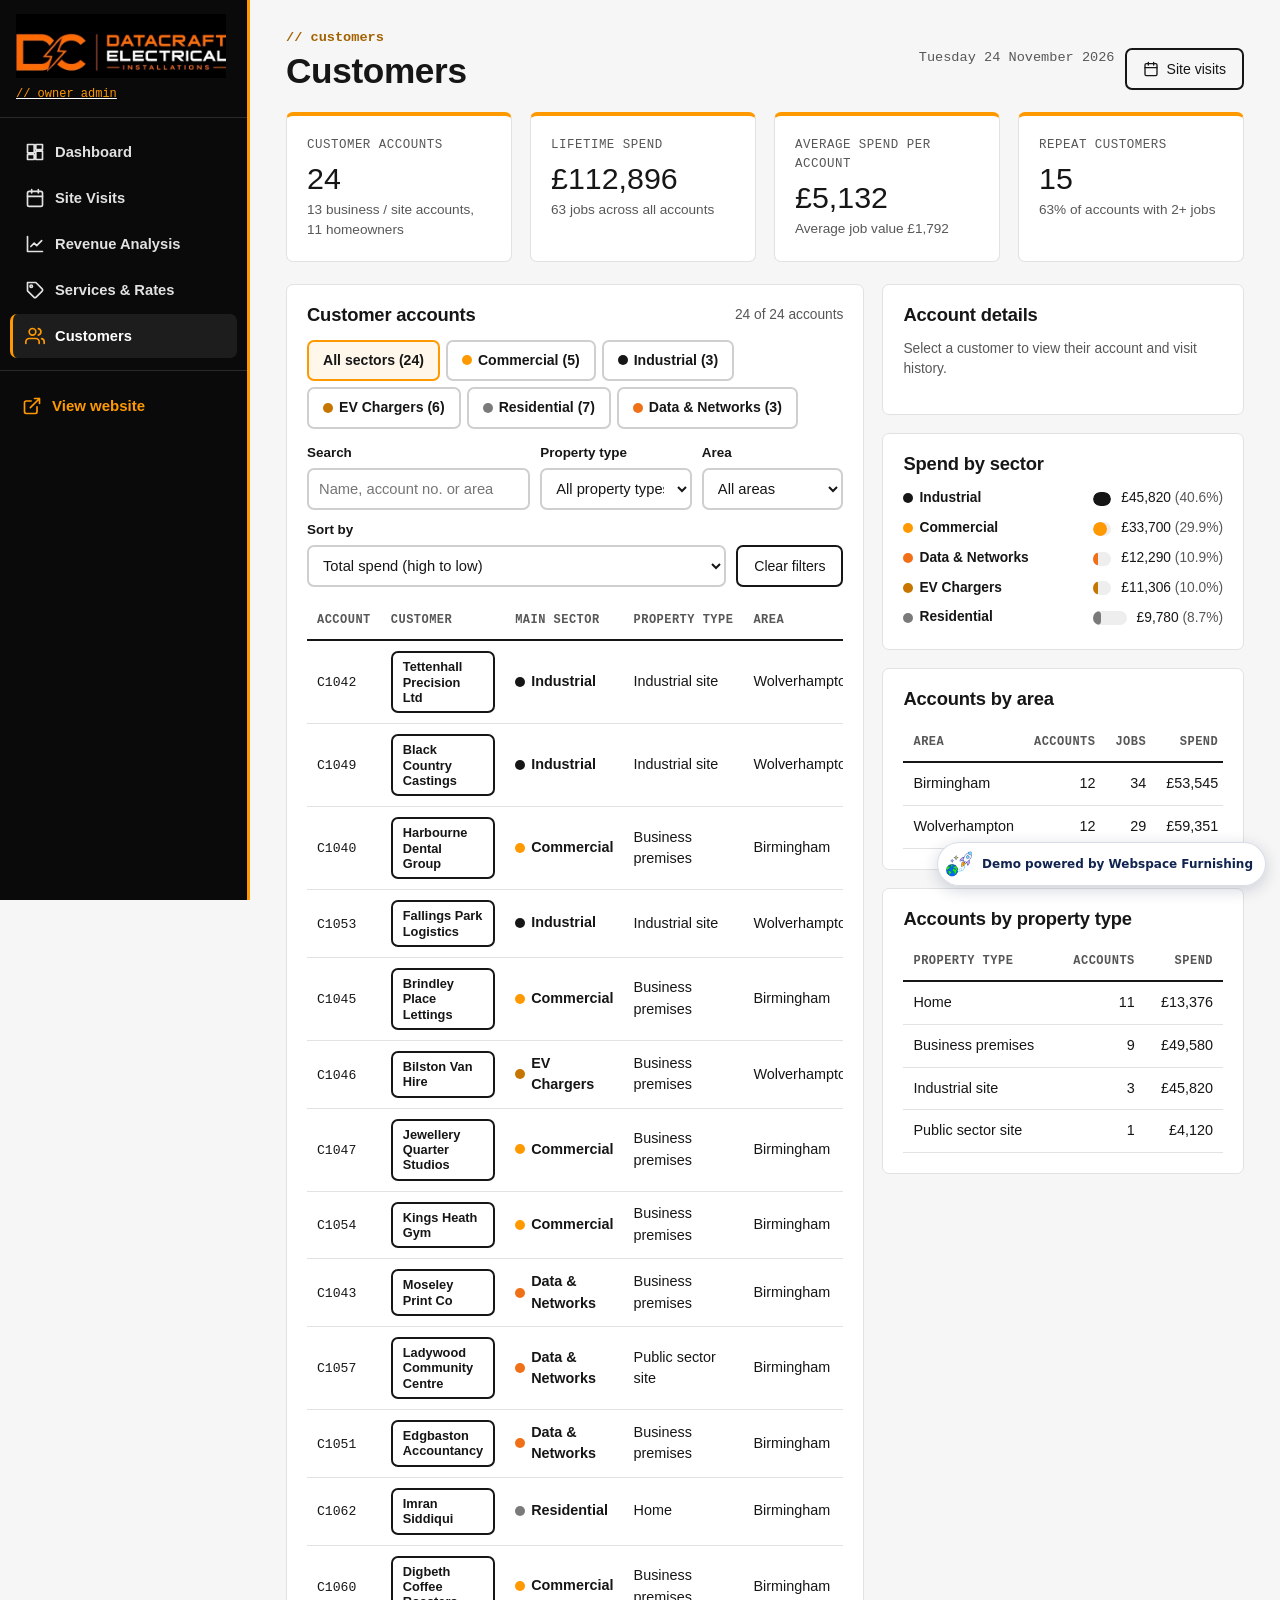
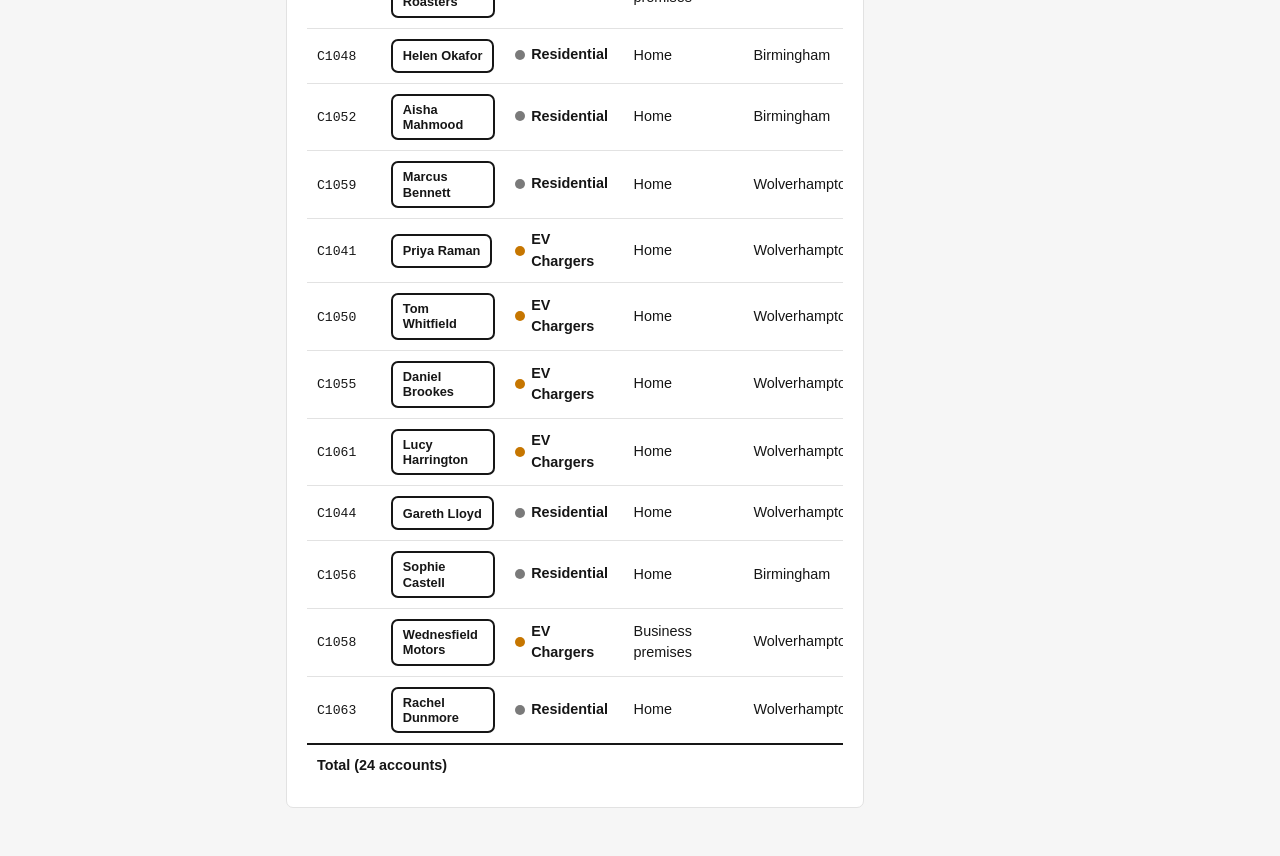
<file: admin/customers.html>
<!DOCTYPE html>
<html lang="en-GB">
<head>
<meta charset="utf-8">
<meta name="viewport" content="width=device-width, initial-scale=1">
<meta name="robots" content="noindex">
<title>Customers | DC INSTALLATIONS Admin</title>
<link rel="stylesheet" href="../styles.css">
<link rel="stylesheet" href="admin.css">
</head>
<body class="adm">
<a class="adm-skip" href="#adm-main">Skip to content</a>
<div class="adm-shell">
  <aside class="adm-side" id="adm-side" aria-label="Admin navigation"></aside>

  <main class="adm-main" id="adm-main">
    <div class="adm-top">
      <div>
        <span class="adm-kicker">// customers</span>
        <h1>Customers</h1>
      </div>
      <div class="adm-actions">
        <span class="adm-date" id="adm-today"></span>
        <a class="adm-btn adm-btn-ghost" href="bookings.html" id="adm-to-visits"></a>
      </div>
    </div>

    <section class="adm-grid adm-grid-4" aria-label="Customer totals">
      <div class="adm-card adm-stat"><div class="adm-stat-label">Customer accounts</div><div class="adm-stat-value" id="adm-s-count">0</div><div class="adm-stat-sub" id="adm-s-count-sub"></div></div>
      <div class="adm-card adm-stat"><div class="adm-stat-label">Lifetime spend</div><div class="adm-stat-value" id="adm-s-spend">£0</div><div class="adm-stat-sub" id="adm-s-spend-sub"></div></div>
      <div class="adm-card adm-stat"><div class="adm-stat-label">Average spend per account</div><div class="adm-stat-value" id="adm-s-avg">£0</div><div class="adm-stat-sub" id="adm-s-avg-sub"></div></div>
      <div class="adm-card adm-stat"><div class="adm-stat-label">Repeat customers</div><div class="adm-stat-value" id="adm-s-repeat">0</div><div class="adm-stat-sub" id="adm-s-repeat-sub"></div></div>
    </section>

    <section class="adm-section adm-grid adm-grid-main" aria-label="Customer list and details">
      <div class="adm-card">
        <div class="adm-card-head">
          <h2 id="adm-list-title">Customer accounts</h2>
          <span class="adm-muted" id="adm-result-count" role="status" aria-live="polite"></span>
        </div>

        <div class="adm-tabs" role="group" aria-label="Filter by sector" id="adm-sector-tabs"></div>

        <form class="adm-toolbar" id="adm-filters" novalidate>
          <div class="adm-field" style="flex:2 1 220px">
            <label for="adm-search">Search</label>
            <input class="adm-input" id="adm-search" type="search" autocomplete="off" placeholder="Name, account no. or area">
          </div>
          <div class="adm-field" style="flex:1 1 150px">
            <label for="adm-f-prop">Property type</label>
            <select class="adm-select" id="adm-f-prop"><option value="">All property types</option></select>
          </div>
          <div class="adm-field" style="flex:1 1 140px">
            <label for="adm-f-area">Area</label>
            <select class="adm-select" id="adm-f-area"><option value="">All areas</option></select>
          </div>
          <div class="adm-field" style="flex:1 1 150px">
            <label for="adm-sort">Sort by</label>
            <select class="adm-select" id="adm-sort">
              <option value="spend">Total spend (high to low)</option>
              <option value="jobs">Jobs (most first)</option>
              <option value="last">Last visit (newest first)</option>
              <option value="name">Name (A to Z)</option>
            </select>
          </div>
          <button type="reset" class="adm-btn adm-btn-ghost">Clear filters</button>
        </form>

        <div class="adm-table-wrap">
          <table class="adm-table" aria-labelledby="adm-list-title">
            <thead>
              <tr>
                <th scope="col">Account</th>
                <th scope="col">Customer</th>
                <th scope="col">Main sector</th>
                <th scope="col">Property type</th>
                <th scope="col">Area</th>
                <th scope="col" class="adm-num">Jobs</th>
                <th scope="col" class="adm-num">Total spend</th>
                <th scope="col">Last visit</th>
                <th scope="col">Next visit</th>
              </tr>
            </thead>
            <tbody id="adm-rows"></tbody>
            <tfoot>
              <tr>
                <td colspan="5" id="adm-foot-label">Total</td>
                <td class="adm-num" id="adm-foot-jobs">0</td>
                <td class="adm-num" id="adm-foot-spend">£0</td>
                <td colspan="2"></td>
              </tr>
            </tfoot>
          </table>
        </div>
      </div>

      <div class="adm-grid" style="align-content:start">
        <div class="adm-card adm-detail" id="adm-detail" aria-live="polite" tabindex="-1"></div>

        <div class="adm-card">
          <h2>Spend by sector</h2>
          <div class="adm-bars" id="adm-sector-bars"></div>
        </div>

        <div class="adm-card">
          <h2>Accounts by area</h2>
          <div class="adm-table-wrap">
            <table class="adm-table">
              <thead><tr><th scope="col">Area</th><th scope="col" class="adm-num">Accounts</th><th scope="col" class="adm-num">Jobs</th><th scope="col" class="adm-num">Spend</th></tr></thead>
              <tbody id="adm-area-rows"></tbody>
            </table>
          </div>
        </div>

        <div class="adm-card">
          <h2>Accounts by property type</h2>
          <div class="adm-table-wrap">
            <table class="adm-table">
              <thead><tr><th scope="col">Property type</th><th scope="col" class="adm-num">Accounts</th><th scope="col" class="adm-num">Spend</th></tr></thead>
              <tbody id="adm-prop-rows"></tbody>
            </table>
          </div>
        </div>
      </div>
    </section>
  </main>
</div>

<script src="admin.js"></script>
<script>
(function(){
'use strict';
var D=window.ADMIN_DATA, A=window.ADM;
var TODAY=D.today;
var customers=D.customers.slice();
var bookings=D.bookings;
var L=D.labels;

function $(id){return document.getElementById(id);}

// Visits per customer from the bookings diary
function visitsFor(name){
  return bookings.filter(function(b){return b.customer===name;}).sort(function(a,b){return a.date<b.date?-1:1;});
}
customers.forEach(function(c){
  var v=visitsFor(c.name);
  c.visits=v;
  var past=v.filter(function(b){return b.status!=='cancelled'&&b.date<=TODAY;});
  var next=v.filter(function(b){return b.status!=='cancelled'&&b.date>TODAY;});
  if(past.length){c.last=past[past.length-1].date;}
  else if(!v.length&&c.lastVisit<=TODAY){c.last=c.lastVisit;}
  else{c.last='';}
  c.next=next.length?next[0].date:'';
});

$('adm-today').textContent=A.fmtDate(TODAY,{weekday:'long',day:'numeric',month:'long',year:'numeric'});
$('adm-to-visits').innerHTML=A.icon('cal')+'Site visits';

// Headline figures
(function(){
  var n=customers.length;
  var spend=customers.reduce(function(a,c){return a+c.spend;},0);
  var jobs=customers.reduce(function(a,c){return a+c.jobs;},0);
  var paying=customers.filter(function(c){return c.spend>0;}).length;
  var repeat=customers.filter(function(c){return c.jobs>=2;}).length;
  var biz=customers.filter(function(c){return c.property!=='home';}).length;
  $('adm-s-count').textContent=n;
  $('adm-s-count-sub').textContent=biz+' business / site accounts, '+(n-biz)+' homeowners';
  $('adm-s-spend').textContent=A.money(spend);
  $('adm-s-spend-sub').textContent=jobs+' jobs across all accounts';
  $('adm-s-avg').textContent=A.money(paying?spend/paying:0);
  $('adm-s-avg-sub').textContent='Average job value '+A.money(jobs?spend/jobs:0);
  $('adm-s-repeat').textContent=repeat;
  $('adm-s-repeat-sub').textContent=(n?(repeat/n*100).toFixed(0):0)+'% of accounts with 2+ jobs';
})();

// Sector tabs
var sectorFilter='';
var tabs=$('adm-sector-tabs');
tabs.innerHTML='<button type="button" class="adm-tab" data-sector="" aria-pressed="true">All sectors ('+customers.length+')</button>'+
  D.sectors.map(function(s){
    var cnt=customers.filter(function(c){return c.sector===s.key;}).length;
    return '<button type="button" class="adm-tab" data-sector="'+s.key+'" aria-pressed="false"><span class="adm-sector"><span class="adm-dot" style="background:'+s.color+'"></span>'+A.esc(s.name)+' ('+cnt+')</span></button>';
  }).join('');
tabs.addEventListener('click',function(e){
  var b=e.target.closest('[data-sector]');if(!b)return;
  sectorFilter=b.getAttribute('data-sector');
  Array.prototype.forEach.call(tabs.querySelectorAll('[data-sector]'),function(t){t.setAttribute('aria-pressed',t===b?'true':'false');});
  render();
});

// Filter options
Object.keys(L.property).forEach(function(k){
  var o=document.createElement('option');o.value=k;o.textContent=L.property[k];$('adm-f-prop').appendChild(o);
});
var areas=[];customers.forEach(function(c){if(areas.indexOf(c.area)<0)areas.push(c.area);});areas.sort();
areas.forEach(function(a){var o=document.createElement('option');o.value=a;o.textContent=a;$('adm-f-area').appendChild(o);});

var selected=null;

function filtered(){
  var q=$('adm-search').value.trim().toLowerCase();
  var prop=$('adm-f-prop').value, area=$('adm-f-area').value, sort=$('adm-sort').value;
  var list=customers.filter(function(c){
    if(sectorFilter&&c.sector!==sectorFilter)return false;
    if(prop&&c.property!==prop)return false;
    if(area&&c.area!==area)return false;
    if(q&&(c.name+' '+c.id+' '+c.area+' '+A.sector(c.sector).name).toLowerCase().indexOf(q)<0)return false;
    return true;
  });
  list.sort(function(a,b){
    if(sort==='jobs')return b.jobs-a.jobs||b.spend-a.spend;
    if(sort==='last')return (b.last||'').localeCompare(a.last||'');
    if(sort==='name')return a.name.localeCompare(b.name);
    return b.spend-a.spend;
  });
  return list;
}

function render(){
  var list=filtered();
  var rows=$('adm-rows');
  if(!list.length){
    rows.innerHTML='<tr><td colspan="9" class="adm-muted">No customer accounts match these filters.</td></tr>';
  }else{
    rows.innerHTML=list.map(function(c){
      return '<tr class="adm-row-btn'+(selected===c.id?' adm-row-active':'')+'" data-id="'+c.id+'">'+
        '<td><span style="font-family:var(--mono);font-size:.82rem">'+A.esc(c.id)+'</span></td>'+
        '<td><button type="button" class="adm-btn adm-btn-ghost adm-btn-sm" data-open="'+c.id+'" aria-label="View account '+A.esc(c.name)+'" style="font-family:var(--body);font-weight:700;text-align:left">'+A.esc(c.name)+'</button></td>'+
        '<td>'+A.sectorTag(c.sector)+'</td>'+
        '<td>'+A.esc(L.property[c.property]||c.property)+'</td>'+
        '<td>'+A.esc(c.area)+'</td>'+
        '<td class="adm-num">'+c.jobs+'</td>'+
        '<td class="adm-num">'+A.money(c.spend)+'</td>'+
        '<td style="white-space:nowrap">'+(c.last?A.fmtDate(c.last,{day:'numeric',month:'short',year:'numeric'}):'-')+'</td>'+
        '<td style="white-space:nowrap">'+(c.next?A.fmtDate(c.next,{day:'numeric',month:'short',year:'numeric'}):'-')+'</td>'+
      '</tr>';
    }).join('');
  }
  var jobs=list.reduce(function(a,c){return a+c.jobs;},0);
  var spend=list.reduce(function(a,c){return a+c.spend;},0);
  $('adm-foot-label').textContent='Total ('+list.length+' accounts)';
  $('adm-foot-jobs').textContent=jobs;
  $('adm-foot-spend').textContent=A.money(spend);
  $('adm-result-count').textContent=list.length+' of '+customers.length+' accounts';
}

function detail(id){
  var c=customers.filter(function(x){return x.id===id;})[0];
  var box=$('adm-detail');
  if(!c){
    box.innerHTML='<h2>Account details</h2><p class="adm-muted">Select a customer to view their account and visit history.</p>';
    return;
  }
  var visits=c.visits;
  box.innerHTML='<div class="adm-card-head"><h2>'+A.esc(c.name)+'</h2><button type="button" class="adm-icon-btn" id="adm-close-detail" aria-label="Close account details">'+A.icon('x')+'</button></div>'+
    '<dl>'+
      '<dt>Account</dt><dd>'+A.esc(c.id)+'</dd>'+
      '<dt>Main sector</dt><dd>'+A.sectorTag(c.sector)+'</dd>'+
      '<dt>Property type</dt><dd>'+A.esc(L.property[c.property]||c.property)+'</dd>'+
      '<dt>Area</dt><dd>'+A.esc(c.area)+'</dd>'+
      '<dt>Jobs</dt><dd>'+c.jobs+'</dd>'+
      '<dt>Total spend</dt><dd><b>'+A.money(c.spend)+'</b></dd>'+
      '<dt>Average job</dt><dd>'+A.money(c.jobs?c.spend/c.jobs:0)+'</dd>'+
      '<dt>Last visit</dt><dd>'+(c.last?A.fmtDate(c.last):'-')+'</dd>'+
      '<dt>Next visit</dt><dd>'+(c.next?A.fmtDate(c.next):'-')+'</dd>'+
    '</dl>'+
    '<h3 style="font-size:1rem;margin:18px 0 8px">Site visits in the diary ('+visits.length+')</h3>'+
    (visits.length?'<ul class="adm-list">'+visits.map(function(b){
      var d=A.parse(b.date);
      return '<li><span class="adm-datebox"><b>'+d.getDate()+'</b><small>'+A.esc(A.fmtDate(b.date,{month:'short'}))+'</small></span>'+
        '<span><b>'+A.esc(L.jobType[b.jobType]||b.jobType)+'</b> - '+A.esc(A.sector(b.service).name)+'<br><span class="adm-muted">'+A.esc(b.site)+', '+A.esc(b.postcode)+' - '+A.esc(L.window[b.window])+' '+A.esc(b.time)+'</span><br><span class="adm-muted">'+A.esc(b.id)+'</span></span>'+
        '<span style="text-align:right">'+A.badge(b.status)+'<br><span class="adm-muted">'+(b.value?A.money(b.value):'Survey')+'</span></span></li>';
    }).join('')+'</ul>':'<p class="adm-muted">No visits in the current diary window.</p>')+
    '<div class="adm-actions" style="margin-top:14px"><a class="adm-btn adm-btn-dark adm-btn-sm" href="bookings.html">'+A.icon('cal')+'Open site visits</a></div>';
  $('adm-close-detail').addEventListener('click',function(){
    var prev=selected;selected=null;render();detail(null);
    var b=document.querySelector('[data-open="'+prev+'"]');if(b)b.focus();
  });
}

$('adm-rows').addEventListener('click',function(e){
  var tr=e.target.closest('tr[data-id]');if(!tr)return;
  selected=tr.getAttribute('data-id');
  render();detail(selected);
  if(e.target.closest('[data-open]')){$('adm-detail').focus();}
});

['adm-search','adm-f-prop','adm-f-area','adm-sort'].forEach(function(id){
  $(id).addEventListener(id==='adm-search'?'input':'change',render);
});
$('adm-filters').addEventListener('submit',function(e){e.preventDefault();render();});
$('adm-filters').addEventListener('reset',function(){
  setTimeout(function(){
    sectorFilter='';
    Array.prototype.forEach.call(tabs.querySelectorAll('[data-sector]'),function(t){t.setAttribute('aria-pressed',t.getAttribute('data-sector')===''?'true':'false');});
    render();
  },0);
});

// Spend by sector bars
(function(){
  var tot=customers.reduce(function(a,c){return a+c.spend;},0);
  var rows=D.sectors.map(function(s){
    var sp=customers.filter(function(c){return c.sector===s.key;}).reduce(function(a,c){return a+c.spend;},0);
    return {s:s,spend:sp};
  }).sort(function(a,b){return b.spend-a.spend;});
  var max=rows.length?rows[0].spend:1;
  $('adm-sector-bars').innerHTML=rows.map(function(r){
    var w=max?r.spend/max*100:0;
    return '<div class="adm-bar-row"><span>'+A.sectorTag(r.s.key)+'</span><span class="adm-bar-track" aria-hidden="true"><span class="adm-bar-fill" style="display:block;width:'+w.toFixed(1)+'%;background:'+r.s.color+'"></span></span><span class="adm-num" style="font-variant-numeric:tabular-nums">'+A.money(r.spend)+' <span class="adm-muted">('+(tot?(r.spend/tot*100).toFixed(1):'0.0')+'%)</span></span></div>';
  }).join('');
})();

// Area and property tables
(function(){
  $('adm-area-rows').innerHTML=areas.map(function(a){
    var l=customers.filter(function(c){return c.area===a;});
    return '<tr><td>'+A.esc(a)+'</td><td class="adm-num">'+l.length+'</td><td class="adm-num">'+l.reduce(function(s,c){return s+c.jobs;},0)+'</td><td class="adm-num">'+A.money(l.reduce(function(s,c){return s+c.spend;},0))+'</td></tr>';
  }).join('');
  $('adm-prop-rows').innerHTML=Object.keys(L.property).map(function(k){
    var l=customers.filter(function(c){return c.property===k;});
    return '<tr><td>'+A.esc(L.property[k])+'</td><td class="adm-num">'+l.length+'</td><td class="adm-num">'+A.money(l.reduce(function(s,c){return s+c.spend;},0))+'</td></tr>';
  }).join('');
})();

render();
detail(null);
})();
</script>
<!-- webspace-furnishing-demo-badge --><style>#wf-demo-badge{all:initial;position:fixed;right:14px;bottom:14px;z-index:2147483646;display:flex;align-items:center;gap:8px;padding:6px 12px 6px 6px;border-radius:999px;background:rgba(255,255,255,.94);border:1px solid rgba(16,46,102,.16);box-shadow:0 4px 16px rgba(10,30,70,.18);font:600 12px/1.2 system-ui,-apple-system,"Segoe UI",Roboto,Arial,sans-serif;color:#10244f;letter-spacing:0;text-decoration:none;cursor:pointer;transition:box-shadow .15s,transform .15s,bottom .2s;-webkit-font-smoothing:antialiased}#wf-demo-badge:hover,#wf-demo-badge:focus-visible{box-shadow:0 6px 22px rgba(10,30,70,.28);transform:translateY(-1px)}#wf-demo-badge:focus-visible{outline:2px solid #1f6fd6;outline-offset:2px}#wf-demo-badge img{all:initial;display:block;width:30px;height:30px}#wf-demo-badge span{all:initial;font:inherit;color:inherit;white-space:nowrap}@media (max-width:520px){#wf-demo-badge{right:10px;bottom:10px;padding:4px 10px 4px 4px;font-size:11px}#wf-demo-badge img{width:24px;height:24px}}@media print{#wf-demo-badge{display:none}}</style><a id="wf-demo-badge" href="https://webspacefurnishing.uk/" target="_blank" rel="noopener" aria-label="Demo powered by Webspace Furnishing - visit webspacefurnishing.uk"><img src="[data-uri]" alt="" width="30" height="30"><span>Demo powered by Webspace Furnishing</span></a><script>(function(){var b=document.getElementById('wf-demo-badge');if(!b)return;var list=[],t;function scan(){list=[];var all=document.body.getElementsByTagName('*');for(var i=0;i<all.length;i++){var e=all[i];if(e===b||b.contains(e))continue;var s=getComputedStyle(e);if(s.position==='fixed'||(s.position==='sticky'&&s.bottom!=='auto'))list.push(e);}place();}function place(){b.style.bottom='';var h=window.innerHeight,lift=parseFloat(getComputedStyle(b).bottom)||14,r=b.getBoundingClientRect();for(var pass=0;pass<4;pass++){var top=h-lift-r.height,bottom=h-lift,moved=false;for(var i=0;i<list.length;i++){var q=list[i].getBoundingClientRect();if(!q.width||!q.height||q.top<h*0.4)continue;if(q.left<r.right&&q.right>r.left&&q.top<bottom&&q.bottom>top){lift=h-q.top+8;moved=true;}}if(!moved)break;}b.style.bottom=lift+'px';}function later(){clearTimeout(t);t=setTimeout(scan,150);}scan();window.addEventListener('load',scan);window.addEventListener('resize',later);window.addEventListener('scroll',later,{passive:true});})();</script></body>
</html>
</file>
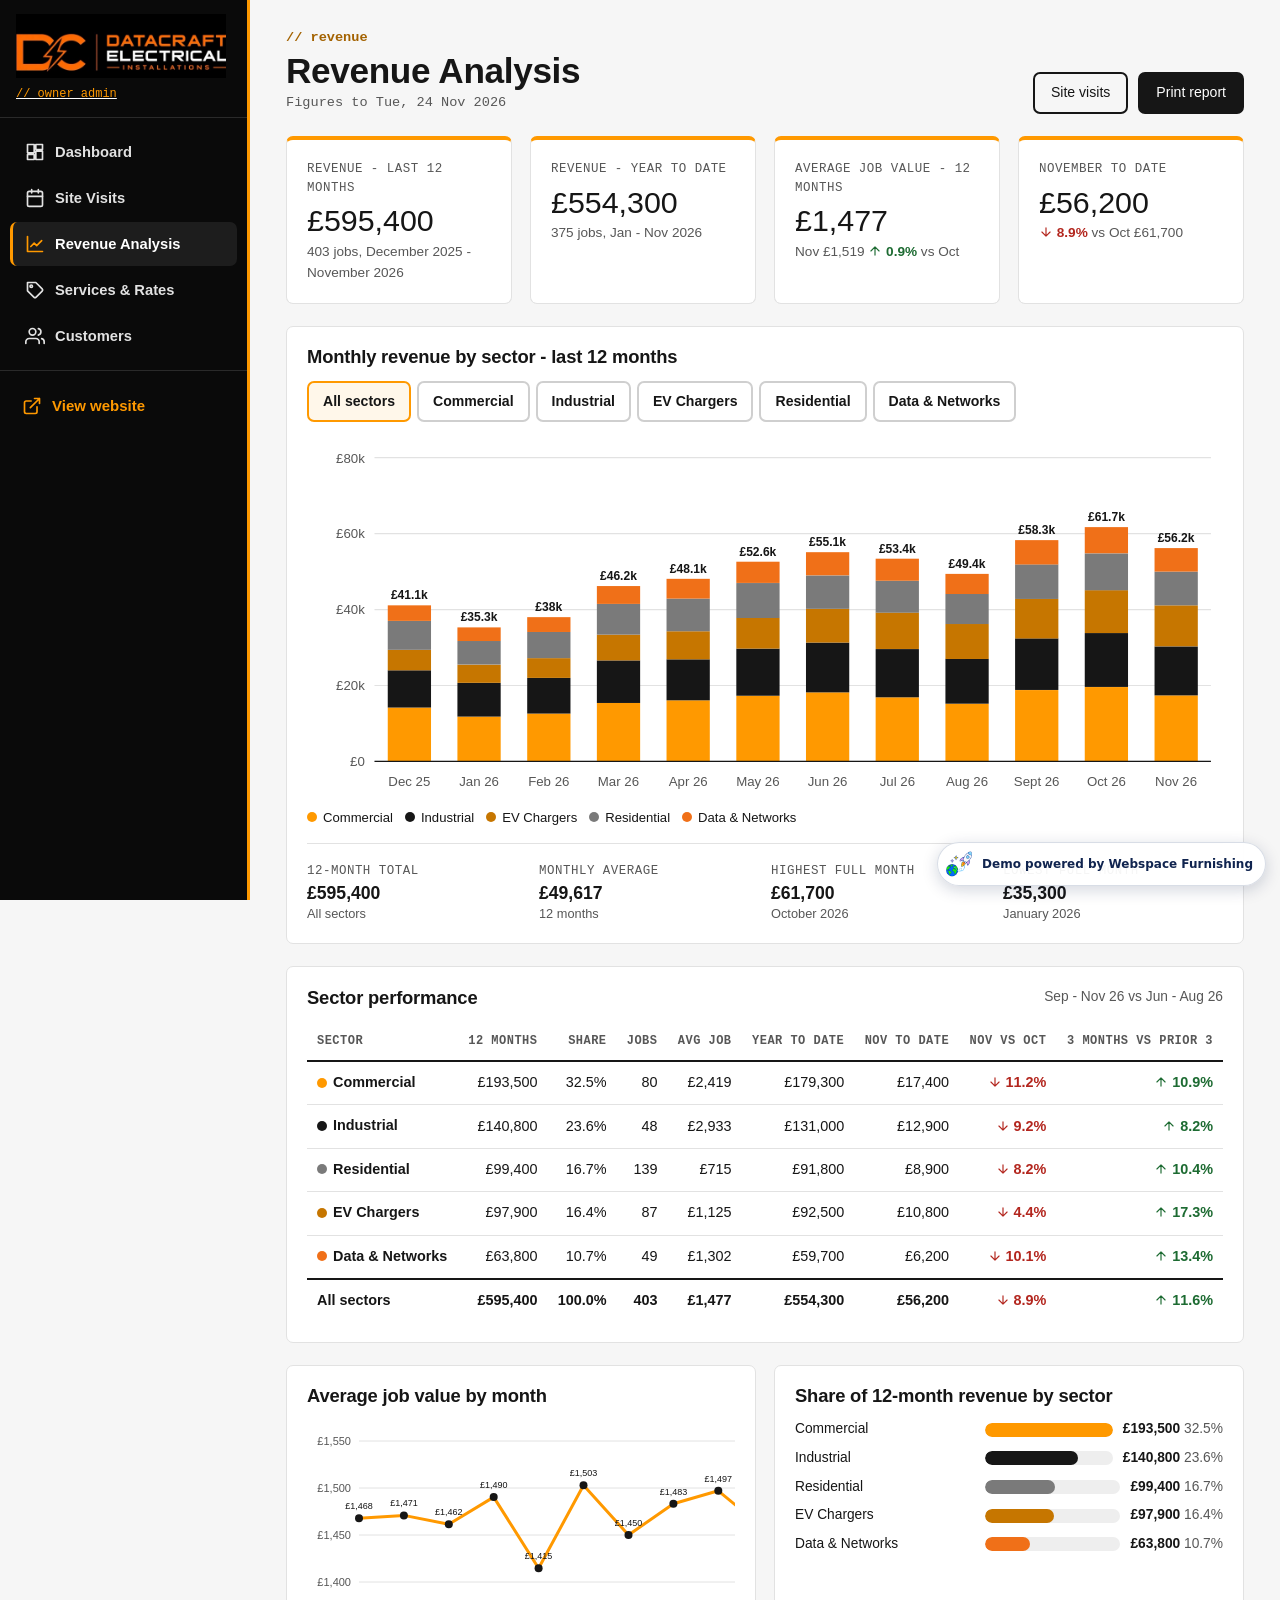
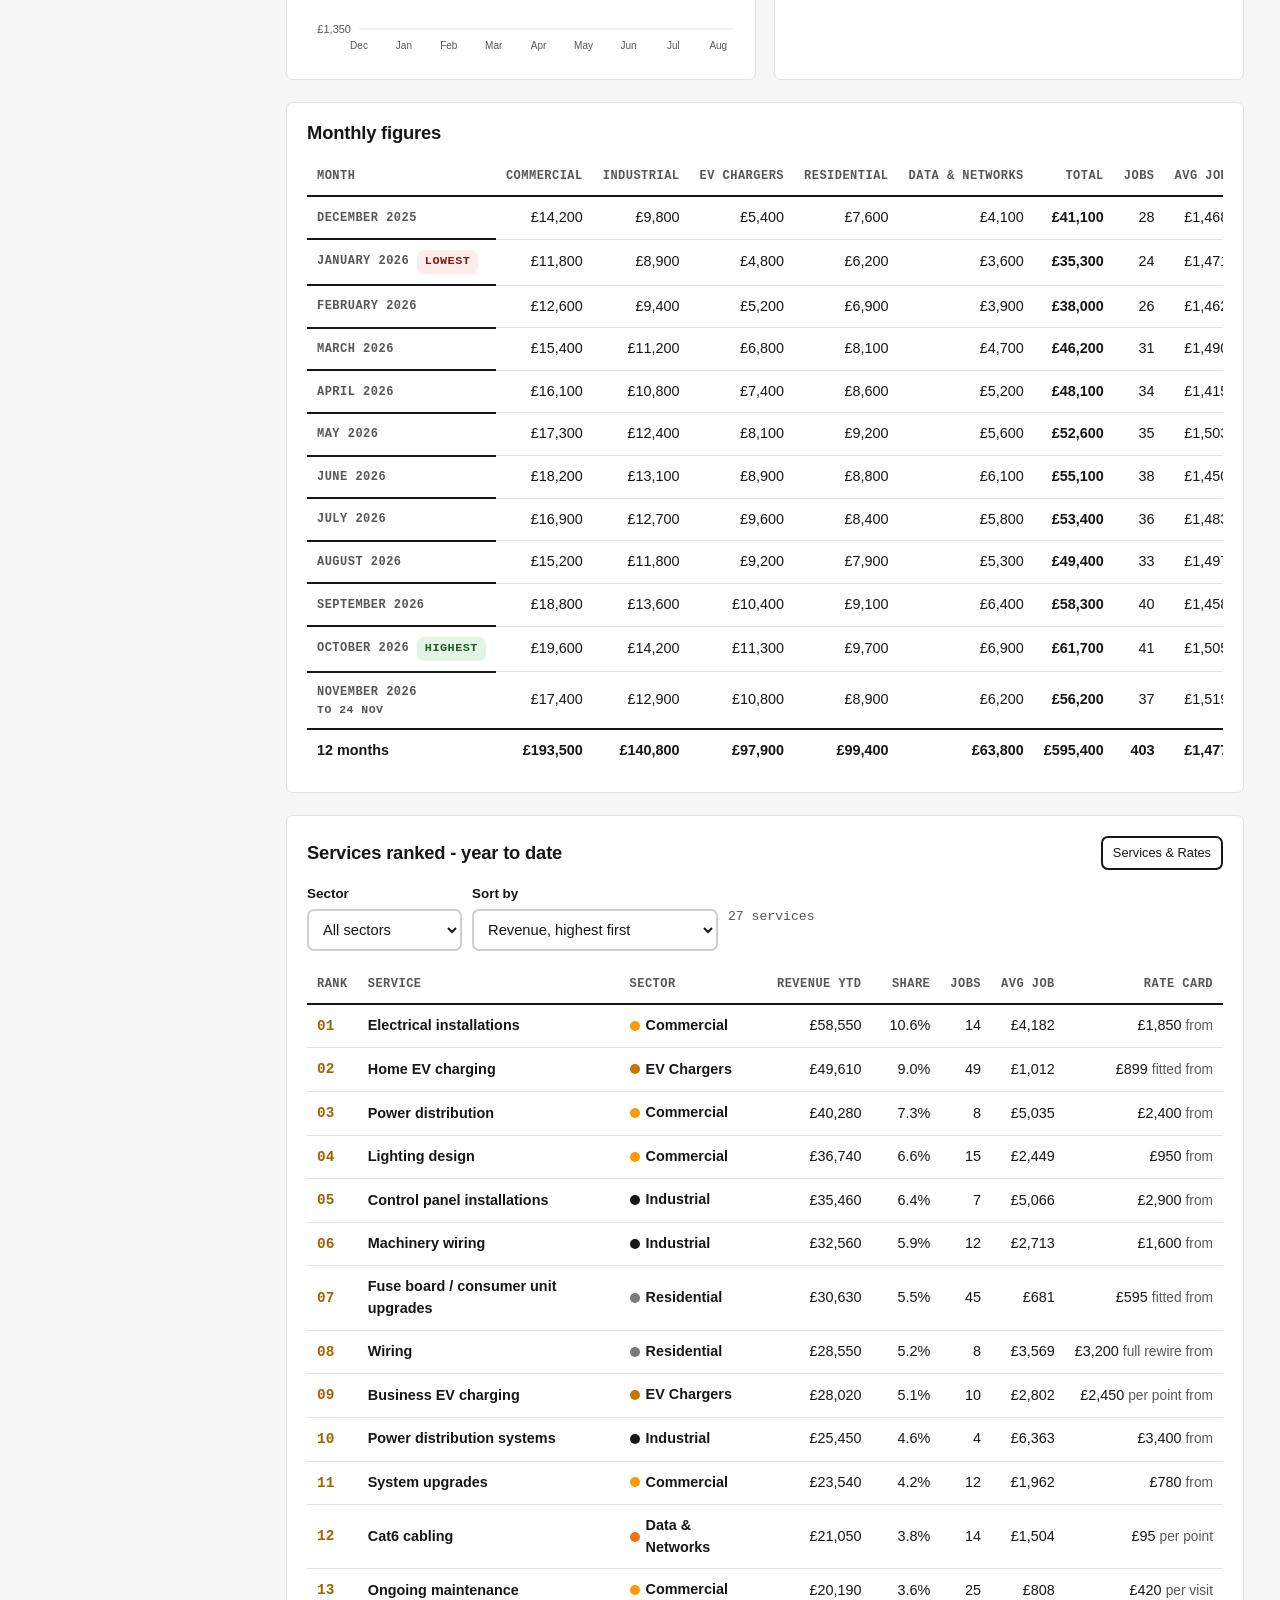
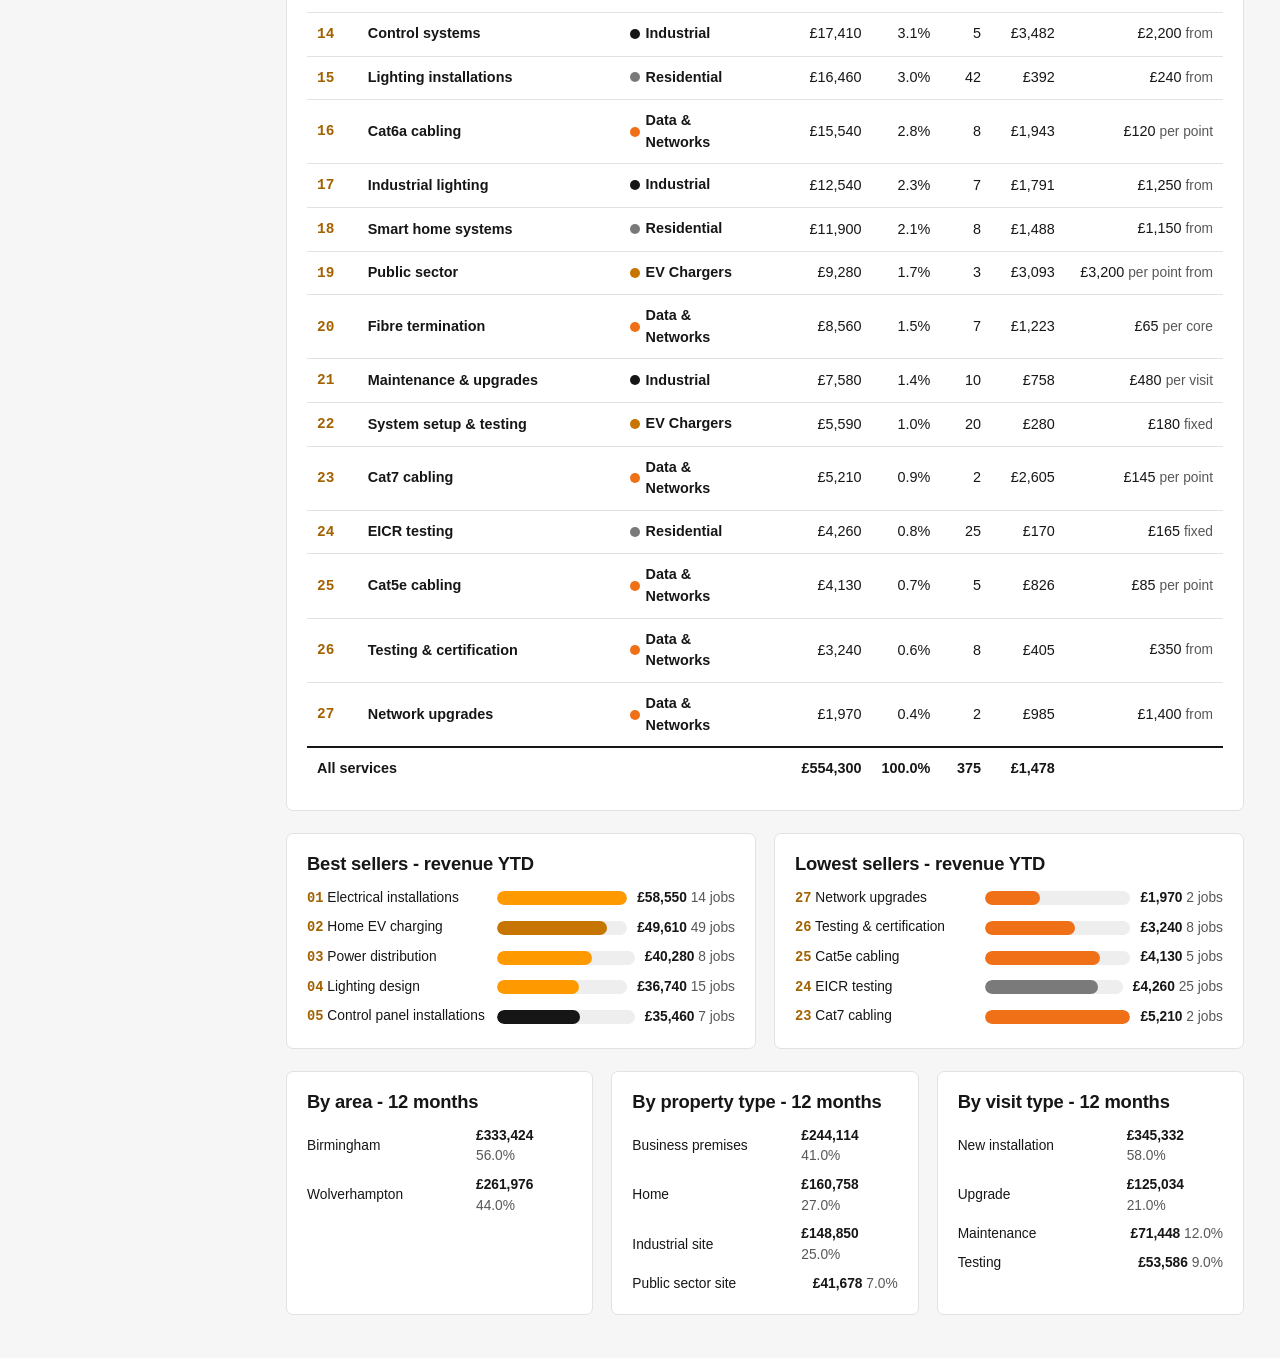
<file: admin/revenue.html>
<!DOCTYPE html>
<html lang="en-GB">
<head>
<meta charset="utf-8">
<meta name="viewport" content="width=device-width, initial-scale=1">
<meta name="robots" content="noindex">
<title>Revenue Analysis | DC INSTALLATIONS Admin</title>
<link rel="stylesheet" href="../styles.css">
<link rel="stylesheet" href="admin.css">
<style>
.adm .adm-sumrow{display:grid;grid-template-columns:repeat(4,minmax(0,1fr));gap:12px;margin-top:16px;padding-top:14px;border-top:1px solid var(--line)}
.adm .adm-sumrow b{display:block;font-family:var(--head);font-size:1.1rem;line-height:1.2;margin-top:2px}
.adm .adm-sumrow small{display:block;font-size:.8rem;color:var(--grey)}
.adm .adm-chart-box{width:100%;overflow-x:auto}
.adm .adm-chart-box .adm-chart{min-width:560px}
.adm .adm-rank{font-family:var(--mono);font-weight:700;color:var(--bronze)}
.adm .adm-change .adm-ico{width:14px;height:14px;vertical-align:-2px}
.adm .adm-stat-sub .adm-ico{width:14px;height:14px;vertical-align:-2px}
.adm .adm-count{font-family:var(--mono);font-size:.82rem;color:var(--grey);align-self:center}
.adm .adm-partial{font-family:var(--mono);font-size:.72rem;color:var(--grey);display:block}
@media (max-width:760px){.adm .adm-sumrow{grid-template-columns:repeat(2,minmax(0,1fr))}}
@media print{.adm .adm-side,.adm .adm-actions,.adm .adm-toolbar,.adm .adm-tabs{display:none}.adm .adm-shell{grid-template-columns:1fr}}
</style>
</head>
<body class="adm">
<a class="adm-skip" href="#adm-main">Skip to content</a>
<div class="adm-shell">
  <aside class="adm-side" id="adm-side" aria-label="Admin navigation"></aside>

  <main class="adm-main" id="adm-main">
    <div class="adm-top">
      <div>
        <span class="adm-kicker">// revenue</span>
        <h1>Revenue Analysis</h1>
        <span class="adm-date" id="adm-asof"></span>
      </div>
      <div class="adm-actions">
        <a class="adm-btn adm-btn-ghost" href="bookings.html" id="adm-link-visits">Site visits</a>
        <button type="button" class="adm-btn adm-btn-dark" id="adm-print">Print report</button>
      </div>
    </div>

    <div class="adm-grid adm-grid-4" id="adm-stats"></div>

    <section class="adm-card adm-section" aria-labelledby="adm-monthly-title">
      <div class="adm-card-head">
        <h2 id="adm-monthly-title">Monthly revenue by sector - last 12 months</h2>
      </div>
      <div class="adm-tabs" id="adm-sector-tabs" role="group" aria-label="Sector shown in chart"></div>
      <div class="adm-chart-box">
        <svg class="adm-chart" id="adm-stack" viewBox="0 0 760 300" role="img" aria-label="Monthly revenue chart"></svg>
      </div>
      <div class="adm-legend" id="adm-stack-legend"></div>
      <div class="adm-sumrow" id="adm-stack-sum"></div>
    </section>

    <section class="adm-card adm-section" aria-labelledby="adm-sector-title">
      <div class="adm-card-head">
        <h2 id="adm-sector-title">Sector performance</h2>
        <span class="adm-muted">Sep - Nov 26 vs Jun - Aug 26</span>
      </div>
      <div class="adm-table-wrap">
        <table class="adm-table">
          <thead>
            <tr>
              <th scope="col">Sector</th>
              <th scope="col" class="adm-num">12 months</th>
              <th scope="col" class="adm-num">Share</th>
              <th scope="col" class="adm-num">Jobs</th>
              <th scope="col" class="adm-num">Avg job</th>
              <th scope="col" class="adm-num">Year to date</th>
              <th scope="col" class="adm-num">Nov to date</th>
              <th scope="col" class="adm-num">Nov vs Oct</th>
              <th scope="col" class="adm-num">3 months vs prior 3</th>
            </tr>
          </thead>
          <tbody id="adm-sector-body"></tbody>
          <tfoot id="adm-sector-foot"></tfoot>
        </table>
      </div>
    </section>

    <div class="adm-grid adm-grid-2 adm-section">
      <section class="adm-card" aria-labelledby="adm-avg-title">
        <h2 id="adm-avg-title">Average job value by month</h2>
        <div class="adm-chart-box">
          <svg class="adm-chart" id="adm-avg" viewBox="0 0 560 240" role="img" aria-label="Average job value by month"></svg>
        </div>
      </section>
      <section class="adm-card" aria-labelledby="adm-share-title">
        <h2 id="adm-share-title">Share of 12-month revenue by sector</h2>
        <div class="adm-bars" id="adm-share"></div>
      </section>
    </div>

    <section class="adm-card adm-section" aria-labelledby="adm-mtable-title">
      <div class="adm-card-head">
        <h2 id="adm-mtable-title">Monthly figures</h2>
      </div>
      <div class="adm-table-wrap">
        <table class="adm-table">
          <thead id="adm-month-head"></thead>
          <tbody id="adm-month-body"></tbody>
          <tfoot id="adm-month-foot"></tfoot>
        </table>
      </div>
    </section>

    <section class="adm-card adm-section" aria-labelledby="adm-svc-title">
      <div class="adm-card-head">
        <h2 id="adm-svc-title">Services ranked - year to date</h2>
        <a class="adm-btn adm-btn-ghost adm-btn-sm" href="services.html">Services &amp; Rates</a>
      </div>
      <div class="adm-toolbar">
        <div class="adm-field">
          <label for="adm-svc-sector">Sector</label>
          <select class="adm-select" id="adm-svc-sector"></select>
        </div>
        <div class="adm-field">
          <label for="adm-svc-sort">Sort by</label>
          <select class="adm-select" id="adm-svc-sort">
            <option value="rev-desc">Revenue, highest first</option>
            <option value="rev-asc">Revenue, lowest first</option>
            <option value="jobs-desc">Jobs, most first</option>
            <option value="avg-desc">Average job value, highest first</option>
          </select>
        </div>
        <span class="adm-count" id="adm-svc-count" aria-live="polite"></span>
      </div>
      <div class="adm-table-wrap">
        <table class="adm-table">
          <thead>
            <tr>
              <th scope="col">Rank</th>
              <th scope="col">Service</th>
              <th scope="col">Sector</th>
              <th scope="col" class="adm-num">Revenue YTD</th>
              <th scope="col" class="adm-num">Share</th>
              <th scope="col" class="adm-num">Jobs</th>
              <th scope="col" class="adm-num">Avg job</th>
              <th scope="col" class="adm-num">Rate card</th>
            </tr>
          </thead>
          <tbody id="adm-svc-body"></tbody>
          <tfoot id="adm-svc-foot"></tfoot>
        </table>
      </div>
    </section>

    <div class="adm-grid adm-grid-2 adm-section">
      <section class="adm-card" aria-labelledby="adm-top-title">
        <h2 id="adm-top-title">Best sellers - revenue YTD</h2>
        <div class="adm-bars" id="adm-top"></div>
      </section>
      <section class="adm-card" aria-labelledby="adm-bottom-title">
        <h2 id="adm-bottom-title">Lowest sellers - revenue YTD</h2>
        <div class="adm-bars" id="adm-bottom"></div>
      </section>
    </div>

    <div class="adm-grid adm-grid-3 adm-section">
      <section class="adm-card" aria-labelledby="adm-area-title">
        <h2 id="adm-area-title">By area - 12 months</h2>
        <div class="adm-bars" id="adm-area"></div>
      </section>
      <section class="adm-card" aria-labelledby="adm-prop-title">
        <h2 id="adm-prop-title">By property type - 12 months</h2>
        <div class="adm-bars" id="adm-prop"></div>
      </section>
      <section class="adm-card" aria-labelledby="adm-job-title">
        <h2 id="adm-job-title">By visit type - 12 months</h2>
        <div class="adm-bars" id="adm-job"></div>
      </section>
    </div>
  </main>
</div>

<script src="admin.js"></script>
<script>
(function(){
'use strict';
var D=window.ADMIN_DATA,A=window.ADM;
var M=D.monthly,S=D.sectors;
function sum(a){return a.reduce(function(x,y){return x+y;},0);}
function $(id){return document.getElementById(id);}
function nice(v){if(v<=0)return 1;var p=Math.pow(10,Math.floor(Math.log(v)/Math.LN10));var n=v/p;var s=n<=1?1:n<=2?2:n<=2.5?2.5:n<=5?5:10;return s*p;}
function k(v){if(v>=1000){var t=v/1000;return '£'+(t%1===0?t.toFixed(0):t.toFixed(1))+'k';}return '£'+Math.round(v);}
function f1(n){return Number(n).toFixed(1);}
function pctOf(a,b){return b?(a/b*100):0;}

var total12=sum(M.map(function(m){return m.total;}));
var jobs12=sum(M.map(function(m){return m.jobs;}));
var ytdM=M.filter(function(m){return m.month.slice(0,4)==='2026';});
var ytd=sum(ytdM.map(function(m){return m.total;}));
var ytdJobs=sum(ytdM.map(function(m){return m.jobs;}));
var nov=M[M.length-1],oct=M[M.length-2];
var novAvg=nov.total/nov.jobs,octAvg=oct.total/oct.jobs;
var full=M.slice(0,M.length-1);
function monthLabel(m,long){return A.fmtMonth(m.month,long);}

$('adm-asof').textContent='Figures to '+A.fmtDate(D.today);
$('adm-print').addEventListener('click',function(){window.print();});

/* Headline figures */
$('adm-stats').innerHTML=[
 ['Revenue - last 12 months',A.money(total12),jobs12+' jobs, '+monthLabel(M[0],true)+' - '+monthLabel(nov,true)],
 ['Revenue - year to date',A.money(ytd),ytdJobs+' jobs, Jan - Nov 2026'],
 ['Average job value - 12 months',A.money(total12/jobs12),'Nov '+A.money(novAvg)+' '+A.change(novAvg,octAvg)+' vs Oct'],
 ['November to date',A.money(nov.total),A.change(nov.total,oct.total)+' vs Oct '+A.money(oct.total)]
].map(function(s){return '<div class="adm-card adm-stat"><div class="adm-stat-label">'+A.esc(s[0])+'</div><div class="adm-stat-value">'+s[1]+'</div><div class="adm-stat-sub">'+s[2]+'</div></div>';}).join('');

/* Stacked monthly chart */
var tabs=$('adm-sector-tabs');
tabs.innerHTML='<button type="button" class="adm-tab" data-key="all" aria-pressed="true">All sectors</button>'+S.map(function(s){return '<button type="button" class="adm-tab" data-key="'+s.key+'" aria-pressed="false">'+A.esc(s.name)+'</button>';}).join('');
$('adm-stack-legend').innerHTML=S.map(function(s){return '<span><span class="adm-dot" style="background:'+s.color+'"></span>'+A.esc(s.name)+'</span>';}).join('');

function drawStack(key){
 var keys=key==='all'?S.map(function(s){return s.key;}):[key];
 var vals=M.map(function(m){return sum(keys.map(function(kk){return m.sectors[kk];}));});
 var max=Math.max.apply(null,vals),step=nice(max/4),top=step*4;
 var W=760,H=300,L=56,R=10,T=18,B=30,cw=W-L-R,ch=H-T-B,slot=cw/12,bw=slot*0.62,g='';
 for(var i=0;i<=4;i++){var v=step*i,y=T+ch-ch*v/top;g+='<line x1="'+L+'" x2="'+(W-R)+'" y1="'+f1(y)+'" y2="'+f1(y)+'" stroke="#e2e2e2"/><text x="'+(L-8)+'" y="'+f1(y+4)+'" text-anchor="end">'+k(v)+'</text>';}
 M.forEach(function(m,idx){
  var x=L+slot*idx+(slot-bw)/2,y=T+ch;
  keys.forEach(function(kk){var v=m.sectors[kk],h=ch*v/top;y-=h;var s=A.sector(kk);
   g+='<rect x="'+f1(x)+'" y="'+f1(y)+'" width="'+f1(bw)+'" height="'+f1(h)+'" fill="'+s.color+'"><title>'+A.esc(monthLabel(m,true)+' - '+s.name+': '+A.money(v))+'</title></rect>';});
  g+='<text x="'+f1(x+bw/2)+'" y="'+f1(y-5)+'" text-anchor="middle" style="font-size:10px;font-weight:700;fill:#161616">'+k(vals[idx])+'</text>';
  g+='<text x="'+f1(x+bw/2)+'" y="'+(H-10)+'" text-anchor="middle">'+A.esc(monthLabel(m))+'</text>';
 });
 g+='<line x1="'+L+'" x2="'+(W-R)+'" y1="'+(T+ch)+'" y2="'+(T+ch)+'" stroke="#161616"/>';
 var svg=$('adm-stack');svg.innerHTML=g;
 var name=key==='all'?'All sectors':A.sector(key).name;
 svg.setAttribute('aria-label','Monthly revenue, '+name+', '+monthLabel(M[0],true)+' to '+monthLabel(nov,true));
 var fullVals=vals.slice(0,vals.length-1);
 var hi=Math.max.apply(null,fullVals),lo=Math.min.apply(null,fullVals);
 var hiM=full[fullVals.indexOf(hi)],loM=full[fullVals.indexOf(lo)];
 var tot=sum(vals);
 $('adm-stack-sum').innerHTML=[
  ['12-month total',A.money(tot),name],
  ['Monthly average',A.money(tot/12),'12 months'],
  ['Highest full month',A.money(hi),monthLabel(hiM,true)],
  ['Lowest full month',A.money(lo),monthLabel(loM,true)]
 ].map(function(r){return '<div><span class="adm-stat-label">'+A.esc(r[0])+'</span><b>'+r[1]+'</b><small>'+A.esc(r[2])+'</small></div>';}).join('');
}
tabs.addEventListener('click',function(e){var b=e.target.closest('[data-key]');if(!b)return;Array.prototype.forEach.call(tabs.querySelectorAll('.adm-tab'),function(t){t.setAttribute('aria-pressed',t===b?'true':'false');});drawStack(b.getAttribute('data-key'));});
drawStack('all');

/* Sector performance */
var last3=M.slice(9,12),prev3=M.slice(6,9);
var secRows=S.map(function(s){
 var r12=sum(M.map(function(m){return m.sectors[s.key];}));
 var j12=sum(M.map(function(m){return m.sectorJobs[s.key];}));
 var y=sum(ytdM.map(function(m){return m.sectors[s.key];}));
 var l3=sum(last3.map(function(m){return m.sectors[s.key];})),p3=sum(prev3.map(function(m){return m.sectors[s.key];}));
 return {s:s,r12:r12,j12:j12,ytd:y,nov:nov.sectors[s.key],oct:oct.sectors[s.key],l3:l3,p3:p3};
}).sort(function(a,b){return b.r12-a.r12;});
$('adm-sector-body').innerHTML=secRows.map(function(r){
 return '<tr><td>'+A.sectorTag(r.s.key)+'</td><td class="adm-num">'+A.money(r.r12)+'</td><td class="adm-num">'+pctOf(r.r12,total12).toFixed(1)+'%</td><td class="adm-num">'+r.j12+'</td><td class="adm-num">'+A.money(r.r12/r.j12)+'</td><td class="adm-num">'+A.money(r.ytd)+'</td><td class="adm-num">'+A.money(r.nov)+'</td><td class="adm-num adm-change">'+A.change(r.nov,r.oct)+'</td><td class="adm-num adm-change">'+A.change(r.l3,r.p3)+'</td></tr>';
}).join('');
var tl3=sum(last3.map(function(m){return m.total;})),tp3=sum(prev3.map(function(m){return m.total;}));
$('adm-sector-foot').innerHTML='<tr><td>All sectors</td><td class="adm-num">'+A.money(total12)+'</td><td class="adm-num">100.0%</td><td class="adm-num">'+jobs12+'</td><td class="adm-num">'+A.money(total12/jobs12)+'</td><td class="adm-num">'+A.money(ytd)+'</td><td class="adm-num">'+A.money(nov.total)+'</td><td class="adm-num adm-change">'+A.change(nov.total,oct.total)+'</td><td class="adm-num adm-change">'+A.change(tl3,tp3)+'</td></tr>';

/* Share bars */
function bars(el,rows,max){
 $(el).innerHTML=rows.map(function(r){var w=max?Math.max(1,r.value/max*100):0;
  return '<div class="adm-bar-row"><span>'+r.label+'</span><div class="adm-bar-track" aria-hidden="true"><div class="adm-bar-fill" style="width:'+w.toFixed(1)+'%'+(r.color?';background:'+r.color:'')+'"></div></div><span class="adm-num"><b>'+A.money(r.value)+'</b>'+(r.extra?' <span class="adm-muted">'+r.extra+'</span>':'')+'</span></div>';
 }).join('');
}
bars('adm-share',secRows.map(function(r){return{label:A.esc(r.s.name),value:r.r12,color:r.s.color,extra:pctOf(r.r12,total12).toFixed(1)+'%'};}),secRows[0].r12);

/* Average job value line */
(function(){
 var vals=M.map(function(m){return m.total/m.jobs;});
 var mn=Math.min.apply(null,vals),mx=Math.max.apply(null,vals);
 var step=nice((mx-mn)/3||100),lo=Math.floor(mn/step)*step-step,hi=Math.ceil(mx/step)*step;if(lo<0)lo=0;
 var W=560,H=240,L=52,R=14,T=22,B=30,cw=W-L-R,ch=H-T-B,g='';
 for(var v=lo;v<=hi+0.001;v+=step){var y=T+ch-ch*(v-lo)/(hi-lo);g+='<line x1="'+L+'" x2="'+(W-R)+'" y1="'+f1(y)+'" y2="'+f1(y)+'" stroke="#e2e2e2"/><text x="'+(L-8)+'" y="'+f1(y+4)+'" text-anchor="end">'+A.money(v)+'</text>';}
 var pts=vals.map(function(v,i){return [L+cw*i/(vals.length-1),T+ch-ch*(v-lo)/(hi-lo)];});
 g+='<polyline fill="none" stroke="#ff9900" stroke-width="3" stroke-linejoin="round" points="'+pts.map(function(p){return f1(p[0])+','+f1(p[1]);}).join(' ')+'"/>';
 pts.forEach(function(p,i){
  g+='<circle cx="'+f1(p[0])+'" cy="'+f1(p[1])+'" r="4" fill="#161616"><title>'+A.esc(monthLabel(M[i],true)+': '+A.money(vals[i]))+'</title></circle>';
  g+='<text x="'+f1(p[0])+'" y="'+f1(p[1]-9)+'" text-anchor="middle" style="font-size:9px;fill:#161616">'+A.money(vals[i])+'</text>';
  g+='<text x="'+f1(p[0])+'" y="'+(H-10)+'" text-anchor="middle" style="font-size:10px">'+A.esc(A.fmtMonth(M[i].month).split(' ')[0])+'</text>';
 });
 $('adm-avg').innerHTML=g;
})();

/* Monthly table */
$('adm-month-head').innerHTML='<tr><th scope="col">Month</th>'+S.map(function(s){return '<th scope="col" class="adm-num">'+A.esc(s.name)+'</th>';}).join('')+'<th scope="col" class="adm-num">Total</th><th scope="col" class="adm-num">Jobs</th><th scope="col" class="adm-num">Avg job</th><th scope="col" class="adm-num">vs prior month</th></tr>';
var fullTotals=full.map(function(m){return m.total;});
var hiT=Math.max.apply(null,fullTotals),loT=Math.min.apply(null,fullTotals);
$('adm-month-body').innerHTML=M.map(function(m,i){
 var tag='';
 if(i<M.length-1&&m.total===hiT)tag=' <span class="adm-badge adm-badge-confirmed">Highest</span>';
 if(i<M.length-1&&m.total===loT)tag=' <span class="adm-badge adm-badge-cancelled">Lowest</span>';
 var partial=i===M.length-1?'<span class="adm-partial">to '+A.fmtDate(D.today,{day:'numeric',month:'short'})+'</span>':'';
 return '<tr><th scope="row" style="text-align:left;font-weight:700">'+A.esc(monthLabel(m,true))+tag+partial+'</th>'+S.map(function(s){return '<td class="adm-num">'+A.money(m.sectors[s.key])+'</td>';}).join('')+'<td class="adm-num"><b>'+A.money(m.total)+'</b></td><td class="adm-num">'+m.jobs+'</td><td class="adm-num">'+A.money(m.total/m.jobs)+'</td><td class="adm-num adm-change">'+(i?A.change(m.total,M[i-1].total):'-')+'</td></tr>';
}).join('');
$('adm-month-foot').innerHTML='<tr><td>12 months</td>'+S.map(function(s){return '<td class="adm-num">'+A.money(sum(M.map(function(m){return m.sectors[s.key];})))+'</td>';}).join('')+'<td class="adm-num">'+A.money(total12)+'</td><td class="adm-num">'+jobs12+'</td><td class="adm-num">'+A.money(total12/jobs12)+'</td><td class="adm-num">-</td></tr>';

/* Services: apportion year-to-date sector totals across each sector's services */
function apportion(list,field,target){
 var base=sum(list.map(function(i){return i[field];}));
 var raw=list.map(function(i){return base?i[field]/base*target:0;});
 var fl=raw.map(Math.floor);var rem=target-sum(fl);
 raw.map(function(r,i){return{i:i,f:r-Math.floor(r)};}).sort(function(a,b){return b.f-a.f;}).slice(0,rem).forEach(function(o){fl[o.i]++;});
 return fl;
}
var svc=[];
S.forEach(function(s){
 var list=D.services.filter(function(x){return x.group===s.key;});
 if(!list.length)return;
 var secRev=sum(ytdM.map(function(m){return m.sectors[s.key];}));
 var secJobs=sum(ytdM.map(function(m){return m.sectorJobs[s.key];}));
 var rev=apportion(list,'ytd',Math.round(secRev/10));
 var jobs=apportion(list,'jobs',secJobs);
 list.forEach(function(x,i){svc.push({name:x.name,group:x.group,price:x.price,unit:x.unit,rev:rev[i]*10,jobs:jobs[i]});});
});
svc.forEach(function(x){x.avg=x.jobs?x.rev/x.jobs:0;});
svc.slice().sort(function(a,b){return b.rev-a.rev;}).forEach(function(x,i){x.rank=i+1;});
var svcTotal=sum(svc.map(function(x){return x.rev;}));

var selSector=$('adm-svc-sector'),selSort=$('adm-svc-sort');
selSector.innerHTML='<option value="all">All sectors</option>'+S.map(function(s){return '<option value="'+s.key+'">'+A.esc(s.name)+'</option>';}).join('');
function renderSvc(){
 var key=selSector.value,sort=selSort.value;
 var rows=svc.filter(function(x){return key==='all'||x.group===key;});
 rows.sort(function(a,b){
  if(sort==='rev-asc')return a.rev-b.rev;
  if(sort==='jobs-desc')return b.jobs-a.jobs||b.rev-a.rev;
  if(sort==='avg-desc')return b.avg-a.avg;
  return b.rev-a.rev;
 });
 $('adm-svc-body').innerHTML=rows.map(function(x){
  return '<tr><td><span class="adm-rank">'+(x.rank<10?'0':'')+x.rank+'</span></td><td><b>'+A.esc(x.name)+'</b></td><td>'+A.sectorTag(x.group)+'</td><td class="adm-num">'+A.money(x.rev)+'</td><td class="adm-num">'+pctOf(x.rev,svcTotal).toFixed(1)+'%</td><td class="adm-num">'+x.jobs+'</td><td class="adm-num">'+(x.jobs?A.money(x.avg):'-')+'</td><td class="adm-num">'+A.money(x.price)+' <span class="adm-muted">'+A.esc(x.unit)+'</span></td></tr>';
 }).join('');
 var r=sum(rows.map(function(x){return x.rev;})),j=sum(rows.map(function(x){return x.jobs;}));
 $('adm-svc-foot').innerHTML='<tr><td colspan="3">'+(key==='all'?'All services':A.esc(A.sector(key).name))+'</td><td class="adm-num">'+A.money(r)+'</td><td class="adm-num">'+pctOf(r,svcTotal).toFixed(1)+'%</td><td class="adm-num">'+j+'</td><td class="adm-num">'+(j?A.money(r/j):'-')+'</td><td></td></tr>';
 $('adm-svc-count').textContent=rows.length+' services';
}
selSector.addEventListener('change',renderSvc);
selSort.addEventListener('change',renderSvc);
renderSvc();

var byRev=svc.slice().sort(function(a,b){return b.rev-a.rev;});
var topMax=byRev[0].rev;
function svcBar(x){return{label:'<span class="adm-rank">'+(x.rank<10?'0':'')+x.rank+'</span> '+A.esc(x.name),value:x.rev,color:A.sector(x.group).color,extra:x.jobs+' jobs'};}
bars('adm-top',byRev.slice(0,5).map(svcBar),topMax);
var bottom=byRev.slice(-5).reverse();
bars('adm-bottom',bottom.map(svcBar),bottom[bottom.length-1].rev);

/* Breakdowns */
function breakdown(el,obj,labels){
 var keys=Object.keys(obj).sort(function(a,b){return obj[b]-obj[a];});
 bars(el,keys.map(function(kk){return{label:A.esc(labels?labels[kk]||kk:kk),value:obj[kk],extra:pctOf(obj[kk],total12).toFixed(1)+'%'};}),obj[keys[0]]);
}
breakdown('adm-area',D.breakdown.area);
breakdown('adm-prop',D.breakdown.property,D.labels.property);
breakdown('adm-job',D.breakdown.jobType,D.labels.jobType);
})();
</script>
<!-- webspace-furnishing-demo-badge --><style>#wf-demo-badge{all:initial;position:fixed;right:14px;bottom:14px;z-index:2147483646;display:flex;align-items:center;gap:8px;padding:6px 12px 6px 6px;border-radius:999px;background:rgba(255,255,255,.94);border:1px solid rgba(16,46,102,.16);box-shadow:0 4px 16px rgba(10,30,70,.18);font:600 12px/1.2 system-ui,-apple-system,"Segoe UI",Roboto,Arial,sans-serif;color:#10244f;letter-spacing:0;text-decoration:none;cursor:pointer;transition:box-shadow .15s,transform .15s,bottom .2s;-webkit-font-smoothing:antialiased}#wf-demo-badge:hover,#wf-demo-badge:focus-visible{box-shadow:0 6px 22px rgba(10,30,70,.28);transform:translateY(-1px)}#wf-demo-badge:focus-visible{outline:2px solid #1f6fd6;outline-offset:2px}#wf-demo-badge img{all:initial;display:block;width:30px;height:30px}#wf-demo-badge span{all:initial;font:inherit;color:inherit;white-space:nowrap}@media (max-width:520px){#wf-demo-badge{right:10px;bottom:10px;padding:4px 10px 4px 4px;font-size:11px}#wf-demo-badge img{width:24px;height:24px}}@media print{#wf-demo-badge{display:none}}</style><a id="wf-demo-badge" href="https://webspacefurnishing.uk/" target="_blank" rel="noopener" aria-label="Demo powered by Webspace Furnishing - visit webspacefurnishing.uk"><img src="[data-uri]" alt="" width="30" height="30"><span>Demo powered by Webspace Furnishing</span></a><script>(function(){var b=document.getElementById('wf-demo-badge');if(!b)return;var list=[],t;function scan(){list=[];var all=document.body.getElementsByTagName('*');for(var i=0;i<all.length;i++){var e=all[i];if(e===b||b.contains(e))continue;var s=getComputedStyle(e);if(s.position==='fixed'||(s.position==='sticky'&&s.bottom!=='auto'))list.push(e);}place();}function place(){b.style.bottom='';var h=window.innerHeight,lift=parseFloat(getComputedStyle(b).bottom)||14,r=b.getBoundingClientRect();for(var pass=0;pass<4;pass++){var top=h-lift-r.height,bottom=h-lift,moved=false;for(var i=0;i<list.length;i++){var q=list[i].getBoundingClientRect();if(!q.width||!q.height||q.top<h*0.4)continue;if(q.left<r.right&&q.right>r.left&&q.top<bottom&&q.bottom>top){lift=h-q.top+8;moved=true;}}if(!moved)break;}b.style.bottom=lift+'px';}function later(){clearTimeout(t);t=setTimeout(scan,150);}scan();window.addEventListener('load',scan);window.addEventListener('resize',later);window.addEventListener('scroll',later,{passive:true});})();</script></body>
</html>
</file>
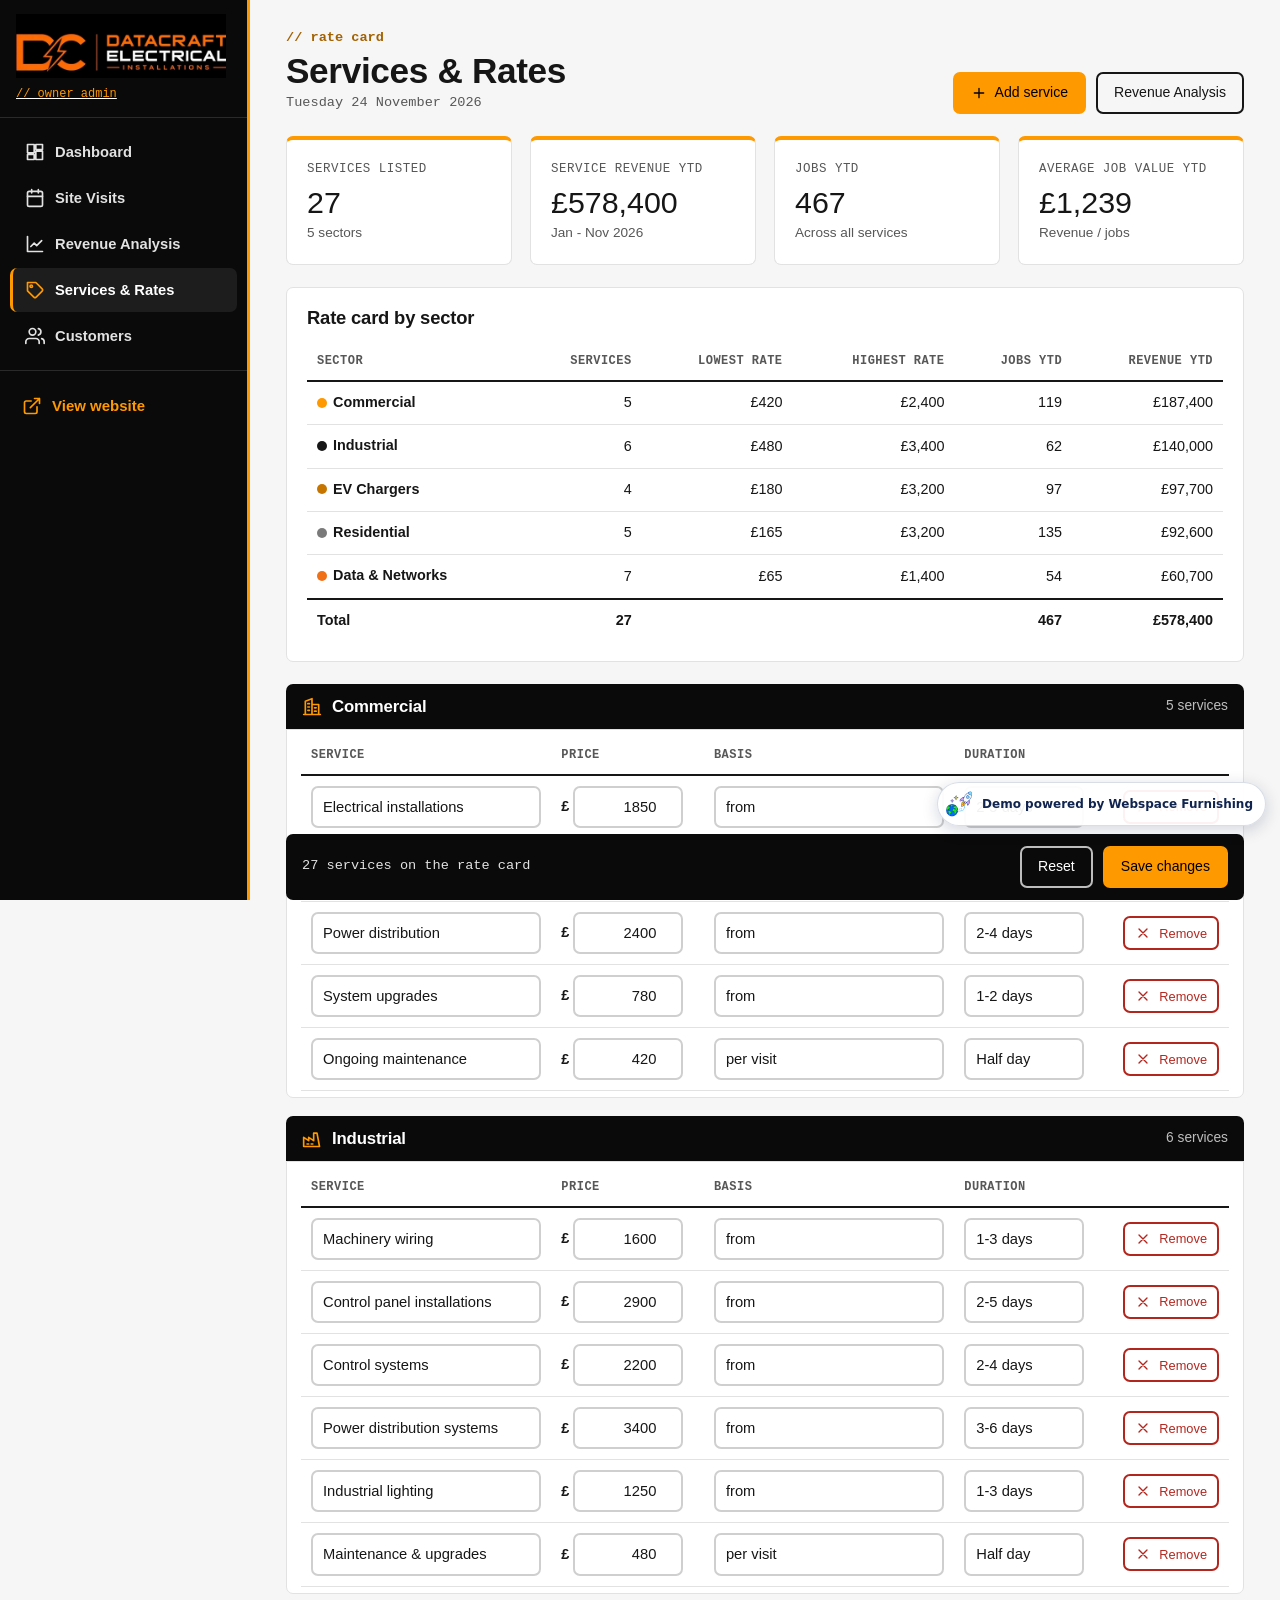
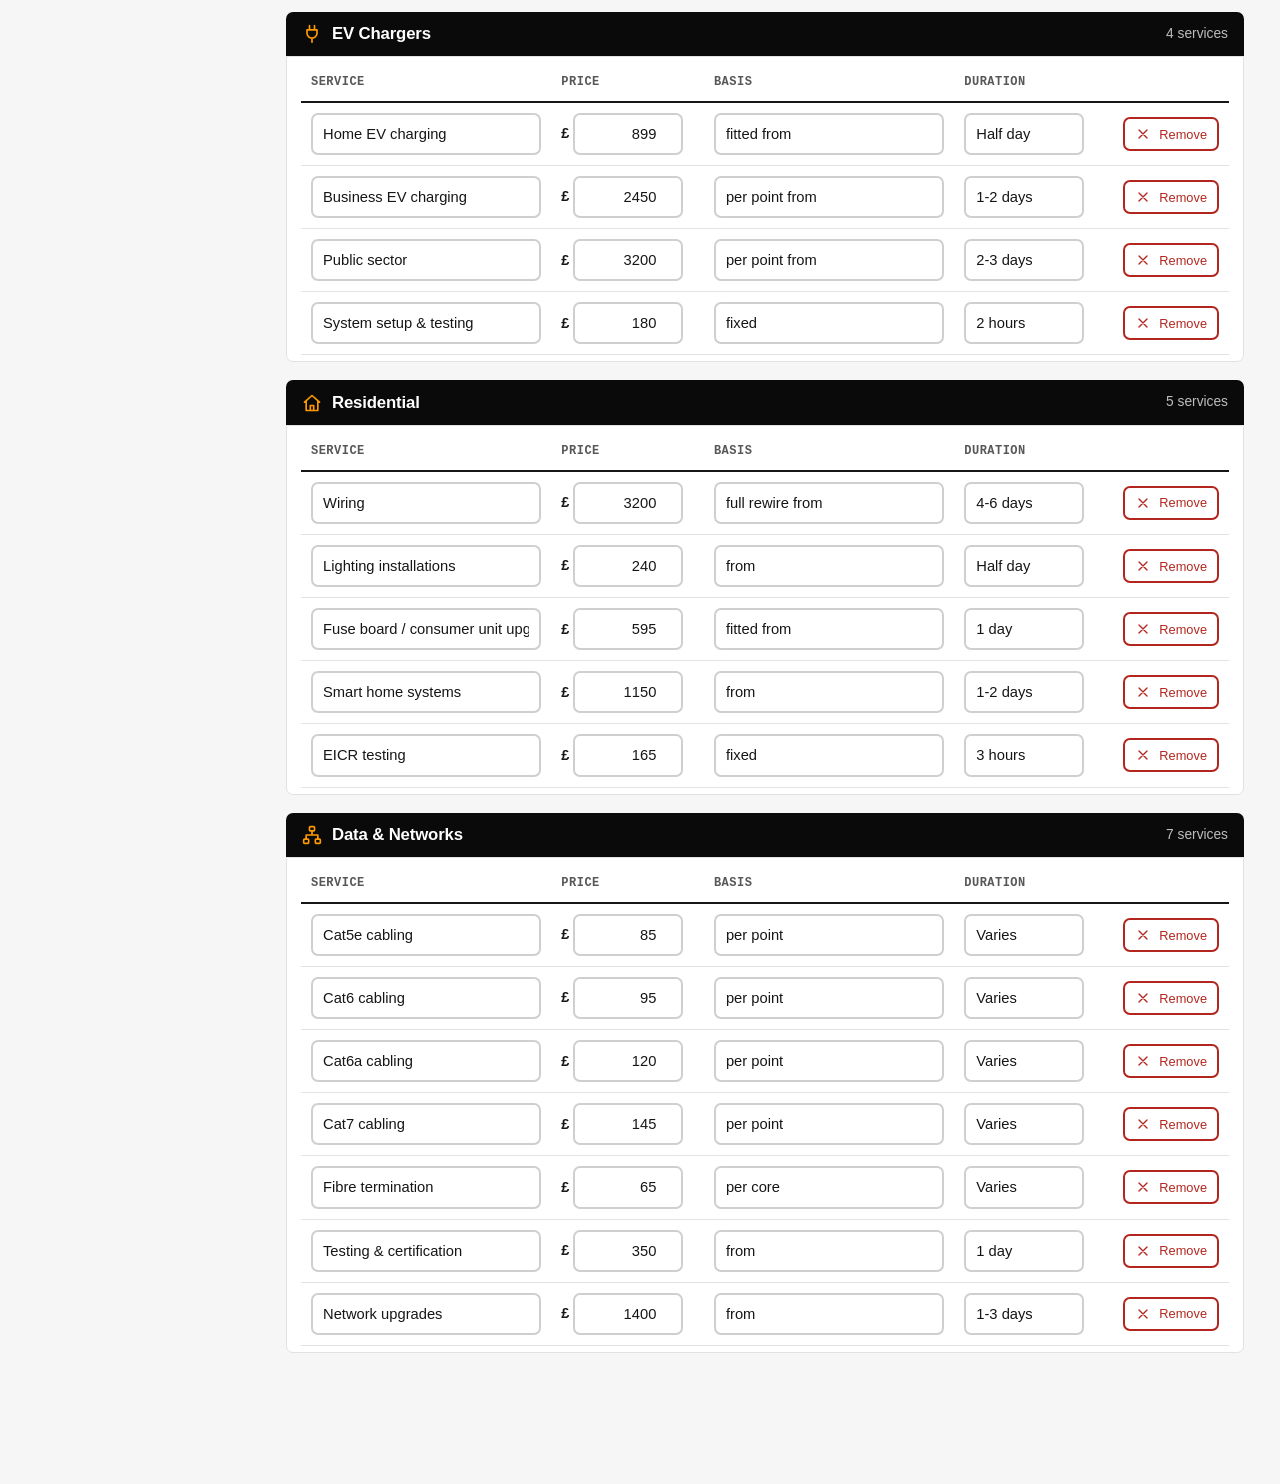
<file: admin/services.html>
<!DOCTYPE html>
<html lang="en-GB">
<head>
<meta charset="utf-8">
<meta name="viewport" content="width=device-width, initial-scale=1">
<meta name="robots" content="noindex">
<title>Services &amp; Rates | DC INSTALLATIONS Admin</title>
<link rel="stylesheet" href="../styles.css">
<link rel="stylesheet" href="admin.css">
<style>
.adm .adm-sr{position:absolute!important;width:1px;height:1px;padding:0;margin:-1px;overflow:hidden;clip:rect(0,0,0,0);white-space:nowrap;border:0}
.adm .adm-svc-bar{position:sticky;bottom:0;z-index:5;display:flex;flex-wrap:wrap;align-items:center;justify-content:space-between;gap:10px;background:var(--black);color:#fff;border-radius:7px;padding:12px 16px;margin-top:6px}
.adm .adm-svc-bar .adm-btn-ghost{border-color:#bdbdbd;color:#fff}
.adm .adm-svc-bar .adm-btn-ghost:hover{background:#fff;color:var(--ink);border-color:#fff}
.adm .adm-svc-count{font-family:var(--mono);font-size:.85rem;color:#e2e2e2}
.adm #adm-catalogue .adm-table td:first-child .adm-input{min-width:200px}
.adm #adm-catalogue .adm-table td:nth-child(3) .adm-input{min-width:120px}
</style>
</head>
<body class="adm">
<a class="adm-skip" href="#adm-main">Skip to content</a>
<div class="adm-shell">
  <aside class="adm-side" id="adm-side" aria-label="Admin navigation"></aside>

  <main class="adm-main" id="adm-main">
    <div class="adm-top">
      <div>
        <span class="adm-kicker">// rate card</span>
        <h1>Services &amp; Rates</h1>
        <span class="adm-date" id="adm-today"></span>
      </div>
      <div class="adm-actions">
        <button type="button" class="adm-btn" id="adm-add-btn"><svg class="adm-ico" viewBox="0 0 24 24" aria-hidden="true" focusable="false"><path d="M12 5v14M5 12h14"/></svg>Add service</button>
        <a class="adm-btn adm-btn-ghost" href="revenue.html">Revenue Analysis</a>
      </div>
    </div>

    <section class="adm-grid adm-grid-4" aria-label="Rate card figures">
      <div class="adm-card adm-stat"><div class="adm-stat-label">Services listed</div><div class="adm-stat-value" id="adm-s-count">-</div><div class="adm-stat-sub" id="adm-s-sectors">-</div></div>
      <div class="adm-card adm-stat"><div class="adm-stat-label">Service revenue YTD</div><div class="adm-stat-value" id="adm-s-ytd">-</div><div class="adm-stat-sub">Jan - Nov 2026</div></div>
      <div class="adm-card adm-stat"><div class="adm-stat-label">Jobs YTD</div><div class="adm-stat-value" id="adm-s-jobs">-</div><div class="adm-stat-sub">Across all services</div></div>
      <div class="adm-card adm-stat"><div class="adm-stat-label">Average job value YTD</div><div class="adm-stat-value" id="adm-s-avg">-</div><div class="adm-stat-sub">Revenue / jobs</div></div>
    </section>

    <section class="adm-card adm-section" aria-labelledby="adm-sum-title">
      <div class="adm-card-head"><h2 id="adm-sum-title">Rate card by sector</h2></div>
      <div class="adm-table-wrap">
        <table class="adm-table">
          <thead><tr><th scope="col">Sector</th><th scope="col" class="adm-num">Services</th><th scope="col" class="adm-num">Lowest rate</th><th scope="col" class="adm-num">Highest rate</th><th scope="col" class="adm-num">Jobs YTD</th><th scope="col" class="adm-num">Revenue YTD</th></tr></thead>
          <tbody id="adm-sum-body"></tbody>
          <tfoot id="adm-sum-foot"></tfoot>
        </table>
      </div>
    </section>

    <section class="adm-section" aria-labelledby="adm-cat-title">
      <h2 id="adm-cat-title" class="adm-sr">Edit services and prices</h2>
      <div class="adm-msg" id="adm-svc-msg" role="status" aria-live="polite"></div>
      <div id="adm-catalogue"></div>
      <div class="adm-svc-bar">
        <span class="adm-svc-count" id="adm-svc-count"></span>
        <div class="adm-actions">
          <button type="button" class="adm-btn adm-btn-ghost" id="adm-reset-btn">Reset</button>
          <button type="button" class="adm-btn" id="adm-save-btn">Save changes</button>
        </div>
      </div>
    </section>
  </main>
</div>

<script src="admin.js"></script>
<script>
(function(){
  'use strict';
  var D=window.ADMIN_DATA, A=window.ADM;
  document.getElementById('adm-today').textContent=A.fmtDate(D.today,{weekday:'long',day:'numeric',month:'long',year:'numeric'});

  var svcs=D.services;
  var ytd=0, jobs=0;
  svcs.forEach(function(s){ytd+=s.ytd;jobs+=s.jobs;});
  document.getElementById('adm-s-count').textContent=svcs.length;
  document.getElementById('adm-s-sectors').textContent=D.sectors.length+' sectors';
  document.getElementById('adm-s-ytd').textContent=A.money(ytd);
  document.getElementById('adm-s-jobs').textContent=jobs.toLocaleString('en-GB');
  document.getElementById('adm-s-avg').textContent=A.money(jobs?ytd/jobs:0);

  var body='';
  D.sectors.forEach(function(sec){
    var rows=svcs.filter(function(s){return s.group===sec.key;});
    var prices=rows.map(function(r){return r.price;});
    var sy=0,sj=0;rows.forEach(function(r){sy+=r.ytd;sj+=r.jobs;});
    body+='<tr><td>'+A.sectorTag(sec.key)+'</td><td class="adm-num">'+rows.length+'</td><td class="adm-num">'+A.money(Math.min.apply(null,prices))+'</td><td class="adm-num">'+A.money(Math.max.apply(null,prices))+'</td><td class="adm-num">'+sj+'</td><td class="adm-num">'+A.money(sy)+'</td></tr>';
  });
  document.getElementById('adm-sum-body').innerHTML=body;
  document.getElementById('adm-sum-foot').innerHTML='<tr><td>Total</td><td class="adm-num">'+svcs.length+'</td><td class="adm-num"></td><td class="adm-num"></td><td class="adm-num">'+jobs+'</td><td class="adm-num">'+A.money(ytd)+'</td></tr>';

  var cat=A.catalogue({
    container:'adm-catalogue',
    addButton:'adm-add-btn',
    items:svcs,
    groups:D.sectors,
    msg:'adm-svc-msg',
    saveButton:'adm-save-btn',
    resetButton:'adm-reset-btn',
    addLabel:'Add service'
  });

  var countEl=document.getElementById('adm-svc-count');
  function updateCount(){countEl.textContent=cat.items().length+' services on the rate card';}
  updateCount();
  var box=document.getElementById('adm-catalogue');
  new MutationObserver(updateCount).observe(box,{childList:true});
})();
</script>
<!-- webspace-furnishing-demo-badge --><style>#wf-demo-badge{all:initial;position:fixed;right:14px;bottom:14px;z-index:2147483646;display:flex;align-items:center;gap:8px;padding:6px 12px 6px 6px;border-radius:999px;background:rgba(255,255,255,.94);border:1px solid rgba(16,46,102,.16);box-shadow:0 4px 16px rgba(10,30,70,.18);font:600 12px/1.2 system-ui,-apple-system,"Segoe UI",Roboto,Arial,sans-serif;color:#10244f;letter-spacing:0;text-decoration:none;cursor:pointer;transition:box-shadow .15s,transform .15s,bottom .2s;-webkit-font-smoothing:antialiased}#wf-demo-badge:hover,#wf-demo-badge:focus-visible{box-shadow:0 6px 22px rgba(10,30,70,.28);transform:translateY(-1px)}#wf-demo-badge:focus-visible{outline:2px solid #1f6fd6;outline-offset:2px}#wf-demo-badge img{all:initial;display:block;width:30px;height:30px}#wf-demo-badge span{all:initial;font:inherit;color:inherit;white-space:nowrap}@media (max-width:520px){#wf-demo-badge{right:10px;bottom:10px;padding:4px 10px 4px 4px;font-size:11px}#wf-demo-badge img{width:24px;height:24px}}@media print{#wf-demo-badge{display:none}}</style><a id="wf-demo-badge" href="https://webspacefurnishing.uk/" target="_blank" rel="noopener" aria-label="Demo powered by Webspace Furnishing - visit webspacefurnishing.uk"><img src="[data-uri]" alt="" width="30" height="30"><span>Demo powered by Webspace Furnishing</span></a><script>(function(){var b=document.getElementById('wf-demo-badge');if(!b)return;var list=[],t;function scan(){list=[];var all=document.body.getElementsByTagName('*');for(var i=0;i<all.length;i++){var e=all[i];if(e===b||b.contains(e))continue;var s=getComputedStyle(e);if(s.position==='fixed'||(s.position==='sticky'&&s.bottom!=='auto'))list.push(e);}place();}function place(){b.style.bottom='';var h=window.innerHeight,lift=parseFloat(getComputedStyle(b).bottom)||14,r=b.getBoundingClientRect();for(var pass=0;pass<4;pass++){var top=h-lift-r.height,bottom=h-lift,moved=false;for(var i=0;i<list.length;i++){var q=list[i].getBoundingClientRect();if(!q.width||!q.height||q.top<h*0.4)continue;if(q.left<r.right&&q.right>r.left&&q.top<bottom&&q.bottom>top){lift=h-q.top+8;moved=true;}}if(!moved)break;}b.style.bottom=lift+'px';}function later(){clearTimeout(t);t=setTimeout(scan,150);}scan();window.addEventListener('load',scan);window.addEventListener('resize',later);window.addEventListener('scroll',later,{passive:true});})();</script></body>
</html>
</file>
<file: styles.css>
:root{
  --black:#0a0a0a;
  --ink:#161616;
  --ink2:#2a2a2a;
  --orange:#ff9900;
  --flame:#f07018;
  --amber:#c67600;
  --bronze:#a36200;
  --concrete:#f6f6f6;
  --line:#e2e2e2;
  --grey:#575757;
  --head:"Archivo Black","Arial Black","Segoe UI Black","Helvetica Neue",Arial,sans-serif;
  --body:Montserrat,"Segoe UI",Roboto,"Helvetica Neue",Arial,sans-serif;
  --mono:ui-monospace,"Cascadia Mono",Consolas,"SFMono-Regular",Menlo,monospace;
  --chamfer:polygon(0 0,calc(100% - 48px) 0,100% 48px,100% 100%,48px 100%,0 calc(100% - 48px));
}
*{box-sizing:border-box}
html{scroll-behavior:smooth}
@media (prefers-reduced-motion:reduce){html{scroll-behavior:auto}*,*::before,*::after{transition:none!important;animation:none!important}}
body{margin:0;font-family:var(--body);color:var(--ink);background:#fff;line-height:1.65;font-size:17px;-webkit-text-size-adjust:100%}
img{max-width:100%;height:auto;display:block}
a{color:inherit}
p{margin:0 0 1em}
.wrap{width:min(1180px,100% - 40px);margin-inline:auto}
h1,h2,h3{font-family:var(--head);font-weight:900;line-height:1.08;margin:0 0 .5em;letter-spacing:-.01em}
h1{font-size:clamp(2.1rem,4.6vw,3.6rem)}
h2{font-size:clamp(1.7rem,3.2vw,2.55rem)}
h3{font-size:1.2rem;line-height:1.2}
.sr-only{position:absolute!important;width:1px;height:1px;padding:0;margin:-1px;overflow:hidden;clip:rect(0,0,0,0);white-space:nowrap;border:0}
.skip{position:absolute;left:12px;top:-60px;background:var(--orange);color:#000;padding:10px 14px;z-index:50;font-weight:700;border-radius:7px}
.skip:focus{top:12px}
:focus-visible{outline:3px solid var(--orange);outline-offset:2px}
.i{width:20px;height:20px;fill:none;stroke:currentColor;stroke-width:2;stroke-linecap:round;stroke-linejoin:round;flex:none}
.muted{color:var(--grey)}

/* Header */
.site-header{background:var(--black);color:#fff}
.head-row{display:flex;align-items:center;justify-content:space-between;gap:16px;padding:8px 0}
.brand{display:block;line-height:0}
.brand img{width:220px;height:66px;object-fit:cover;object-position:50% 52%}
.head-actions{display:flex;align-items:center;gap:18px;flex-wrap:wrap;justify-content:flex-end}
.head-call{display:inline-flex;align-items:center;gap:10px;color:#fff;text-decoration:none;font-weight:700;font-size:1.05rem}
.head-call .i{color:var(--orange)}
.head-call small{display:block;font-weight:500;font-size:.72rem;color:#bdbdbd;line-height:1}
.head-call:hover span{color:var(--orange)}
.main-nav{background:var(--ink);border-bottom:3px solid var(--orange)}
.main-nav ul{list-style:none;margin:0 auto;padding:0;display:flex;flex-wrap:wrap;gap:0 2px}
.main-nav a{display:block;padding:13px 14px 10px;color:#e2e2e2;text-decoration:none;font-weight:600;font-size:.92rem;border-bottom:3px solid transparent}
.main-nav a:hover{color:#fff;border-bottom-color:rgba(255,153,0,.55)}
.main-nav a[aria-current]{color:#fff;border-bottom-color:var(--orange)}
.main-nav li.nav-book{margin-left:auto}
.main-nav li.nav-book a{color:var(--orange)}

/* Buttons and labels */
.btn{display:inline-flex;align-items:center;justify-content:center;gap:10px;padding:14px 22px;border-radius:7px;font-family:var(--head);font-size:.95rem;text-decoration:none;border:2px solid transparent;cursor:pointer;line-height:1.2;transition:background .15s,color .15s,border-color .15s}
.btn .i{width:18px;height:18px}
.btn-orange{background:var(--orange);color:#000}
.btn-orange:hover{background:#ffad33}
.btn-line{border-color:rgba(255,255,255,.55);color:#fff;background:transparent}
.btn-line:hover{border-color:var(--orange);color:var(--orange)}
.btn-dark{background:var(--ink);color:#fff}
.btn-dark:hover{background:#000;color:var(--orange)}
.btn-ghost{border-color:var(--ink);color:var(--ink);background:transparent}
.btn-ghost:hover{background:var(--ink);color:#fff}
.tag{display:inline-flex;align-items:center;gap:8px;font-family:var(--mono);font-size:.82rem;font-weight:700;background:var(--orange);color:#000;padding:5px 11px 5px 9px;margin-bottom:18px;letter-spacing:.02em}
.tag::before{content:"";width:8px;height:8px;background:#000;border-radius:50%}
.ref{font-family:var(--mono);color:var(--bronze);font-weight:700;display:block;margin-bottom:10px;font-size:.9rem}
.sec-black .ref,.page-head .ref{color:var(--orange)}

/* Hero */
.hero,.page-head{background:var(--black);color:#fff;position:relative;overflow:hidden;isolation:isolate}
.hero-lines{position:absolute;inset:0;z-index:-1;opacity:.16;width:100%;height:100%}
.hero-grid{display:grid;grid-template-columns:minmax(0,1.1fr) minmax(0,.9fr);grid-template-areas:"title photo" "copy photo";column-gap:60px;align-items:end;padding:64px 0 76px}
.hero-title{grid-area:title}
.hero-copy{grid-area:copy;align-self:start}
.hero-photo{grid-area:photo;align-self:center}
.hero h1 span{color:var(--orange)}
.lead{color:#d6d6d6;font-size:1.1rem;max-width:58ch}
.cta-row{display:flex;flex-wrap:wrap;gap:12px;margin:26px 0 0}
.wa-link{display:inline-flex;gap:10px;align-items:center;margin-top:20px;color:#e2e2e2;font-weight:600;text-underline-offset:4px}
.wa-link .i{color:#25d366;width:22px;height:22px}
.wa-link:hover{color:#fff}
.frame{position:relative;max-width:480px;margin-left:auto}
.frame::before{content:"";position:absolute;inset:16px -16px -16px 16px;background:var(--orange);clip-path:var(--chamfer)}
.frame img{position:relative;width:100%;aspect-ratio:4/5;object-fit:cover;clip-path:var(--chamfer)}
.sectors{background:#111;border-top:1px solid var(--ink2)}
.sectors ul{display:flex;flex-wrap:wrap;list-style:none;margin:0 auto;padding:0}
.sectors li{flex:1 1 180px;border-right:1px solid var(--ink2)}
.sectors li:first-child{border-left:1px solid var(--ink2)}
.sectors a{display:flex;align-items:center;gap:10px;padding:18px 16px;color:#fff;font-weight:600;text-decoration:none;font-size:.95rem}
.sectors a .i{color:var(--orange);width:24px;height:24px}
.sectors a:hover{background:var(--ink2)}

/* Sections */
.sec{padding:clamp(56px,8vw,96px) 0}
.sec-grey{background:var(--concrete)}
.sec-black{background:var(--black);color:#fff}
.sec-head{display:grid;grid-template-columns:minmax(0,1fr) minmax(0,1fr);gap:20px 56px;align-items:end;margin-bottom:40px}
.sec-head h2{margin:0}
.sec-head p{margin:0;color:var(--grey)}
.sec-black .sec-head p{color:#c4c4c4}

/* Schedule */
.schedule{list-style:none;margin:0;padding:0;border-top:3px solid var(--ink)}
.row{display:grid;grid-template-columns:70px 112px minmax(0,1fr) auto;gap:26px;align-items:center;padding:22px 0;border-bottom:1px solid #d4d4d4;text-decoration:none;color:var(--ink)}
.row .num{font-family:var(--mono);font-size:1.5rem;font-weight:700;color:var(--bronze)}
.row img{width:112px;height:112px;object-fit:cover;border-radius:7px}
.row h3{margin:0 0 6px;font-size:1.35rem}
.row p{margin:0;color:var(--grey)}
.row .go{width:50px;height:50px;border:2px solid var(--ink);border-radius:7px;display:grid;place-items:center;transition:background .15s,border-color .15s}
.row:hover .go,.row:focus-visible .go{background:var(--orange);border-color:var(--orange)}
.row:hover h3{color:var(--bronze)}

/* Work strip */
.work-grid{display:grid;grid-template-columns:minmax(0,1fr) minmax(0,1.35fr) minmax(0,1fr);gap:16px}
.work-grid figure{margin:0}
.work-grid img{width:100%;height:440px;object-fit:cover;border-radius:7px}
.work-grid figcaption{font-family:var(--mono);font-size:.82rem;color:#bdbdbd;padding-top:10px}
.standards{display:grid;grid-template-columns:repeat(2,minmax(0,1fr));gap:20px;margin-top:44px}
.standard{display:grid;grid-template-columns:48px minmax(0,1fr);gap:16px;padding:24px;border:1px solid var(--ink2);border-radius:7px;background:#111}
.standard p{margin:0;color:#d0d0d0}
.ico{width:48px;height:48px;border-radius:7px;background:var(--orange);color:#000;display:grid;place-items:center}
.ico .i{width:24px;height:24px}

/* Split */
.split{display:grid;grid-template-columns:minmax(0,.85fr) minmax(0,1.15fr);gap:64px;align-items:center}
.split .frame{margin:0 auto 0 0}
.points{list-style:none;padding:0;margin:26px 0 30px;display:grid;gap:16px}
.points li{display:grid;grid-template-columns:40px minmax(0,1fr);gap:14px;align-items:start}
.points .ico{width:40px;height:40px}
.points .ico .i{width:20px;height:20px}
.points b{display:block;font-family:var(--head);font-weight:900;font-size:1.02rem;margin-bottom:2px}
.points span{color:var(--grey)}

/* Quote */
.quote{display:grid;grid-template-columns:minmax(0,.9fr) minmax(0,1.1fr);background:var(--black);color:#fff;border-radius:7px;overflow:hidden}
.quote-side{padding:clamp(28px,5vw,52px);position:relative;isolation:isolate}
.quote-side p{color:#d0d0d0}
.big-call{display:inline-flex;align-items:center;gap:12px;font-family:var(--head);font-size:clamp(1.5rem,3vw,2.1rem);color:var(--orange);text-decoration:none;margin:10px 0 6px}
.big-call .i{width:30px;height:30px}
.big-call:hover{color:#ffb84d}
.quote-form{background:#fff;color:var(--ink);padding:clamp(28px,5vw,52px)}

/* Forms */
.field{display:grid;gap:6px;margin-bottom:16px}
.field label,.lbl{font-weight:700;font-size:.92rem}
.hint{font-size:.84rem;color:var(--grey);font-weight:500}
.req{color:var(--bronze)}
input[type=text],input[type=email],input[type=tel],input[type=date],select,textarea{width:100%;font:inherit;font-size:1rem;padding:12px 14px;border:2px solid #cfcfcf;border-radius:7px;background:#fff;color:var(--ink);min-height:50px}
textarea{min-height:120px;resize:vertical}
input:focus,select:focus,textarea:focus{border-color:var(--ink);outline:3px solid rgba(255,153,0,.55);outline-offset:0}
[aria-invalid=true]{border-color:#b3261e!important;background:#fff8f7}
.grid2{display:grid;grid-template-columns:minmax(0,1fr) minmax(0,1fr);gap:0 16px}
.file-drop{display:flex;align-items:center;gap:14px;padding:16px;border:2px dashed #bdbdbd;border-radius:7px;cursor:pointer;background:var(--concrete)}
.file-drop:hover{border-color:var(--orange)}
.file-drop .i{color:var(--bronze);width:24px;height:24px}
.file-drop span{display:grid;font-weight:600}
.file-drop small{font-weight:500;color:var(--grey);font-family:var(--mono)}
.sr-only:focus-visible + .file-drop{outline:3px solid var(--orange);outline-offset:2px}
.check{display:grid;grid-template-columns:22px minmax(0,1fr);gap:12px;align-items:start;font-size:.92rem;margin:6px 0 22px}
.check input{width:20px;height:20px;margin:3px 0 0;accent-color:var(--amber)}
.check.invalid span{color:#b3261e}
.status:empty{display:none}
.status{margin-top:18px;padding:16px 18px;border-radius:7px;font-size:.95rem}
.status.ok{background:#fff4e0;border-left:5px solid var(--orange);color:var(--ink)}
.status.error{background:#fdecea;border-left:5px solid #b3261e;color:#5f1611}
.status b{font-family:var(--head);font-weight:900}
.status p{margin:.3em 0 0}

/* Page head */
.page-head .wrap{padding:56px 0 60px}
.page-head h1{max-width:20ch}
.page-head p{color:#d0d0d0;max-width:64ch;font-size:1.08rem;margin:0}
.jump{background:#111;border-top:1px solid var(--ink2)}
.jump ul{list-style:none;margin:0 auto;padding:0;display:flex;flex-wrap:wrap}
.jump a{display:flex;align-items:center;gap:8px;padding:14px 16px;color:#e2e2e2;text-decoration:none;font-weight:600;font-size:.92rem}
.jump a .num{font-family:var(--mono);color:var(--orange)}
.jump a:hover{background:var(--ink2);color:#fff}

/* Services */
.svc{padding:clamp(56px,8vw,100px) 0;scroll-margin-top:10px}
.svc.alt{background:var(--concrete)}
.svc-grid{display:grid;grid-template-columns:minmax(0,.95fr) minmax(0,1.05fr);gap:64px;align-items:center}
.svc.alt .svc-media{order:2}
.svc-media{position:relative;padding:0 24px 30px 0}
.svc-media .main{width:100%;max-width:520px;aspect-ratio:4/3;object-fit:cover;border-radius:7px}
.svc-media .main.tall{aspect-ratio:4/5;max-width:440px}
.svc-media .inset{position:absolute;width:40%;max-width:190px;right:0;bottom:0;border:6px solid #fff;border-radius:7px;aspect-ratio:1;object-fit:cover;box-shadow:0 12px 30px rgba(0,0,0,.18)}
.svc.alt .svc-media .inset{border-color:var(--concrete)}
.offer{font-size:1.08rem;color:var(--ink)}
.more{color:var(--grey)}
.chips{display:flex;flex-wrap:wrap;gap:8px;list-style:none;padding:0;margin:20px 0 26px}
.chips li{font-family:var(--mono);font-size:.84rem;padding:6px 10px;border:1.5px solid var(--ink);border-radius:7px;background:#fff}
.svc-icon{display:inline-grid;place-items:center;width:52px;height:52px;border-radius:7px;background:var(--black);color:var(--orange);margin-bottom:16px}
.svc-icon .i{width:26px;height:26px}

/* About */
.prose p{color:#333}
.prose p:first-of-type{font-size:1.12rem;color:var(--ink)}
.cards{display:grid;grid-template-columns:repeat(3,minmax(0,1fr));gap:18px}
.card{border:2px solid var(--ink);border-radius:7px;padding:26px;background:#fff;text-decoration:none;display:flex;flex-direction:column;gap:6px}
.card .svc-icon{margin-bottom:8px}
.card p{margin:0;color:var(--grey)}
.card .more-link{margin-top:auto;padding-top:12px;display:inline-flex;align-items:center;gap:8px;font-weight:700;color:var(--ink)}
.card:hover{border-color:var(--orange)}
.card:hover .more-link{color:var(--bronze)}
.cards-5{grid-template-columns:repeat(5,minmax(0,1fr))}
.cards-5 .card{padding:20px}

/* Booking */
.book-layout{display:grid;grid-template-columns:minmax(0,1.55fr) minmax(0,.9fr);gap:44px;align-items:start}
.book-form{background:#fff;border:2px solid var(--ink);border-radius:7px;padding:clamp(22px,4vw,40px)}
.step{border:0;padding:0;margin:0 0 34px;min-width:0}
.step legend{font-family:var(--head);font-weight:900;font-size:1.2rem;display:flex;gap:12px;align-items:center;margin-bottom:18px;padding:0}
.step-n{width:36px;height:36px;display:grid;place-items:center;background:var(--black);color:var(--orange);font-family:var(--mono);border-radius:7px;font-size:1rem}
.tiles{display:grid;grid-template-columns:repeat(3,minmax(0,1fr));gap:12px;border-radius:7px}
.tile{position:relative;cursor:pointer;display:block}
.tile input{position:absolute;opacity:0;width:1px;height:1px}
.tile-body{display:grid;gap:4px;height:100%;padding:16px;border:2px solid #d6d6d6;border-radius:7px;background:#fff;transition:border-color .15s,background .15s}
.tile-body .i{width:28px;height:28px;color:var(--bronze);margin-bottom:4px}
.tile-body b{font-family:var(--head);font-weight:900;font-size:.98rem;line-height:1.2}
.tile-body small{color:var(--grey);font-size:.82rem;line-height:1.4}
.tile:hover .tile-body{border-color:#999}
.tile input:checked + .tile-body{border-color:var(--orange);background:#fff7ea;box-shadow:inset 0 0 0 1px var(--orange)}
.tile input:focus-visible + .tile-body{outline:3px solid var(--orange);outline-offset:2px}
.seg{display:flex;flex-wrap:wrap;gap:10px;border-radius:7px}
.seg label{position:relative;cursor:pointer}
.seg input{position:absolute;opacity:0;width:1px;height:1px}
.seg span{display:inline-flex;align-items:center;min-height:46px;padding:10px 18px;border:2px solid #cfcfcf;border-radius:7px;font-weight:600}
.seg input:checked + span{border-color:var(--orange);background:#fff7ea}
.seg input:focus-visible + span{outline:3px solid var(--orange);outline-offset:2px}
.tiles.invalid,.seg.invalid{outline:2px solid #b3261e;outline-offset:6px}
.side{display:grid;gap:20px;position:sticky;top:16px}
.panel{border-radius:7px;padding:26px;background:var(--concrete)}
.panel-dark{background:var(--black);color:#fff}
.panel h2{font-size:1.35rem}
.how{list-style:none;margin:0;padding:0;display:grid;gap:16px;counter-reset:how}
.how li{display:grid;grid-template-columns:36px minmax(0,1fr);gap:12px;color:#d0d0d0;font-size:.95rem}
.how li::before{counter-increment:how;content:counter(how);width:36px;height:36px;display:grid;place-items:center;border-radius:7px;background:var(--orange);color:#000;font-family:var(--mono);font-weight:700}
.how b{color:#fff;display:block}
.mine{list-style:none;margin:0;padding:0;display:grid;gap:12px}
.mine li{background:#fff;border:1px solid var(--line);border-radius:7px;padding:14px 16px}
.mine-top{display:flex;justify-content:space-between;gap:10px;align-items:center;flex-wrap:wrap}
.mine-top b{font-family:var(--mono);font-size:.9rem}
.mine p{margin:6px 0 0;font-size:.92rem;color:var(--grey)}
.badge{font-size:.75rem;font-weight:700;padding:3px 8px;border-radius:7px;background:#eee}
.badge-pending{background:#fff1d6;color:#704100}
.badge-confirmed{background:#e3f4e6;color:#1d5b2a}
.badge-completed{background:#e2e2e2;color:#2a2a2a}
.badge-cancelled,.badge-declined{background:#fdecea;color:#7a1d16}
.link-btn{background:none;border:0;padding:0;margin-top:8px;font:inherit;font-size:.88rem;font-weight:700;color:var(--bronze);text-decoration:underline;cursor:pointer}
.contact-grid{display:grid;grid-template-columns:minmax(0,.9fr) minmax(0,1.1fr);gap:44px;align-items:start}
.contact-list{list-style:none;margin:0;padding:0;display:grid;gap:14px}
.contact-list a{display:flex;align-items:center;gap:14px;padding:18px 20px;border:2px solid var(--ink2);border-radius:7px;text-decoration:none;color:#fff;font-weight:700;background:#111}
.contact-list a:hover{border-color:var(--orange)}
.contact-list small{display:block;color:#bdbdbd;font-weight:500;font-size:.82rem}
.contact-list .i{width:26px;height:26px;color:var(--orange)}
.contact-list .wa .i{color:#25d366}
.contact-form{background:#fff;color:var(--ink);border-radius:7px;padding:clamp(22px,4vw,36px)}

/* Footer */
.site-footer{background:var(--black);color:#cfcfcf;padding:56px 0 28px;border-top:3px solid var(--orange)}
.foot-grid{display:grid;grid-template-columns:minmax(0,1.3fr) repeat(3,minmax(0,1fr));gap:32px}
.foot-logo{width:300px;max-width:100%;aspect-ratio:3.4/1;object-fit:cover;object-position:50% 50%;margin-bottom:12px}
.site-footer p{font-size:.92rem;max-width:36ch}
.site-footer h3{color:#fff;font-size:1rem;margin-bottom:14px}
.site-footer ul{list-style:none;margin:0;padding:0;display:grid;gap:9px;font-size:.94rem}
.site-footer a{color:#cfcfcf;text-decoration:none;display:inline-flex;align-items:center;gap:8px}
.site-footer a:hover{color:var(--orange)}
.site-footer a .i{width:18px;height:18px;color:var(--orange)}
.site-footer a.wa .i{color:#25d366}
.legal{border-top:1px solid var(--ink2);margin-top:40px;padding-top:20px;font-size:.85rem;color:#a8a8a8}
.mbar{display:none}

/* Responsive */
@media (max-width:1060px){
  .cards-5{grid-template-columns:repeat(3,minmax(0,1fr))}
  .tiles{grid-template-columns:repeat(2,minmax(0,1fr))}
}
@media (max-width:900px){
  .hero-grid{grid-template-columns:minmax(0,1fr);grid-template-areas:"title" "photo" "copy";padding:36px 0 48px;row-gap:28px}
  .hero-title h1{margin:0}
  .frame{max-width:420px;margin:0 auto 10px}
  .frame::before{inset:10px -10px -10px 10px}
  .sec-head,.split,.quote,.svc-grid,.book-layout,.contact-grid{grid-template-columns:minmax(0,1fr)}
  .split{gap:40px}
  .svc-grid{gap:36px}
  .svc.alt .svc-media{order:0}
  .svc-media{max-width:520px}
  .work-grid{grid-template-columns:minmax(0,1fr) minmax(0,1fr)}
  .work-grid figure:nth-child(2){grid-column:1/-1;order:-1}
  .work-grid img{height:340px}
  .side{position:static}
  .foot-grid{grid-template-columns:minmax(0,1fr) minmax(0,1fr)}
  .foot-grid > div:first-child{grid-column:1/-1}
  .main-nav li.nav-book{margin-left:0}
}
@media (max-width:760px){
  body{font-size:16px;padding-bottom:64px}
  .brand img{width:170px;height:52px}
  .head-actions .btn{display:none}
  .head-call small{display:none}
  .head-call{font-size:.95rem}
  .main-nav a{padding:9px 10px 7px;font-size:.86rem}
  .row{grid-template-columns:44px 76px minmax(0,1fr);gap:14px;padding:18px 0}
  .row img{width:76px;height:76px}
  .row .go{display:none}
  .row .num{font-size:1.1rem}
  .row h3{font-size:1.12rem}
  .row p{font-size:.92rem}
  .standards,.cards,.grid2{grid-template-columns:minmax(0,1fr)}
  .cards-5{grid-template-columns:minmax(0,1fr) minmax(0,1fr)}
  .sectors li{flex:1 1 50%;border-left:0!important;border-bottom:1px solid var(--ink2)}
  .mbar{display:grid;grid-template-columns:1fr 1fr;position:fixed;left:0;right:0;bottom:0;z-index:40;background:var(--black);border-top:2px solid var(--orange)}
  .mbar a{display:flex;align-items:center;justify-content:center;gap:8px;min-height:56px;color:#fff;text-decoration:none;font-weight:700;font-size:.95rem}
  .mbar a + a{background:var(--orange);color:#000}
  .mbar .i{width:18px;height:18px}
}
@media (max-width:520px){
  .work-grid{grid-template-columns:minmax(0,1fr)}
  .work-grid img{height:300px}
  .tiles{grid-template-columns:minmax(0,1fr)}
  .cards-5{grid-template-columns:minmax(0,1fr)}
  .foot-grid{grid-template-columns:minmax(0,1fr)}
  .svc-media{padding:0 14px 24px 0}
  .cta-row .btn{flex:1 1 100%}
}
</file>
<file: admin/admin.css>
/* DC INSTALLATIONS admin area */
body.adm{background:var(--concrete);margin:0;padding:0;font-size:15px;line-height:1.5}
.adm *{box-sizing:border-box}
.adm-shell{display:grid;grid-template-columns:250px minmax(0,1fr);min-height:100vh}
.adm-side{background:var(--black);color:#fff;border-right:3px solid var(--orange);display:flex;flex-direction:column;position:sticky;top:0;height:100vh}
.adm-brand{display:block;padding:14px 16px;border-bottom:1px solid var(--ink2);line-height:0}
.adm-brand img{width:100%;max-width:210px;height:64px;object-fit:cover;object-position:50% 52%}
.adm-brand-sub{display:block;font-family:var(--mono);font-size:.75rem;color:var(--orange);line-height:1.4;margin-top:8px}
.adm-nav{list-style:none;margin:0;padding:12px 10px;display:grid;gap:2px}
.adm-nav a{display:flex;align-items:center;gap:10px;padding:11px 12px;border-radius:7px;color:#e2e2e2;text-decoration:none;font-weight:600;font-size:.92rem;border-left:3px solid transparent}
.adm-nav a:hover{background:var(--ink2);color:#fff}
.adm-nav a[aria-current=page]{background:#1d1d1d;color:#fff;border-left-color:var(--orange)}
.adm-nav a[aria-current=page] .adm-ico{color:var(--orange)}
.adm-ico{width:20px;height:20px;fill:none;stroke:currentColor;stroke-width:2;stroke-linecap:round;stroke-linejoin:round;flex:none}
.adm-side-foot{margin-top:auto;padding:14px 10px;border-top:1px solid var(--ink2)}
.adm-side-foot a{display:flex;align-items:center;gap:10px;padding:10px 12px;color:var(--orange);font-weight:700;text-decoration:none;border-radius:7px}
.adm-side-foot a:hover{background:var(--ink2)}
.adm-menu-btn{display:none}
.adm-main{min-width:0;padding:28px clamp(16px,3vw,36px) 48px}
.adm-top{display:flex;flex-wrap:wrap;align-items:flex-end;justify-content:space-between;gap:14px;margin-bottom:22px}
.adm-top h1{font-size:clamp(1.6rem,3vw,2.2rem);margin:0}
.adm-kicker{font-family:var(--mono);color:var(--bronze);font-weight:700;font-size:.85rem;display:block;margin-bottom:4px}
.adm-date{font-family:var(--mono);font-size:.85rem;color:var(--grey)}
.adm-actions{display:flex;flex-wrap:wrap;gap:10px}
.adm-btn{display:inline-flex;align-items:center;justify-content:center;gap:8px;padding:10px 16px;min-height:42px;border-radius:7px;font-family:var(--head);font-size:.88rem;text-decoration:none;border:2px solid var(--orange);background:var(--orange);color:#000;cursor:pointer;line-height:1.2}
.adm-btn:hover{background:#ffad33;border-color:#ffad33}
.adm-btn-ghost{background:transparent;border-color:var(--ink);color:var(--ink)}
.adm-btn-ghost:hover{background:var(--ink);color:#fff;border-color:var(--ink)}
.adm-btn-dark{background:var(--ink);border-color:var(--ink);color:#fff}
.adm-btn-dark:hover{background:#000;color:var(--orange);border-color:#000}
.adm-btn-sm{padding:6px 10px;min-height:34px;font-size:.8rem}
.adm-btn-danger{background:transparent;border-color:#b3261e;color:#b3261e}
.adm-btn-danger:hover{background:#b3261e;color:#fff}
.adm-btn .adm-ico{width:16px;height:16px}
.adm-icon-btn{display:inline-grid;place-items:center;width:38px;height:38px;border-radius:7px;border:2px solid var(--ink);background:#fff;color:var(--ink);cursor:pointer}
.adm-icon-btn:hover{background:var(--orange);border-color:var(--orange)}
.adm-grid{display:grid;gap:18px}
.adm-grid-4{grid-template-columns:repeat(4,minmax(0,1fr))}
.adm-grid-3{grid-template-columns:repeat(3,minmax(0,1fr))}
.adm-grid-2{grid-template-columns:repeat(2,minmax(0,1fr))}
.adm-grid-main{grid-template-columns:minmax(0,1.6fr) minmax(0,1fr)}
.adm-card{background:#fff;border:1px solid var(--line);border-radius:7px;padding:20px;min-width:0}
.adm-card-dark{background:var(--black);color:#fff;border-color:var(--black)}
.adm-card h2{font-size:1.15rem;margin:0 0 14px}
.adm-card-head{display:flex;flex-wrap:wrap;align-items:center;justify-content:space-between;gap:10px;margin-bottom:14px}
.adm-card-head h2{margin:0}
.adm-stat{border-top:4px solid var(--orange)}
.adm-stat-label{font-family:var(--mono);font-size:.78rem;color:var(--grey);text-transform:uppercase;letter-spacing:.04em}
.adm-card-dark .adm-stat-label{color:#bdbdbd}
.adm-stat-value{font-family:var(--head);font-size:clamp(1.4rem,2.4vw,1.9rem);line-height:1.15;margin:6px 0 4px}
.adm-stat-sub{font-size:.85rem;color:var(--grey)}
.adm-up{color:#1d6b32;font-weight:700}
.adm-down{color:#b3261e;font-weight:700}
.adm-section{margin-top:22px}
.adm-table-wrap{overflow-x:auto;-webkit-overflow-scrolling:touch}
.adm-table{width:100%;border-collapse:collapse;font-size:.9rem}
.adm-table th{text-align:left;font-family:var(--mono);font-size:.75rem;text-transform:uppercase;letter-spacing:.04em;color:var(--grey);padding:10px;border-bottom:2px solid var(--ink);white-space:nowrap}
.adm-table td{padding:10px;border-bottom:1px solid var(--line);vertical-align:middle}
.adm-table tr:hover td{background:#fffaf0}
.adm-table .adm-num{text-align:right;font-variant-numeric:tabular-nums;white-space:nowrap}
.adm-table tfoot td{font-weight:700;border-top:2px solid var(--ink);border-bottom:0}
.adm-row-btn{cursor:pointer}
.adm-row-active td{background:#fff4e0!important}
.adm-badge{display:inline-block;font-size:.74rem;font-weight:700;padding:3px 8px;border-radius:7px;background:#eee;color:#2a2a2a;white-space:nowrap}
.adm-badge-pending{background:#fff1d6;color:#704100}
.adm-badge-confirmed{background:#e3f4e6;color:#1d5b2a}
.adm-badge-completed{background:#e2e2e2;color:#2a2a2a}
.adm-badge-cancelled{background:#fdecea;color:#7a1d16}
.adm-sector{display:inline-flex;align-items:center;gap:6px;font-weight:600}
.adm-dot{width:10px;height:10px;border-radius:50%;flex:none;display:inline-block}
.adm-list{list-style:none;margin:0;padding:0;display:grid;gap:10px}
.adm-list li{display:grid;grid-template-columns:auto minmax(0,1fr) auto;gap:12px;align-items:center;padding:10px 0;border-bottom:1px solid var(--line)}
.adm-list li:last-child{border-bottom:0}
.adm-datebox{width:52px;text-align:center;background:var(--black);color:#fff;border-radius:7px;padding:5px 0;line-height:1.1}
.adm-datebox b{display:block;font-family:var(--head);font-size:1.2rem;color:var(--orange)}
.adm-datebox small{font-family:var(--mono);font-size:.7rem}
.adm-muted{color:var(--grey);font-size:.86rem}
.adm-quick{display:grid;grid-template-columns:repeat(2,minmax(0,1fr));gap:10px}
.adm-quick a{display:flex;align-items:center;gap:10px;padding:14px;border:2px solid var(--ink);border-radius:7px;text-decoration:none;font-weight:700;color:var(--ink);background:#fff}
.adm-quick a:hover{border-color:var(--orange);background:#fff7ea}
.adm-quick .adm-ico{color:var(--bronze)}
/* Toolbar and filters */
.adm-toolbar{display:flex;flex-wrap:wrap;gap:10px;align-items:flex-end;margin-bottom:14px}
.adm-field{display:grid;gap:5px;min-width:0}
.adm-field label,.adm-label{font-weight:700;font-size:.84rem}
.adm .adm-input,.adm .adm-select,.adm .adm-textarea{width:100%;font:inherit;font-size:.92rem;padding:8px 10px;border:2px solid #cfcfcf;border-radius:7px;background:#fff;color:var(--ink);min-height:42px}
.adm .adm-textarea{min-height:80px;resize:vertical}
.adm .adm-input:focus,.adm .adm-select:focus,.adm .adm-textarea:focus{border-color:var(--ink);outline:3px solid rgba(255,153,0,.55);outline-offset:0}
.adm .adm-input[aria-invalid=true],.adm .adm-select[aria-invalid=true]{border-color:#b3261e;background:#fff8f7}
.adm-price{display:flex;align-items:center;gap:4px}
.adm-price span{font-weight:700}
.adm-price .adm-input{width:110px;text-align:right}
.adm-dur .adm-input{width:120px}
.adm-tabs{display:flex;flex-wrap:wrap;gap:6px;margin-bottom:14px}
.adm-tab{padding:8px 14px;border-radius:7px;border:2px solid #cfcfcf;background:#fff;font:inherit;font-weight:600;font-size:.88rem;cursor:pointer;color:var(--ink)}
.adm-tab[aria-pressed=true],.adm-tab[aria-selected=true]{border-color:var(--orange);background:#fff7ea}
.adm-msg{margin:12px 0;padding:12px 16px;border-radius:7px;background:#fff4e0;border-left:5px solid var(--orange);font-weight:600}
.adm-msg-error{background:#fdecea;border-left-color:#b3261e;color:#5f1611}
.adm-msg:empty{display:none}
/* Add panel */
.adm-panel{background:#fff;border:2px solid var(--orange);border-radius:7px;padding:18px;margin:0 0 18px}
.adm-panel[hidden]{display:none}
.adm-panel h2{font-size:1.1rem;margin:0 0 12px}
.adm-form-grid{display:grid;grid-template-columns:repeat(4,minmax(0,1fr));gap:12px}
.adm-form-wide{grid-column:1/-1}
.adm-group{margin-bottom:18px}
.adm-group-head{display:flex;align-items:center;gap:10px;padding:12px 16px;background:var(--black);color:#fff;border-radius:7px 7px 0 0}
.adm-group-head h2{margin:0;font-size:1.05rem;color:#fff}
.adm-group-head .adm-ico{color:var(--orange)}
.adm-group .adm-card{border-radius:0 0 7px 7px;padding:6px 14px}
.adm-new td{background:#fff7ea}
/* Calendar */
.adm-cal-head{display:flex;align-items:center;justify-content:space-between;gap:10px;margin-bottom:12px}
.adm-cal-head h2{margin:0;font-size:1.2rem}
.adm-cal{display:grid;grid-template-columns:repeat(7,minmax(0,1fr));gap:4px}
.adm-cal-dow{font-family:var(--mono);font-size:.72rem;text-transform:uppercase;text-align:center;color:var(--grey);padding:4px 0}
.adm-cal-day{min-height:92px;border:1px solid var(--line);border-radius:7px;padding:5px;background:#fff;display:flex;flex-direction:column;gap:3px;min-width:0}
.adm-cal-out{background:#f0f0f0;color:#9a9a9a}
.adm-cal-today{border:2px solid var(--orange)}
.adm-cal-num{font-family:var(--mono);font-size:.78rem;font-weight:700}
.adm-cal-ev{display:block;width:100%;text-align:left;border:0;border-left:3px solid var(--orange);background:#fff4e0;color:var(--ink);font:inherit;font-size:.72rem;font-weight:600;padding:2px 4px;border-radius:4px;cursor:pointer;white-space:nowrap;overflow:hidden;text-overflow:ellipsis}
.adm-cal-ev:hover,.adm-cal-ev:focus-visible{background:var(--orange)}
.adm-detail dl{display:grid;grid-template-columns:auto minmax(0,1fr);gap:8px 14px;margin:0;font-size:.9rem}
.adm-detail dt{font-weight:700;color:var(--grey);font-size:.8rem;text-transform:uppercase;font-family:var(--mono)}
.adm-detail dd{margin:0}
.adm-legend{display:flex;flex-wrap:wrap;gap:12px;font-size:.82rem;margin-top:10px}
.adm-legend span{display:inline-flex;align-items:center;gap:6px}
/* Charts */
.adm-chart{width:100%;height:auto;display:block}
.adm-chart text{font-family:var(--body);font-size:11px;fill:var(--grey)}
.adm-bars{display:grid;gap:8px}
.adm-bar-row{display:grid;grid-template-columns:minmax(110px,180px) minmax(0,1fr) auto;gap:10px;align-items:center;font-size:.86rem}
.adm-bar-track{height:14px;background:#eee;border-radius:7px;overflow:hidden}
.adm-bar-fill{height:100%;background:var(--orange);border-radius:7px}
.adm-skip{position:absolute;left:12px;top:-60px;background:var(--orange);color:#000;padding:10px 14px;z-index:60;font-weight:700;border-radius:7px}
.adm-skip:focus{top:12px}
/* Responsive */
@media (max-width:1100px){.adm-grid-4{grid-template-columns:repeat(2,minmax(0,1fr))}.adm-grid-main,.adm-grid-3{grid-template-columns:minmax(0,1fr)}.adm-form-grid{grid-template-columns:repeat(2,minmax(0,1fr))}}
@media (max-width:860px){
 .adm-shell{grid-template-columns:minmax(0,1fr)}
 .adm-side{position:static;height:auto;border-right:0;border-bottom:3px solid var(--orange)}
 .adm-side-top{display:flex;align-items:center;justify-content:space-between;gap:10px}
 .adm-brand{border-bottom:0}
 .adm-brand img{height:48px;max-width:160px}
 .adm-menu-btn{display:inline-flex;margin-right:12px;background:transparent;border:2px solid #555;color:#fff;border-radius:7px;padding:8px 12px;font:inherit;font-weight:700;cursor:pointer;align-items:center;gap:6px}
 .adm-navwrap{display:none}
 .adm-navwrap.adm-open{display:block}
 .adm-grid-2{grid-template-columns:minmax(0,1fr)}
}
@media (max-width:560px){
 .adm-grid-4,.adm-form-grid,.adm-quick{grid-template-columns:minmax(0,1fr)}
 .adm-cal{gap:2px}
 .adm-cal-day{min-height:58px;padding:3px}
 .adm-cal-ev{font-size:0;height:8px;padding:0;border-left-width:0;background:var(--orange)}
 .adm-bar-row{grid-template-columns:minmax(0,1fr) auto}
 .adm-bar-track{grid-column:1/-1;order:3}
 .adm-main{padding:20px 12px 40px}
}
@media (prefers-reduced-motion:reduce){.adm *{transition:none!important;animation:none!important}}
</file>
